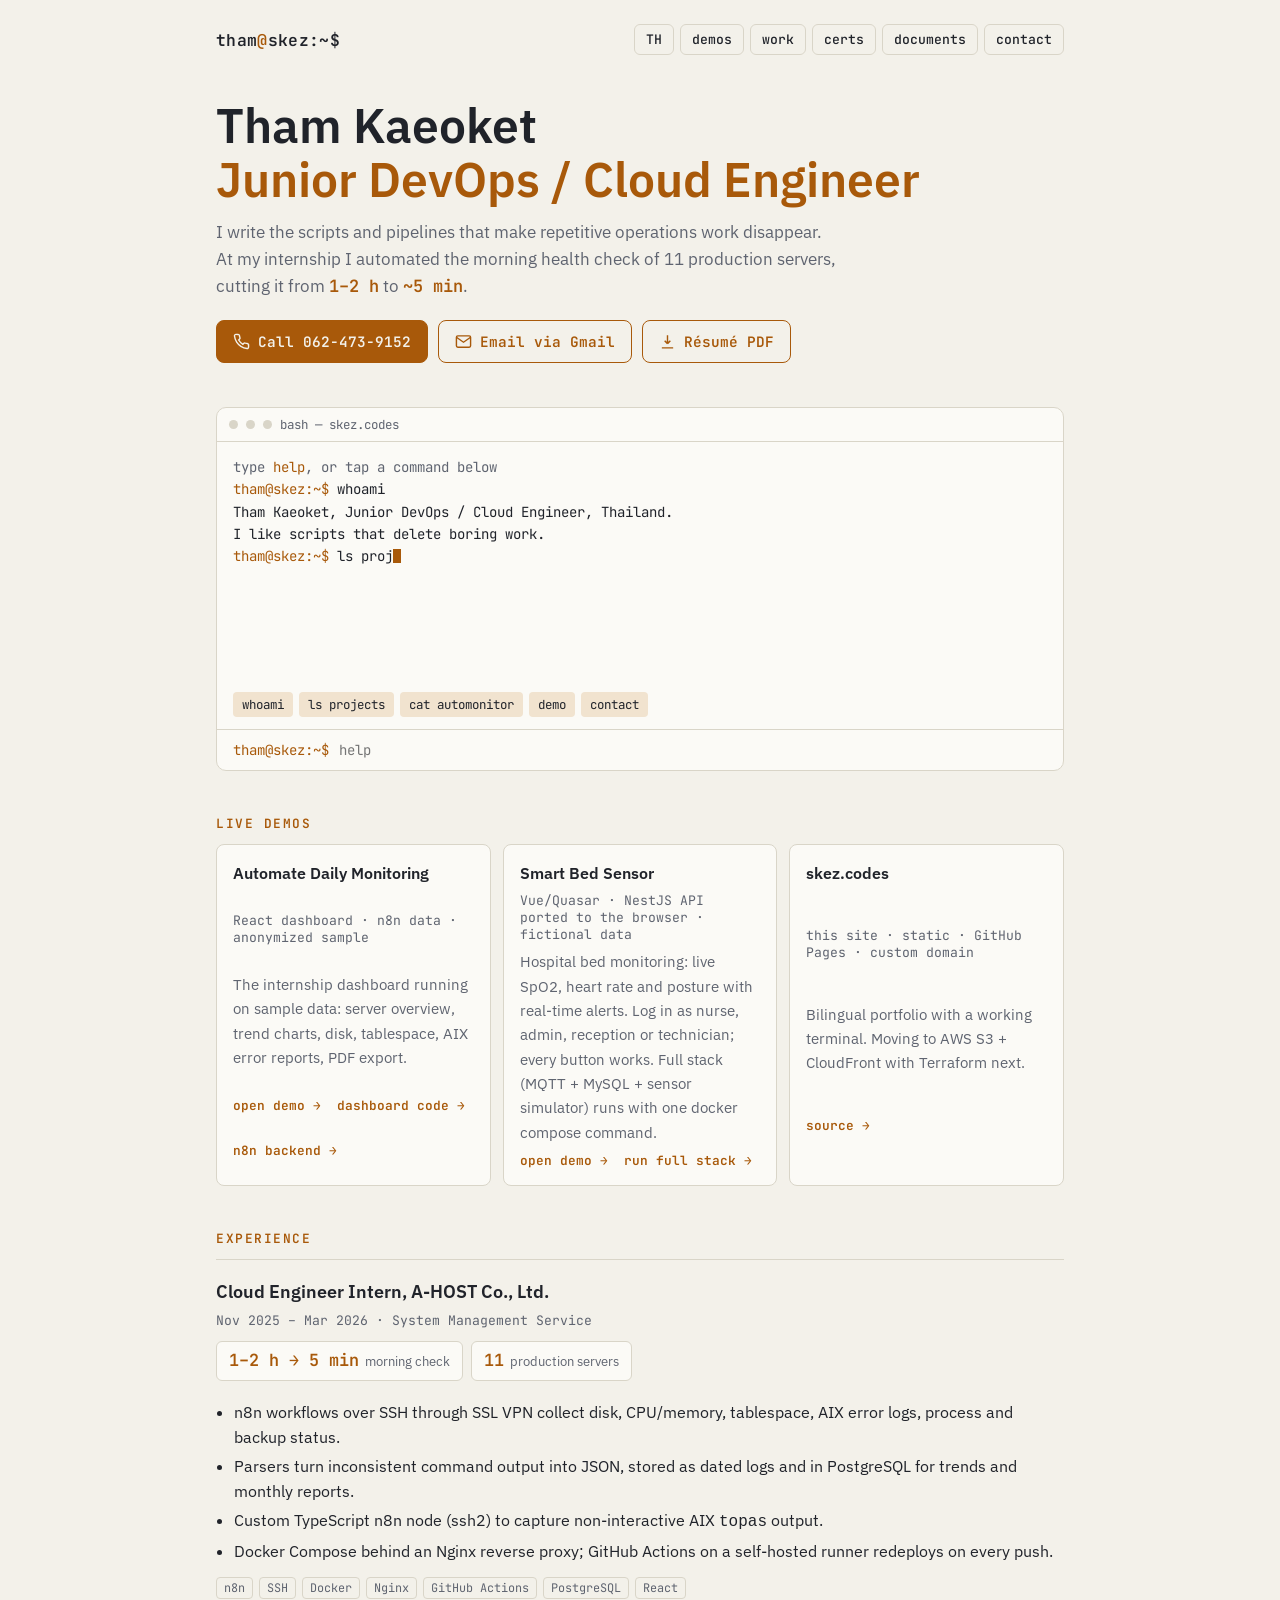
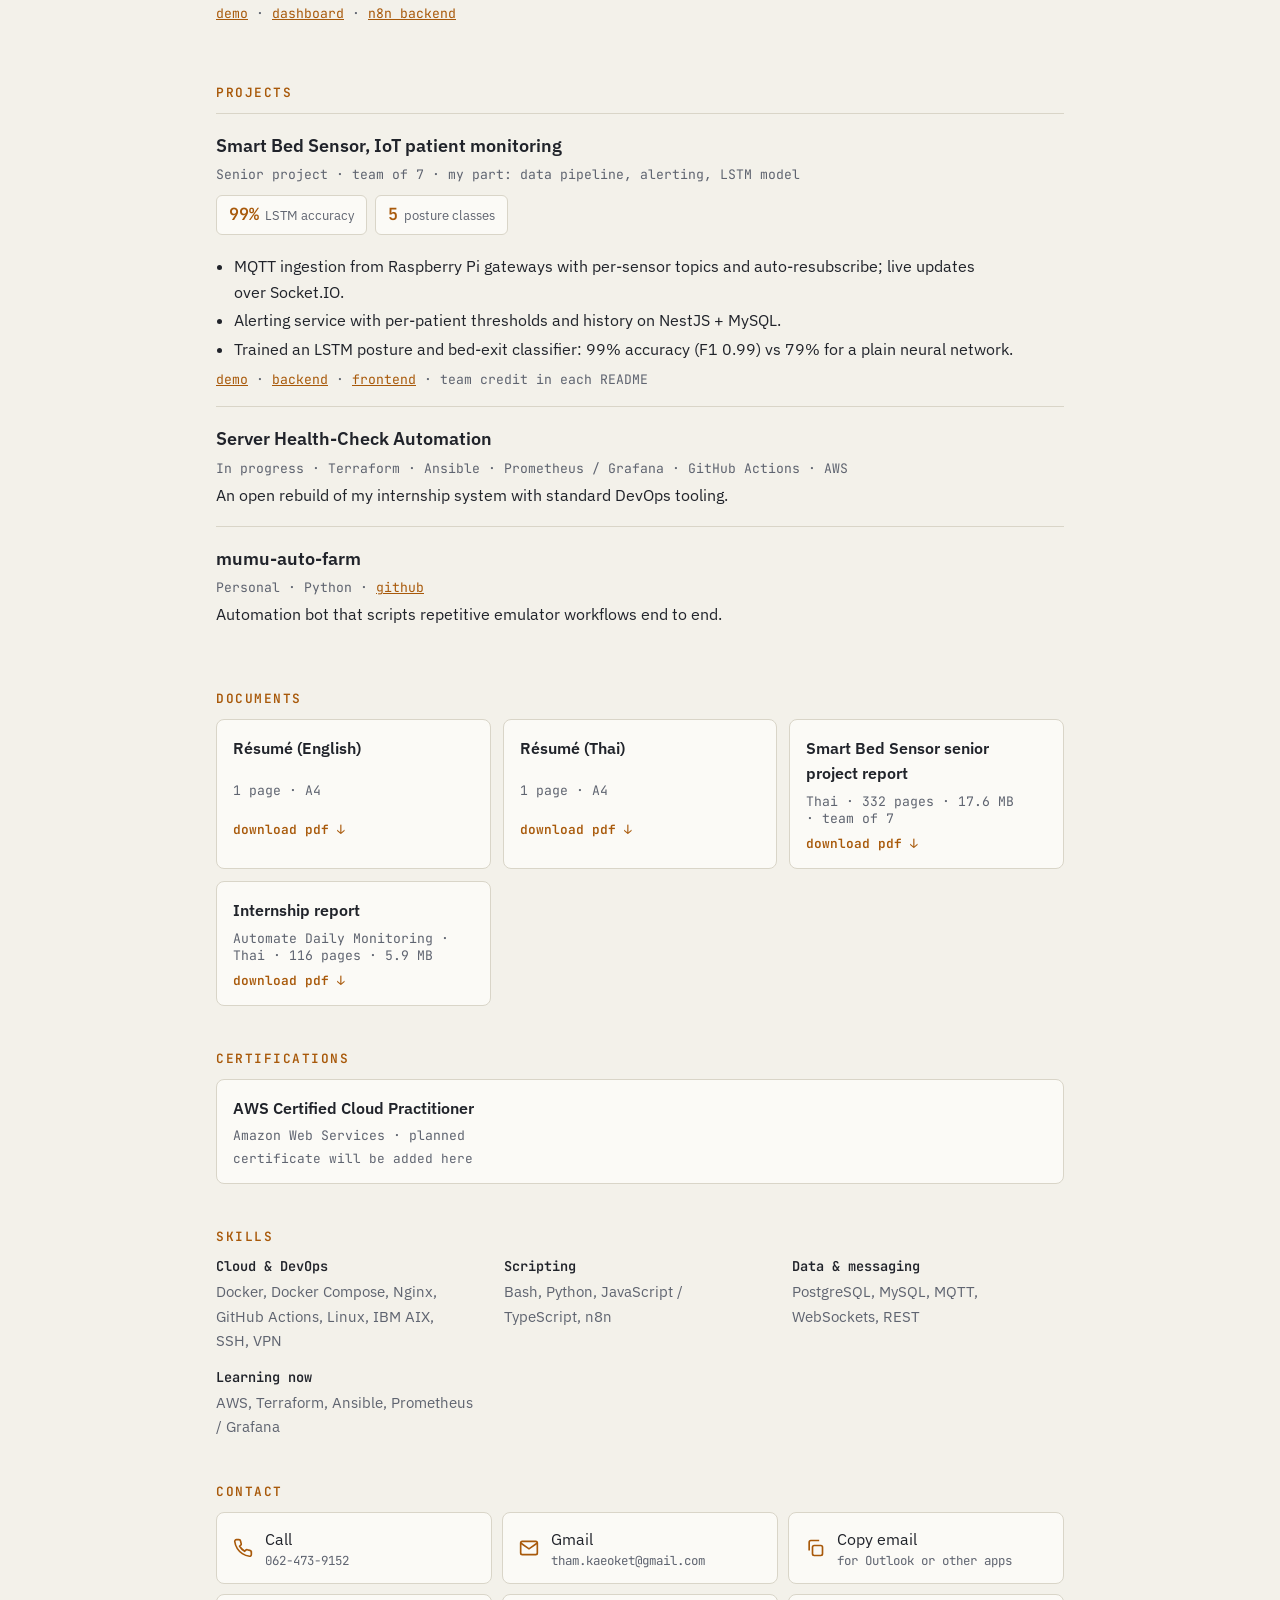
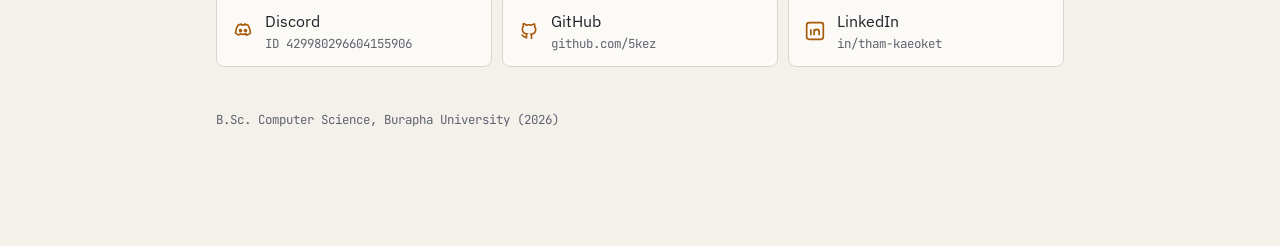
<file: index.html>
<!doctype html>
<html lang="en">
<head>
<meta charset="utf-8">
<meta name="viewport" content="width=device-width, initial-scale=1, viewport-fit=cover">
<title>Tham Kaeoket</title>
<meta name="description" content="Tham Kaeoket, Junior DevOps / Cloud Engineer in Thailand. Infrastructure automation, Linux, Docker, CI/CD.">
<meta property="og:title" content="Tham Kaeoket, Junior DevOps / Cloud Engineer">
<meta property="og:description" content="Automated a 1–2 hour morning server check down to ~5 minutes across 11 production servers.">
<meta property="og:type" content="website">
<meta property="og:url" content="https://skez.codes/">
<meta property="og:image" content="https://skez.codes/og.png">
<meta property="og:image:width" content="1200">
<meta property="og:image:height" content="630">
<meta property="og:image:alt" content="Tham Kaeoket, Junior DevOps / Cloud Engineer">
<meta name="twitter:card" content="summary_large_image">
<link rel="preconnect" href="https://fonts.googleapis.com">
<link rel="stylesheet" href="https://fonts.googleapis.com/css2?family=JetBrains+Mono:wght@400;600&family=IBM+Plex+Sans:wght@400;500;600&family=IBM+Plex+Sans+Thai:wght@400;500;600&display=swap">
<style>
/* Layout: one column; a working shell is the hero, plain sections follow; a fixed contact bar keeps call / email one tap away */
:root{
  --bg:#f3f1ea; --panel:#fbfaf6; --ink:#20232a; --muted:#5f6470; --line:#d9d5c8;
  --amber:#a8590a; --amber-soft:#f1e3cf; --ok:#2f7a4a;
  --mono:"JetBrains Mono","IBM Plex Sans Thai",ui-monospace,Consolas,monospace; --sans:"IBM Plex Sans","IBM Plex Sans Thai",system-ui,sans-serif;
  color-scheme:light;
}
@media (prefers-color-scheme:dark){:root:not([data-theme="light"]){--bg:#14161b;--panel:#1b1e25;--ink:#e8e4da;--muted:#9a9fab;--line:#2c3039;--amber:#f0a443;--amber-soft:#3a2c18;--ok:#6fcf8f;color-scheme:dark}}
:root[data-theme="dark"]{--bg:#14161b;--panel:#1b1e25;--ink:#e8e4da;--muted:#9a9fab;--line:#2c3039;--amber:#f0a443;--amber-soft:#3a2c18;--ok:#6fcf8f;color-scheme:dark}
*{box-sizing:border-box}
html{scroll-behavior:smooth;padding-top:env(safe-area-inset-top,0px)}
body{margin:0;background:var(--bg);color:var(--ink);font-family:var(--sans);font-size:16px;line-height:1.6}
html[data-lang="th"] body{line-height:1.7}
html[data-lang="th"] .en,html:not([data-lang="th"]) .th{display:none!important}
a{color:var(--amber)}
p,li,.meta,.card h3,.doc h3{text-wrap:pretty}
.nw{display:inline-block;max-width:100%}
html[data-lang="th"] p,html[data-lang="th"] li{line-break:strict;word-break:normal}
:focus-visible{outline:2px solid var(--amber);outline-offset:2px}
.wrap{max-width:880px;margin:0 auto;padding-block:24px 120px;padding-left:max(16px,env(safe-area-inset-left,0px));padding-right:max(16px,env(safe-area-inset-right,0px));display:grid;gap:44px}
header{display:flex;flex-wrap:wrap;gap:12px 20px;align-items:center;justify-content:space-between}
.name{font:600 1.02rem var(--mono);letter-spacing:.02em}.name span{color:var(--amber)}
nav{display:flex;gap:6px;flex-wrap:wrap}
.chip{font:500 .82rem var(--mono);color:var(--ink);background:transparent;border:1px solid var(--line);border-radius:6px;padding:6px 11px;cursor:pointer;text-decoration:none;transition:border-color .2s,background .2s}
.chip:hover{border-color:var(--amber);background:var(--amber-soft)}
/* hero */
.intro h1{font-size:clamp(2rem,5vw,3rem);line-height:1.12;margin:0 0 12px;text-wrap:balance;font-weight:600}
.intro h1 .role{display:block;color:var(--amber)}
.intro p{margin:0;max-width:62ch;color:var(--muted);font-size:1.06rem}
.stat{font-family:var(--mono);color:var(--amber);font-weight:600;white-space:nowrap}
.cta{display:flex;flex-wrap:wrap;gap:10px;margin-top:20px}
.btn{display:inline-flex;align-items:center;gap:8px;font:600 .9rem var(--mono);text-decoration:none;border-radius:8px;padding:11px 16px;border:1px solid var(--amber);transition:transform .15s ease,background .2s,color .2s}
.btn svg{width:17px;height:17px;flex:none}
.btn.primary{background:var(--amber);color:var(--bg)}
.btn.ghost{color:var(--amber);background:transparent}
.btn:hover{transform:translateY(-2px)}.btn:active{transform:none}
/* dock appears once the hero buttons scroll away */
try{const dk=document.getElementById("dock");new IntersectionObserver(([e])=>dk.classList.toggle("away",e.isIntersecting)).observe(document.querySelector(".cta"))}catch(e){document.getElementById("dock").classList.remove("away")}
/* terminal */
.term{background:var(--panel);border:1px solid var(--line);border-radius:10px;overflow:hidden}
.bar{display:flex;align-items:center;gap:8px;padding:8px 12px;border-bottom:1px solid var(--line);font:.78rem var(--mono);color:var(--muted)}
.bar i{width:9px;height:9px;border-radius:50%;background:var(--line);display:inline-block}
.out{font:14px/1.6 var(--mono);padding:14px 16px;height:250px;overflow-y:auto;white-space:pre-wrap;overflow-wrap:anywhere}
.out .p{color:var(--amber)}.out .ok{color:var(--ok)}.out .dim{color:var(--muted)}
.caret{display:inline-block;width:8px;height:1em;background:var(--amber);vertical-align:-2px;animation:blink 1s steps(1) infinite}
@keyframes blink{50%{opacity:0}}
.in{display:flex;gap:8px;align-items:center;border-top:1px solid var(--line);padding:10px 16px;font:14px var(--mono)}
.in label{color:var(--amber);white-space:nowrap}
.in input{flex:1;min-width:0;background:transparent;border:0;color:var(--ink);font:inherit;outline:none}
.chips{display:flex;flex-wrap:wrap;gap:6px;padding:0 16px 12px}
.chips button{font:.78rem var(--mono);background:var(--amber-soft);color:var(--ink);border:0;border-radius:4px;padding:4px 9px;cursor:pointer;transition:transform .15s}
.chips button:hover{transform:translateY(-1px)}
/* sections */
section h2{font:600 .8rem var(--mono);text-transform:uppercase;letter-spacing:.12em;color:var(--amber);margin:0 0 12px}
.card{border-top:1px solid var(--line);padding:18px 0;display:grid;gap:6px}
.card h3{margin:0;font-size:1.1rem;font-weight:600}
.meta{font:.82rem var(--mono);color:var(--muted)}
.card ul{margin:4px 0 0;padding-left:18px}.card li{margin:3px 0}
.metrics{display:flex;flex-wrap:wrap;gap:8px;margin:6px 0}
.metrics div{border:1px solid var(--line);border-radius:6px;padding:6px 12px;background:var(--panel)}
.metrics b{font:600 1.05rem var(--mono);color:var(--amber);font-variant-numeric:tabular-nums}
.metrics span{font-size:.8rem;color:var(--muted);margin-left:6px}
.tags{display:flex;flex-wrap:wrap;gap:6px;margin-top:4px}
.tags span{font:.74rem var(--mono);border:1px solid var(--line);border-radius:4px;padding:2px 7px;color:var(--muted)}
.docs{display:grid;grid-template-columns:repeat(auto-fit,minmax(240px,1fr));gap:12px}
.doc{border:1px solid var(--line);border-radius:8px;padding:16px;display:grid;gap:6px;background:var(--panel);min-width:0;transition:border-color .2s,transform .2s}
.doc:hover{border-color:var(--amber);transform:translateY(-2px)}
.doc h3{margin:0;font-size:1rem;font-weight:600}
.doc .dl{justify-self:start;font:600 .8rem var(--mono);color:var(--amber);text-decoration:none;margin-top:2px}
.doc .na{font:.8rem var(--mono);color:var(--muted)}
.skills{display:grid;grid-template-columns:repeat(auto-fit,minmax(220px,1fr));gap:16px}
.skills div{min-width:0}.skills b{display:block;font:600 .85rem var(--mono);margin-bottom:4px}.skills p{margin:0;color:var(--muted);font-size:.95rem}
.contact-grid{display:grid;grid-template-columns:repeat(auto-fit,minmax(220px,1fr));gap:10px}
.contact-grid a,.contact-grid button{display:flex;align-items:center;gap:12px;padding:14px 16px;border:1px solid var(--line);border-radius:8px;background:var(--panel);color:var(--ink);text-decoration:none;font:inherit;text-align:left;cursor:pointer;transition:border-color .2s,transform .2s;min-width:0}
.contact-grid a:hover,.contact-grid button:hover{border-color:var(--amber);transform:translateY(-2px)}
.contact-grid svg{width:20px;height:20px;color:var(--amber);flex:none}
.contact-grid small{display:block;font:.78rem var(--mono);color:var(--muted);overflow-wrap:anywhere}
footer{font:.78rem var(--mono);color:var(--muted)}
/* sticky contact bar */
.dock{position:fixed;left:50%;bottom:calc(14px + env(safe-area-inset-bottom,0px));transform:translateX(-50%);z-index:30;display:flex;gap:6px;padding:6px;background:var(--panel);border:1px solid var(--line);border-radius:12px;box-shadow:0 8px 24px rgba(0,0,0,.12)}
.dock{transition:opacity .25s,transform .25s}.dock.away{opacity:0;transform:translate(-50%,16px);pointer-events:none}
.dock a{display:flex;align-items:center;gap:7px;font:600 .82rem var(--mono);text-decoration:none;color:var(--ink);padding:9px 13px;border-radius:8px;transition:background .2s}
.dock a:hover{background:var(--amber-soft)}
.dock a.call{background:var(--amber);color:var(--bg)}
.dock svg{width:16px;height:16px;flex:none}
.toast{position:fixed;left:50%;bottom:86px;transform:translateX(-50%);background:var(--ink);color:var(--bg);font:.82rem var(--mono);padding:8px 14px;border-radius:6px;z-index:40}
/* entrance motion (runs once on load, content is visible without it) */
@keyframes up{from{opacity:0;transform:translateY(14px)}to{opacity:1;transform:none}}
.rise{animation:up .7s cubic-bezier(.2,.7,.2,1) both}
.d1{animation-delay:.08s}.d2{animation-delay:.18s}.d3{animation-delay:.3s}.d4{animation-delay:.42s}
@media (prefers-reduced-motion:reduce){*,*::before,*::after{animation:none!important;transition:none!important;scroll-behavior:auto!important}}
@media (max-width:520px){.out{height:260px;font-size:13px}.dock a span{display:none}.dock a{padding:10px 14px}}
</style>
</head>
<body>
<div class="wrap">
<header class="rise">
  <div class="name">tham<span>@</span>skez:~$</div>
  <nav aria-label="Main">
    <button class="chip" id="lang" type="button">TH</button>
    <a class="chip en" href="#demos">demos</a><a class="chip th" href="#demos">demo</a>
    <a class="chip en" href="#work">work</a><a class="chip th" href="#work">ผลงาน</a>
    <a class="chip en" href="#certs">certs</a><a class="chip th" href="#certs">ใบรับรอง</a>
    <a class="chip en" href="#docs">documents</a><a class="chip th" href="#docs">เอกสาร</a>
    <a class="chip en" href="#contact">contact</a><a class="chip th" href="#contact">ติดต่อ</a>
  </nav>
</header>

<div class="intro">
  <h1 class="rise d1"><span class="en">Tham Kaeoket</span><span class="th">ธาม แก้วเกษ</span><span class="role">Junior DevOps / Cloud Engineer</span></h1>
  <p class="rise d2 en">I write the scripts and pipelines that make repetitive operations work disappear. At my internship I automated the morning health check of 11 production servers, cutting it from <span class="stat">1–2 h</span> to <span class="stat">~5 min</span>.</p>
  <p class="rise d2 th">ผมเขียน script และ pipeline ที่ทำให้งานดูแลระบบแบบซ้ำ ๆ หายไป ตอน<span class="nw">ฝึกงาน</span>ผมทำระบบตรวจ<span class="nw">เซิร์ฟเวอร์</span> Production 11 เครื่องแบบ<span class="nw">อัตโนมัติ</span> ลดเวลาจาก <span class="stat">1–2 ชม.</span> เหลือ <span class="stat">~5 นาที</span></p>
  <div class="cta rise d3">
    <a class="btn primary" href="tel:+66624739152"><svg viewBox="0 0 24 24" fill="none" stroke="currentColor" stroke-width="2" aria-hidden="true"><path d="M22 16.9v3a2 2 0 0 1-2.2 2 19.8 19.8 0 0 1-8.6-3.1 19.5 19.5 0 0 1-6-6A19.8 19.8 0 0 1 2.1 4.2 2 2 0 0 1 4.1 2h3a2 2 0 0 1 2 1.7c.1 1 .4 1.9.7 2.8a2 2 0 0 1-.5 2.1L8 9.9a16 16 0 0 0 6 6l1.3-1.3a2 2 0 0 1 2.1-.4c.9.3 1.8.6 2.8.7a2 2 0 0 1 1.7 2z"/></svg><span class="en">Call 062-473-9152</span><span class="th">โทร 062-473-9152</span></a>
    <a class="btn ghost gmail" href="https://mail.google.com/mail/?view=cm&amp;fs=1&amp;to=tham.kaeoket@gmail.com&amp;su=Job%20opportunity" target="_blank" rel="noopener"><svg viewBox="0 0 24 24" fill="none" stroke="currentColor" stroke-width="2" aria-hidden="true"><rect x="2" y="4" width="20" height="16" rx="2"/><path d="m22 6-10 7L2 6"/></svg><span class="en">Email via Gmail</span><span class="th">ส่งอีเมล (Gmail)</span></a>
    <a class="btn ghost rlink" href="resume.pdf"><svg viewBox="0 0 24 24" fill="none" stroke="currentColor" stroke-width="2" aria-hidden="true"><path d="M12 3v12m0 0-4-4m4 4 4-4M4 21h16"/></svg><span class="en">Résumé PDF</span><span class="th">เรซูเม่ PDF</span></a>
  </div>
</div>

<div class="term rise d4" aria-label="Interactive terminal">
  <div class="bar"><i></i><i></i><i></i><span>bash — skez.codes</span></div>
  <div id="out" class="out" role="log" aria-live="polite"></div>
  <div class="chips" id="chips"></div>
  <form class="in" id="form" autocomplete="off"><label for="cmd">tham@skez:~$</label><input id="cmd" spellcheck="false" autocapitalize="off" placeholder="help"></form>
</div>

<main style="display:grid;gap:44px">
  <section id="demos">
    <h2><span class="en">Live demos</span><span class="th">ทดลองใช้งานจริง</span></h2>
    <div class="docs">
      <div class="doc">
        <h3>Automate Daily Monitoring</h3>
        <div class="meta"><span class="en">React dashboard · n8n data · anonymized sample</span><span class="th">React dashboard · ข้อมูลจาก n8n · ข้อมูลตัวอย่างที่ปิดชื่อแล้ว</span></div>
        <p style="margin:0;color:var(--muted);font-size:.95rem" class="en">The internship dashboard running on sample data: server overview, trend charts, disk, tablespace, AIX error reports, PDF export.</p>
        <p style="margin:0;color:var(--muted);font-size:.95rem" class="th">dashboard จากงานฝึกงาน รันด้วยข้อมูลตัวอย่าง: ภาพรวมเซิร์ฟเวอร์ กราฟแนวโน้ม disk tablespace error report ของ AIX และส่งออก PDF</p>
        <div style="display:flex;gap:16px;flex-wrap:wrap"><a class="dl" href="demo/monitoring/"><span class="en">open demo →</span><span class="th">เปิด demo →</span></a><a class="dl" href="https://github.com/5kez/automate-daily-monitoring"><span class="en">dashboard code →</span><span class="th">โค้ด dashboard →</span></a><a class="dl" href="https://github.com/5kez/n8n-server-monitoring"><span class="en">n8n backend →</span><span class="th">โค้ด n8n →</span></a></div>
      </div>
      <div class="doc">
        <h3>Smart Bed Sensor</h3>
        <div class="meta"><span class="en">Vue/Quasar · NestJS API ported to the browser · fictional data</span><span class="th">Vue/Quasar · API ของ NestJS ที่ย้ายมารันในเบราว์เซอร์ · ข้อมูลสมมติ</span></div>
        <p style="margin:0;color:var(--muted);font-size:.95rem" class="en">Hospital bed monitoring: live SpO2, heart rate and posture with real-time alerts. Log in as nurse, admin, reception or technician; every button works. Full stack (MQTT + MySQL + sensor simulator) runs with one docker compose command.</p>
        <p style="margin:0;color:var(--muted);font-size:.95rem" class="th">ระบบติดตามผู้ป่วยบนเตียง: ค่า SpO2 ชีพจร และท่านอนแบบเรียลไทม์ พร้อมแจ้งเตือน เข้าได้ทั้งบทบาทพยาบาล ผู้ดูแลระบบ ประชาสัมพันธ์ และช่าง ทุกปุ่มใช้งานได้จริง ส่วนระบบเต็ม (MQTT + MySQL + ตัวจำลองเซนเซอร์) รันได้ด้วย docker compose คำสั่งเดียว</p>
        <div style="display:flex;gap:16px;flex-wrap:wrap"><a class="dl" href="demo/smartbed/"><span class="en">open demo →</span><span class="th">เปิด demo →</span></a><a class="dl" href="https://github.com/5kez/backend_bedproject#-try-it"><span class="en">run full stack →</span><span class="th">รันระบบเต็ม →</span></a></div>
      </div>
      <div class="doc">
        <h3>skez.codes</h3>
        <div class="meta"><span class="en">this site · static · GitHub Pages · custom domain</span><span class="th">เว็บนี้ · static · GitHub Pages · โดเมนของตัวเอง</span></div>
        <p style="margin:0;color:var(--muted);font-size:.95rem" class="en">Bilingual portfolio with a working terminal. Moving to AWS S3 + CloudFront with Terraform next.</p>
        <p style="margin:0;color:var(--muted);font-size:.95rem" class="th">พอร์ตโฟลิโอ 2 ภาษาพร้อม terminal ที่พิมพ์คำสั่งได้ ขั้นต่อไปย้ายไป AWS S3 + CloudFront ด้วย Terraform</p>
        <a class="dl" href="https://github.com/5kez/5kez.github.io"><span class="en">source →</span><span class="th">ดูโค้ด →</span></a>
      </div>
    </div>
  </section>

  <section id="work">
    <h2><span class="en">Experience</span><span class="th">ประสบการณ์ทำงาน</span></h2>
    <div class="card">
      <h3><span class="en">Cloud Engineer Intern, A-HOST Co., Ltd.</span><span class="th">Cloud Engineer (นักศึกษาสหกิจศึกษา) บริษัท เอ-โฮสต์ จำกัด</span></h3>
      <div class="meta"><span class="en"><span class="nw">Nov 2025 – Mar 2026</span> · <span class="nw">System Management Service</span></span><span class="th"><span class="nw">พ.ย. 2568 – มี.ค. 2569</span> · <span class="nw">แผนก System Management Service</span></span></div>
      <div class="metrics"><div><b>1–2 h → 5 min</b><span class="en">morning check</span><span class="th"><span class="nw">ตรวจช่วงเช้า</span></span></div><div><b>11</b><span class="en">production servers</span><span class="th"><span class="nw">เซิร์ฟเวอร์</span></span></div></div>
      <ul class="en">
        <li>n8n workflows over SSH through SSL VPN collect disk, CPU/memory, tablespace, AIX error logs, process and backup status.</li>
        <li>Parsers turn inconsistent command output into JSON, stored as dated logs and in PostgreSQL for trends and monthly reports.</li>
        <li>Custom TypeScript n8n node (ssh2) to capture non‑interactive AIX <code>topas</code> output.</li>
        <li>Docker Compose behind an Nginx reverse proxy; GitHub Actions on a self‑hosted runner redeploys on every push.</li>
      </ul>
      <ul class="th">
        <li>workflow ด้วย n8n เชื่อมต่อผ่าน SSH และ SSL VPN เก็บข้อมูล disk, CPU/memory, tablespace, AIX error log, process และ backup</li>
        <li>parser แปลงผลลัพธ์คำสั่งที่รูปแบบไม่แน่นอนเป็น JSON เก็บเป็น log ตามวันที่และใน PostgreSQL เพื่อดูแนวโน้มและทำรายงาน<span class="nw">รายเดือน</span></li>
        <li>custom node ของ n8n ด้วย TypeScript (ssh2) สำหรับดึงผล <code>topas</code> ของ AIX</li>
        <li>Docker Compose หลัง Nginx reverse proxy และ GitHub Actions บน self‑hosted runner ที่ deploy ใหม่ทุกครั้งที่ push</li>
      </ul>
      <div class="tags"><span>n8n</span><span>SSH</span><span>Docker</span><span>Nginx</span><span>GitHub Actions</span><span>PostgreSQL</span><span>React</span></div>
      <div class="meta"><a href="demo/monitoring/">demo</a> · <a href="https://github.com/5kez/automate-daily-monitoring">dashboard</a> · <a href="https://github.com/5kez/n8n-server-monitoring">n8n backend</a></div>
    </div>
  </section>

  <section>
    <h2><span class="en">Projects</span><span class="th">โครงงาน</span></h2>
    <div class="card">
      <h3><span class="en">Smart Bed Sensor, IoT patient monitoring</span><span class="th">Smart Bed Sensor ระบบติดตามผู้ป่วยผ่านเซนเซอร์ IoT</span></h3>
      <div class="meta"><span class="en"><span class="nw">Senior project</span> · <span class="nw">team of 7</span> · <span class="nw">my part: data pipeline, alerting, LSTM model</span></span><span class="th">โครงงานจบ · ทีม 7 คน · ส่วนที่ผมทำ: data pipeline, ระบบ<span class="nw">แจ้งเตือน</span>, โมเดล LSTM</span></div>
      <div class="metrics"><div><b>99%</b><span class="en">LSTM accuracy</span><span class="th"><span class="nw">ความแม่นยำ</span> LSTM</span></div><div><b>5</b><span class="en">posture classes</span><span class="th"><span class="nw">คลาสท่านอน</span></span></div></div>
      <ul class="en">
        <li>MQTT ingestion from Raspberry Pi gateways with per‑sensor topics and auto‑resubscribe; live updates over Socket.IO.</li>
        <li>Alerting service with per‑patient thresholds and history on NestJS + MySQL.</li>
        <li>Trained an LSTM posture and bed‑exit classifier: 99% accuracy (F1&nbsp;0.99) vs 79% for a plain neural network.</li>
      </ul>
      <ul class="th">
        <li>รับข้อมูลผ่าน MQTT จาก Raspberry Pi gateway แยก topic ตามเซนเซอร์ เชื่อมต่อใหม่<span class="nw">อัตโนมัติ</span> และส่งขึ้นหน้าจอแบบ<span class="nw">เรียลไทม์</span>ด้วย Socket.IO</li>
        <li>ระบบ<span class="nw">แจ้งเตือน</span>ตามเกณฑ์รายผู้ป่วยพร้อม<span class="nw">ประวัติ</span> บน NestJS + MySQL</li>
        <li>เทรนโมเดล LSTM จำแนกท่านอนและ<span class="nw">การลุกจากเตียง</span> ได้<span class="nw">ความแม่นยำ</span> 99% (F1&nbsp;0.99) เทียบกับ neural network <span class="nw">ธรรมดา</span> 79%</li>
      </ul>
      <div class="meta"><a href="demo/smartbed/">demo</a> · <a href="https://github.com/5kez/backend_bedproject">backend</a> · <a href="https://github.com/5kez/frontend_bedproject">frontend</a> · <span class="en">team credit in each README</span><span class="th">ระบุเครดิตทีมไว้ใน README</span></div>
    </div>
    <div class="card">
      <h3>Server Health-Check Automation</h3>
      <div class="meta"><span class="en">In progress</span><span class="th">กำลังทำ</span> · Terraform · Ansible · Prometheus / Grafana · GitHub Actions · AWS</div>
      <p style="margin:0" class="en">An open rebuild of my internship system with standard DevOps tooling.</p>
      <p style="margin:0" class="th">สร้างระบบแบบที่ทำตอน<span class="nw">ฝึกงาน</span>ขึ้นใหม่ด้วย<span class="nw">เครื่องมือมาตรฐาน</span>ของสาย DevOps</p>
    </div>
    <div class="card">
      <h3>mumu-auto-farm</h3>
      <div class="meta"><span class="en">Personal</span><span class="th"><span class="nw">โปรเจกต์ส่วนตัว</span></span> · Python · <a href="https://github.com/5kez/mumu-auto-farm">github</a></div>
      <p style="margin:0" class="en">Automation bot that scripts repetitive emulator workflows end to end.</p>
      <p style="margin:0" class="th">bot <span class="nw">อัตโนมัติ</span>สำหรับงานซ้ำ ๆ บน emulator</p>
    </div>
  </section>

  <section id="docs">
    <h2><span class="en">Documents</span><span class="th">เอกสาร</span></h2>
    <div class="docs">
      <div class="doc"><h3><span class="en">Résumé (English)</span><span class="th">เรซูเม่ (<span class="nw">ภาษาอังกฤษ</span>)</span></h3><div class="meta"><span class="en"><span class="nw">1 page</span> · <span class="nw">A4</span></span><span class="th"><span class="nw">1 หน้า</span> · <span class="nw">A4</span></span></div><a class="dl" href="resume.pdf"><span class="en">download pdf ↓</span><span class="th"><span class="nw">ดาวน์โหลด</span> pdf ↓</span></a></div>
      <div class="doc"><h3><span class="en">Résumé (Thai)</span><span class="th">เรซูเม่ (<span class="nw">ภาษาไทย</span>)</span></h3><div class="meta"><span class="en"><span class="nw">1 page</span> · <span class="nw">A4</span></span><span class="th"><span class="nw">1 หน้า</span> · <span class="nw">A4</span></span></div><a class="dl" href="resume-th.pdf"><span class="en">download pdf ↓</span><span class="th"><span class="nw">ดาวน์โหลด</span> pdf ↓</span></a></div>
      <div class="doc"><h3><span class="en">Smart Bed Sensor senior project report</span><span class="th">เล่มโครงงานจบ Smart Bed Sensor</span></h3><div class="meta"><span class="en"><span class="nw">Thai</span> · <span class="nw">332 pages</span> · <span class="nw">17.6 MB</span> · <span class="nw">team of 7</span></span><span class="th"><span class="nw">ภาษาไทย</span> · 332 หน้า · 17.6 MB · ทีม 7 คน</span></div><a class="dl" href="docs/smart-bed-senior-project-report.pdf"><span class="en">download pdf ↓</span><span class="th"><span class="nw">ดาวน์โหลด</span> pdf ↓</span></a></div>
      <div class="doc"><h3><span class="en">Internship report</span><span class="th">เล่มรายงานสหกิจศึกษา</span></h3><div class="meta"><span class="en"><span class="nw">Automate Daily Monitoring</span> · <span class="nw">Thai</span> · <span class="nw">116 pages</span> · <span class="nw">5.9 MB</span></span><span class="th">Automate Daily Monitoring · <span class="nw">ภาษาไทย</span> · 116 หน้า · 5.9 MB</span></div><a class="dl" href="docs/internship-report-automate-monitoring.pdf"><span class="en">download pdf ↓</span><span class="th"><span class="nw">ดาวน์โหลด</span> pdf ↓</span></a></div>
    </div>
  </section>

  <section id="certs">
    <h2><span class="en">Certifications</span><span class="th">ใบรับรอง</span></h2>
    <!-- To add a certificate: put the PDF or image in /certs/ and copy one .doc card below.
         Set the status line to the issue date and point the link at the file or the issuer's verify page. -->
    <div class="docs" id="cert-list">
      <div class="doc">
        <h3>AWS Certified Cloud Practitioner</h3>
        <div class="meta"><span class="nw">Amazon Web Services</span> · <span class="en nw">planned</span><span class="th nw">วางแผนจะสอบ</span></div>
        <span class="na"><span class="en">certificate will be added here</span><span class="th">จะเพิ่มใบรับรองไว้ที่นี่</span></span>
      </div>
    </div>
  </section>

  <section>
    <h2><span class="en">Skills</span><span class="th">ทักษะ</span></h2>
    <div class="skills">
      <div><b>Cloud &amp; DevOps</b><p>Docker, Docker Compose, Nginx, GitHub Actions, Linux, IBM AIX, SSH, VPN</p></div>
      <div><b>Scripting</b><p>Bash, Python, JavaScript / TypeScript, n8n</p></div>
      <div><b>Data &amp; messaging</b><p>PostgreSQL, MySQL, MQTT, WebSockets, REST</p></div>
      <div><b><span class="en">Learning now</span><span class="th">กำลังเรียน</span></b><p>AWS, Terraform, Ansible, Prometheus / Grafana</p></div>
    </div>
  </section>

  <section id="contact">
    <h2><span class="en">Contact</span><span class="th">ติดต่อ</span></h2>
    <div class="contact-grid">
      <a href="tel:+66624739152"><svg viewBox="0 0 24 24" fill="none" stroke="currentColor" stroke-width="2" aria-hidden="true"><path d="M22 16.9v3a2 2 0 0 1-2.2 2 19.8 19.8 0 0 1-8.6-3.1 19.5 19.5 0 0 1-6-6A19.8 19.8 0 0 1 2.1 4.2 2 2 0 0 1 4.1 2h3a2 2 0 0 1 2 1.7c.1 1 .4 1.9.7 2.8a2 2 0 0 1-.5 2.1L8 9.9a16 16 0 0 0 6 6l1.3-1.3a2 2 0 0 1 2.1-.4c.9.3 1.8.6 2.8.7a2 2 0 0 1 1.7 2z"/></svg><div><span class="en">Call</span><span class="th">โทร</span><small>062-473-9152</small></div></a>
      <a class="gmail" href="https://mail.google.com/mail/?view=cm&amp;fs=1&amp;to=tham.kaeoket@gmail.com&amp;su=Job%20opportunity" target="_blank" rel="noopener"><svg viewBox="0 0 24 24" fill="none" stroke="currentColor" stroke-width="2" aria-hidden="true"><rect x="2" y="4" width="20" height="16" rx="2"/><path d="m22 6-10 7L2 6"/></svg><div>Gmail<small>tham.kaeoket@gmail.com</small></div></a>
      <button type="button" id="copymail"><svg viewBox="0 0 24 24" fill="none" stroke="currentColor" stroke-width="2" aria-hidden="true"><rect x="9" y="9" width="12" height="12" rx="2"/><path d="M5 15V5a2 2 0 0 1 2-2h10"/></svg><div><span class="en">Copy email</span><span class="th">คัดลอกอีเมล</span><small><span class="en">for Outlook or other apps</span><span class="th">สำหรับ Outlook หรือแอปอื่น</span></small></div></button>
      <a href="https://discord.com/users/429980296604155906" target="_blank" rel="noopener"><svg viewBox="0 0 24 24" fill="none" stroke="currentColor" stroke-width="2" aria-hidden="true"><path d="M8 17c-2.5-.4-4-1.3-5-2.5.2-3.6 1.2-7 3-9.5a14 14 0 0 1 4-1.3l.5 1.1a13 13 0 0 1 3 0l.5-1.1a14 14 0 0 1 4 1.3c1.8 2.5 2.8 5.9 3 9.5-1 1.2-2.5 2.1-5 2.5l-1-1.6"/><circle cx="9" cy="11.5" r="1.2"/><circle cx="15" cy="11.5" r="1.2"/><path d="M7.5 15c2.8 1.3 6.2 1.3 9 0"/></svg><div>Discord<small>ID 429980296604155906</small></div></a>
      <a href="https://github.com/5kez" target="_blank" rel="noopener"><svg viewBox="0 0 24 24" fill="none" stroke="currentColor" stroke-width="2" aria-hidden="true"><path d="M9 19c-4 1.5-4-2-6-2.5m12 5v-3.5c0-1 .1-1.4-.5-2 2.8-.3 5.5-1.4 5.5-6a4.6 4.6 0 0 0-1.3-3.2 4.2 4.2 0 0 0-.1-3.2s-1.1-.3-3.5 1.3a12 12 0 0 0-6.2 0C6.5 2.8 5.4 3.1 5.4 3.1a4.2 4.2 0 0 0-.1 3.2A4.6 4.6 0 0 0 4 9.5c0 4.6 2.7 5.7 5.5 6-.6.6-.6 1.2-.5 2V21"/></svg><div>GitHub<small>github.com/5kez</small></div></a>
      <a href="https://www.linkedin.com/in/tham-kaeoket/" target="_blank" rel="noopener"><svg viewBox="0 0 24 24" fill="none" stroke="currentColor" stroke-width="2" aria-hidden="true"><rect x="2" y="2" width="20" height="20" rx="3"/><path d="M7 10v7M7 7v.01M11 17v-7M11 13a3 3 0 0 1 6 0v4"/></svg><div>LinkedIn<small>in/tham-kaeoket</small></div></a>
    </div>
  </section>
</main>
<footer><span class="en"><span class="nw">B.Sc. Computer Science, Burapha University (2026)</span></span><span class="th"><span class="nw">วท.บ. วิทยาการคอมพิวเตอร์ มหาวิทยาลัยบูรพา (2569)</span></span></footer>
</div>

<nav class="dock away" id="dock" aria-label="Quick contact">
  <a class="call" href="tel:+66624739152"><svg viewBox="0 0 24 24" fill="none" stroke="currentColor" stroke-width="2" aria-hidden="true"><path d="M22 16.9v3a2 2 0 0 1-2.2 2 19.8 19.8 0 0 1-8.6-3.1 19.5 19.5 0 0 1-6-6A19.8 19.8 0 0 1 2.1 4.2 2 2 0 0 1 4.1 2h3a2 2 0 0 1 2 1.7c.1 1 .4 1.9.7 2.8a2 2 0 0 1-.5 2.1L8 9.9a16 16 0 0 0 6 6l1.3-1.3a2 2 0 0 1 2.1-.4c.9.3 1.8.6 2.8.7a2 2 0 0 1 1.7 2z"/></svg><span class="en">Call</span><span class="th">โทร</span></a>
  <a class="gmail" href="https://mail.google.com/mail/?view=cm&amp;fs=1&amp;to=tham.kaeoket@gmail.com&amp;su=Job%20opportunity" target="_blank" rel="noopener"><svg viewBox="0 0 24 24" fill="none" stroke="currentColor" stroke-width="2" aria-hidden="true"><rect x="2" y="4" width="20" height="16" rx="2"/><path d="m22 6-10 7L2 6"/></svg><span>Gmail</span></a>
  <a class="rlink" href="resume.pdf"><svg viewBox="0 0 24 24" fill="none" stroke="currentColor" stroke-width="2" aria-hidden="true"><path d="M12 3v12m0 0-4-4m4 4 4-4M4 21h16"/></svg><span class="en">Résumé</span><span class="th">เรซูเม่</span></a>
</nav>

<script>
/* language */
/* English first; Thai only when the visitor picks it (saved under a new key, so the old auto-detected choice is ignored) */
let LANG="en";try{LANG=localStorage.getItem("lang-choice")==="th"?"th":"en"}catch(e){}
function setLang(l){LANG=l;const h=document.documentElement;h.dataset.lang=l;h.lang=l;document.getElementById("lang").textContent=l==="th"?"EN":"TH";
  document.querySelectorAll(".rlink").forEach(a=>a.href=l==="th"?"resume-th.pdf":"resume.pdf");
  const subj=encodeURIComponent(l==="th"?"ติดต่อเรื่องงาน":"Job opportunity");
  document.querySelectorAll("a.gmail").forEach(a=>a.href="https://mail.google.com/mail/?view=cm&fs=1&to=tham.kaeoket@gmail.com&su="+subj);
}
document.getElementById("lang").onclick=()=>{setLang(LANG==="th"?"en":"th");try{localStorage.setItem("lang-choice",LANG)}catch(e){}};setLang(LANG);
/* copy email */
function toast(t){const d=document.createElement("div");d.className="toast";d.textContent=t;document.body.append(d);setTimeout(()=>d.remove(),1800)}
document.getElementById("copymail").onclick=()=>{const m="tham.kaeoket@gmail.com";(navigator.clipboard?navigator.clipboard.writeText(m):Promise.reject()).then(()=>toast(LANG==="th"?"คัดลอกอีเมลแล้ว":"Email copied")).catch(()=>toast(m))};
/* terminal */
const P={automonitor:["Automate Daily Monitoring (internship)","problem   1–2 h of manual SSH checks every morning, copied into Excel","solution  n8n over SSH + VPN → parse → JSON → PostgreSQL → React dashboard","scale     11 production servers, Linux and IBM AIX","result    ~5 minutes per morning, no manual data entry"],
 smartbed:["Smart Bed Sensor (senior project, team of 7)","my part   MQTT pipeline, Socket.IO gateways, alerting, LSTM model","model     LSTM 99% · NN 79% · SVM 25%","stack     NestJS · MySQL · MQTT · Raspberry Pi · Keras","demo      demo smartbed  (in-browser, fictional data)"],
 healthcheck:["Server Health-Check Automation (in progress)","plan      Terraform → EC2 · Ansible → collectors · Prometheus/Grafana → alerts"],
 "mumu-auto-farm":["mumu-auto-farm (personal)","python    automation bot for repetitive emulator workflows"]};
const out=document.getElementById("out"),cmd=document.getElementById("cmd");
const esc=s=>s.replace(/[&<>]/g,c=>({"&":"&amp;","<":"&lt;",">":"&gt;"}[c]));
function pr(h,c){const d=document.createElement("div");if(c)d.className=c;d.innerHTML=h;out.append(d);out.scrollTop=out.scrollHeight}
const C={help:()=>pr("whoami · ls projects · cat &lt;project&gt; · demo &lt;monitoring|smartbed&gt; · skills · contact · resume · clear"),
 whoami:()=>pr("Tham Kaeoket, Junior DevOps / Cloud Engineer, Thailand.\nI like scripts that delete boring work."),
 ls:()=>pr(Object.keys(P).map(k=>`<span class="ok">${k}/</span>`).join("  ")),
 cat:a=>{const p=P[(a[0]||"").replace(/\/$/,"")];p?pr(`<span class="p"># ${p[0]}</span>\n`+p.slice(1).map(esc).join("\n")):pr(`cat: ${esc(a[0]||"")}: try ls projects`,"dim")},
 skills:()=>pr("cloud/devops  docker compose nginx github-actions linux aix ssh\nscripting     bash python typescript n8n\nlearning      aws terraform ansible prometheus grafana"),
 contact:()=>pr('call   <a href="tel:+66624739152">062-473-9152</a>\nemail  <a href="https://mail.google.com/mail/?view=cm&fs=1&to=tham.kaeoket@gmail.com" target="_blank" rel="noopener">tham.kaeoket@gmail.com</a>\ndiscord <a href="https://discord.com/users/429980296604155906" target="_blank" rel="noopener">429980296604155906</a>\nlinkedin <a href="https://www.linkedin.com/in/tham-kaeoket/" target="_blank" rel="noopener">tham-kaeoket</a>'),
 resume:()=>pr(`<a href="${LANG==="th"?"resume-th.pdf":"resume.pdf"}">${LANG==="th"?"resume-th.pdf":"resume.pdf"}</a>`),
 demo:a=>{const d={monitoring:"demo/monitoring/",smartbed:"demo/smartbed/"};const k=d[a[0]]?a[0]:null;if(!k){pr('demo monitoring · demo smartbed','dim');return}pr(`opening ${d[k]} ...`,'dim');setTimeout(()=>location.href=d[k],400)},
 clear:()=>{out.innerHTML=""},sudo:()=>pr("nice try. this incident will be reported.","dim")};
function run(line){const r=line.trim();pr(`<span class="p">tham@skez:~$</span> ${esc(r)}`);if(!r)return;const[c,...a]=r.split(/\s+/);(C[c.toLowerCase()]||(()=>pr(`${esc(c)}: command not found. type <span class="p">help</span>`,"dim")))(a)}
document.getElementById("form").addEventListener("submit",e=>{e.preventDefault();run(cmd.value);cmd.value=""});
const chips=document.getElementById("chips");["whoami","ls projects","cat automonitor","demo","contact"].forEach(c=>{const b=document.createElement("button");b.type="button";b.textContent=c;b.onclick=()=>run(c);chips.append(b)});
/* boot: type the first commands so the shell feels alive */
const reduce=matchMedia("(prefers-reduced-motion: reduce)").matches;
async function typeRun(c){if(reduce){run(c);return}const line=document.createElement("div");line.innerHTML='<span class="p">tham@skez:~$</span> <span class="t"></span><span class="caret"></span>';out.append(line);const t=line.querySelector(".t");
  for(const ch of c){t.textContent+=ch;await new Promise(r=>setTimeout(r,55))}await new Promise(r=>setTimeout(r,180));line.remove();run(c)}
(async()=>{pr('type <span class="p">help</span>, or tap a command below',"dim");await new Promise(r=>setTimeout(r,reduce?0:650));await typeRun("whoami");await typeRun("ls projects")})();
</script>
</body>
</html>
</file>
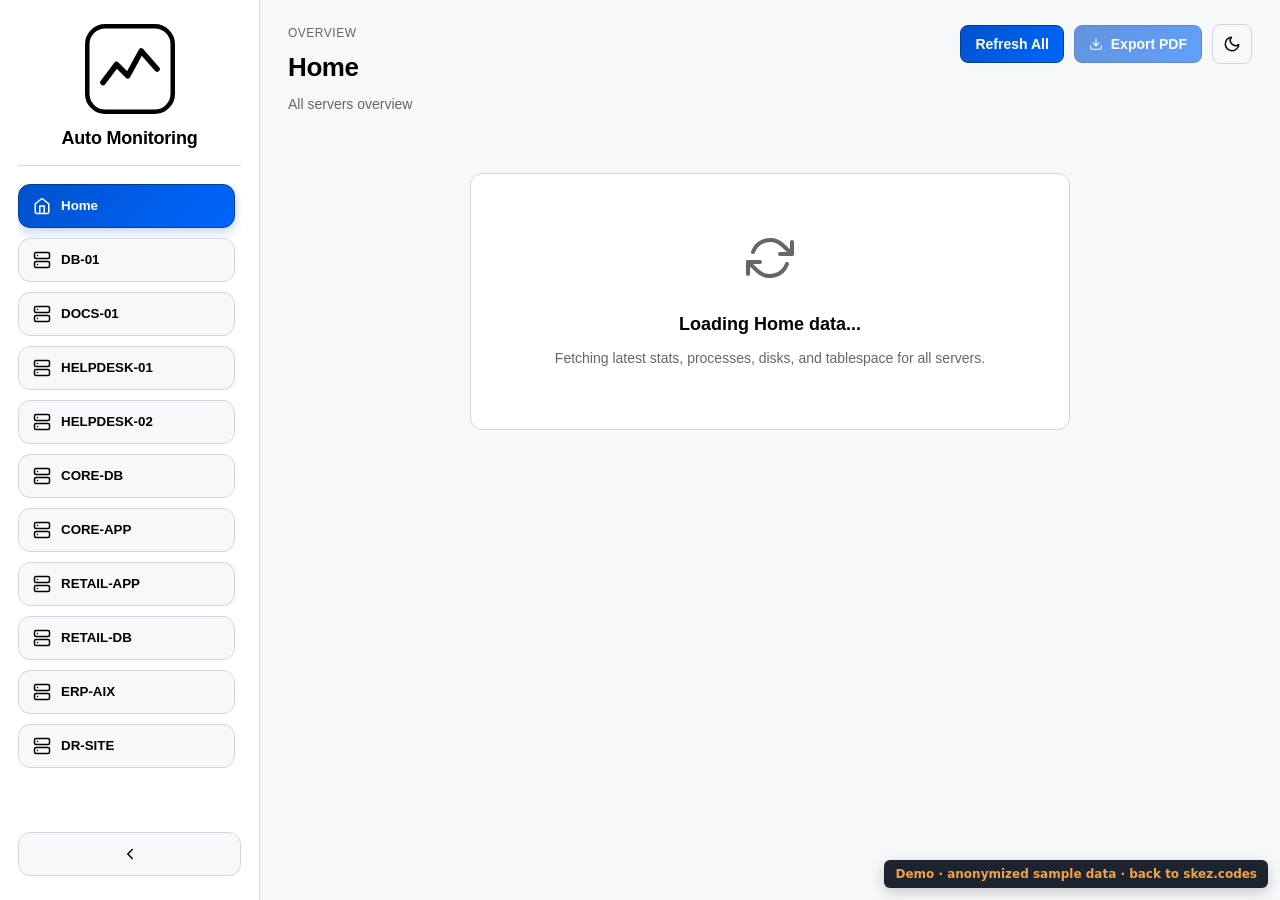
<file: demo/monitoring/index.html>
<!DOCTYPE html>
<html lang="en">
  <head>
    <meta charset="UTF-8" />
    <title>Server Monitor</title>
    <meta name="viewport" content="width=device-width, initial-scale=1.0" />
    <style>
      * {
        margin: 0;
        padding: 0;
        box-sizing: border-box;
      }
      body {
        background: #0d1117;
        color: #c9d1d9;
        font-family: -apple-system, BlinkMacSystemFont, 'Segoe UI', 'Roboto', 'Oxygen', 'Ubuntu', 'Cantarell', sans-serif;
        line-height: 1.6;
      }
      table {
        width: 100%;
        border-collapse: collapse;
        margin-top: 10px;
      }
      th, td {
        padding: 12px;
        text-align: left;
        border-bottom: 1px solid #30363d;
      }
      th {
        background: #161b22;
        font-weight: 600;
      }
      tr:hover {
        background: #0d1117;
      }
      button {
        background: #0052CC;
        color: white;
        border: none;
        cursor: pointer;
        border-radius: 6px;
        transition: background 0.2s;
      }
      button:hover {
        background: #0066FF;
      }
    </style>
    <script type="module" crossorigin src="/demo/monitoring/assets/index-91aacc61.js"></script>
    <link rel="modulepreload" crossorigin href="/demo/monitoring/assets/recharts-vendor-d0839281.js">
    <link rel="modulepreload" crossorigin href="/demo/monitoring/assets/icons-vendor-62785ff8.js">
    <link rel="stylesheet" href="/demo/monitoring/assets/index-9ab19084.css">
  </head>
  <body>
    <div id="root"></div>
    
  </body>
</html>
</file>
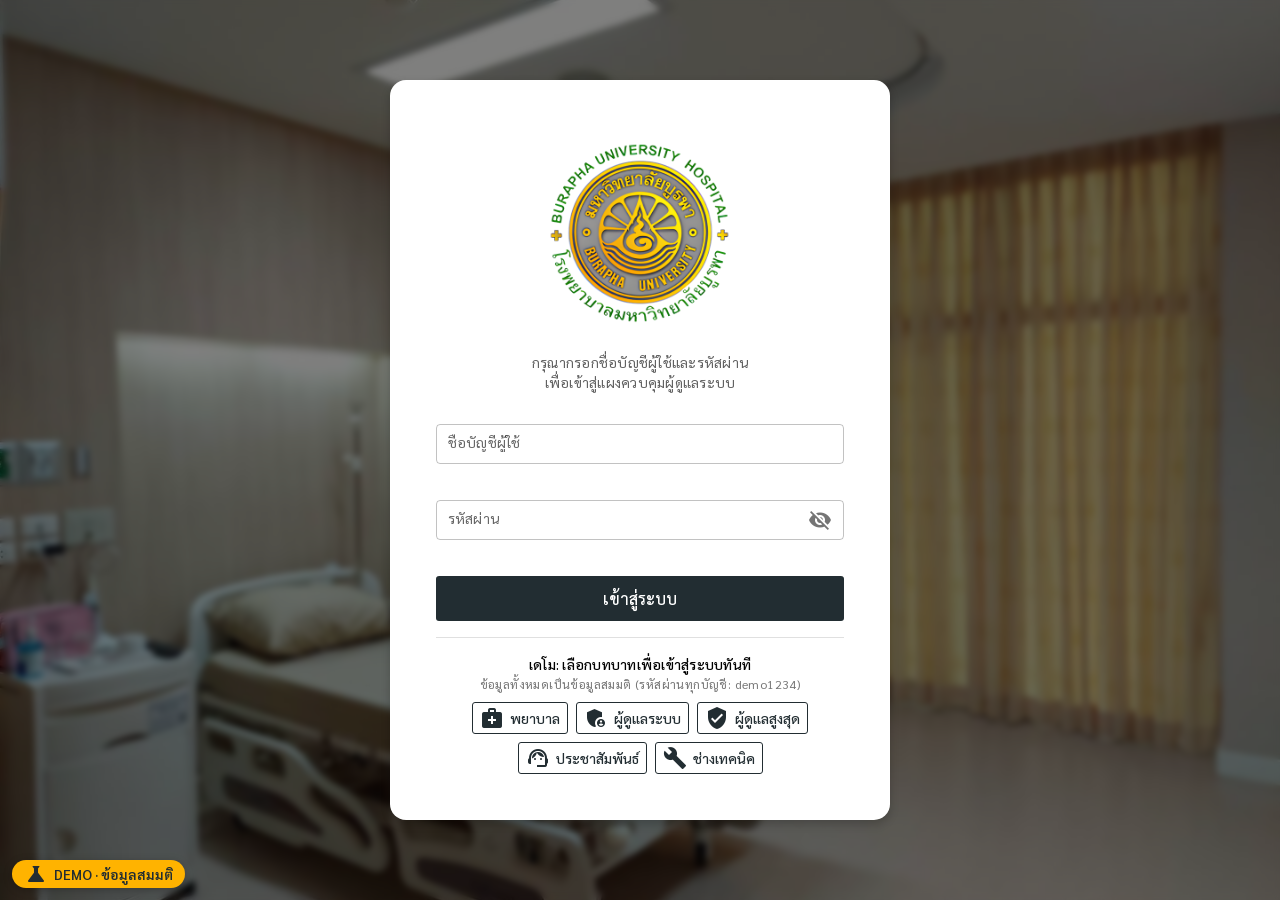
<file: demo/smartbed/index.html>
<!doctype html><html><head><title>8BitSensor</title><meta charset=utf-8><meta name=description content="A Quasar Project"><meta name=format-detection content="telephone=no"><meta name=msapplication-tap-highlight content=no><meta name=viewport content="user-scalable=no,initial-scale=1,maximum-scale=1,minimum-scale=1,width=device-width"><link rel=icon type=image/png sizes=128x128 href=/demo/smartbed/favicon-128x128-transparent.png><link rel=icon type=image/png sizes=96x96 href=/favicon-64x64-transparent.png><link rel=icon type=image/png sizes=32x32 href=/demo/smartbed/favicon-32x32-transparent.png><link rel=icon type=image/png sizes=16x16 href=/demo/smartbed/favicon-16x16-transparent.png><link rel=icon type=image/png href=/demo/smartbed/favicon-128x128-transparent.png><link href="https://fonts.googleapis.com/css2?family=Sarabun:wght@300;400;600&display=swap" rel=stylesheet>  <script type="module" crossorigin src="/demo/smartbed/assets/index-BfNZASJk.js"></script>
  <link rel="stylesheet" crossorigin href="/demo/smartbed/assets/index-CdJu-YSr.css">
</head><body><div id=q-app></div></body></html>
</file>
<file: demo/monitoring/assets/index-9ab19084.css>
.confirm-dialog-overlay{position:fixed;top:0;left:0;right:0;bottom:0;background-color:#0009;display:flex;align-items:center;justify-content:center;z-index:1000;animation:fadeIn .2s ease-out}@keyframes fadeIn{0%{opacity:0}to{opacity:1}}.confirm-dialog{background-color:var(--bg);border:1px solid var(--border);border-radius:12px;box-shadow:0 20px 60px #0000004d;max-width:500px;width:90%;animation:slideUp .3s ease-out;display:flex;flex-direction:column}@keyframes slideUp{0%{transform:translateY(20px);opacity:0}to{transform:translateY(0);opacity:1}}.confirm-dialog-header{padding:24px 24px 16px;border-bottom:1px solid var(--border)}.confirm-dialog-title{margin:0;font-size:18px;font-weight:600;color:var(--text);line-height:1.4}.confirm-dialog-content{padding:24px;flex:1}.confirm-dialog-message{color:var(--text-secondary);font-size:14px;line-height:1.6;white-space:pre-wrap;word-wrap:break-word}.confirm-dialog-message strong{color:var(--text);font-weight:600}.confirm-dialog-footer{padding:16px 24px;border-top:1px solid var(--border);display:flex;gap:12px;justify-content:flex-end}.confirm-dialog-btn{padding:10px 24px;border:none;border-radius:8px;font-size:14px;font-weight:500;cursor:pointer;transition:all .2s ease;outline:none}.confirm-dialog-btn:hover{transform:translateY(-1px)}.confirm-dialog-btn:active{transform:translateY(0)}.confirm-dialog-cancel-btn{background-color:var(--bg-secondary);color:var(--text);border:1px solid var(--border)}.confirm-dialog-cancel-btn:hover{background-color:var(--bg-hover);border-color:var(--border-hover)}.confirm-dialog-confirm-btn{background:linear-gradient(135deg,#238636 0%,#2ea043 100%);color:#fff;border:none;min-width:100px}.confirm-dialog-confirm-btn:hover{background:linear-gradient(135deg,#2ea043 0%,#3fb950 100%);box-shadow:0 4px 12px #2386364d}.confirm-dialog-confirm-btn:active{background:linear-gradient(135deg,#238636 0%,#2ea043 100%)}.confirm-dialog-confirm-btn.dangerous{background:linear-gradient(135deg,#da3633 0%,#f85149 100%)}.confirm-dialog-confirm-btn.dangerous:hover{background:linear-gradient(135deg,#f85149 0%,#ff7b72 100%);box-shadow:0 4px 12px #da36334d}@media (max-width: 640px){.confirm-dialog{width:95%;max-width:90vw}.confirm-dialog-header{padding:20px 16px 12px}.confirm-dialog-title{font-size:16px}.confirm-dialog-content{padding:16px}.confirm-dialog-footer{padding:12px 16px;gap:8px}.confirm-dialog-btn{padding:8px 16px;font-size:13px}}.app-shell{display:grid;grid-template-columns:260px 1fr;min-height:100vh;background:var(--bg-secondary);transition:grid-template-columns .2s ease}.app-shell.collapsed{grid-template-columns:80px 1fr}.sidebar{background:var(--bg);border-right:1px solid var(--border);padding:24px 18px;display:flex;flex-direction:column;gap:18px;position:sticky;top:0;height:100vh;overflow:hidden}.sidebar.collapsed{padding:18px 12px;align-items:center}.sidebar-logo{display:flex;flex-direction:column;align-items:center;gap:10px;padding-bottom:12px;border-bottom:1px solid var(--border)}.sidebar-title{font-size:18px;font-weight:800;color:var(--text);letter-spacing:-.2px}.sidebar-nav{display:flex;flex-direction:column;gap:10px;flex:1;overflow-y:auto;padding-right:6px;scrollbar-width:none;-ms-overflow-style:none}.sidebar-nav::-webkit-scrollbar{display:none}.nav-item{width:100%;text-align:left;background:var(--bg-secondary);color:var(--text);border:1px solid var(--border);border-radius:12px;padding:12px 14px;font-weight:700;cursor:pointer;transition:all .2s ease;display:flex;align-items:center;gap:10px}.nav-item:hover{border-color:var(--primary);box-shadow:0 4px 12px #0052cc26}.nav-item.active{background:linear-gradient(135deg,var(--primary) 0%,var(--primary-light) 100%);color:#fff;border-color:var(--primary-dark);box-shadow:0 4px 12px #0052cc40}.nav-icon{display:inline-flex;align-items:center;justify-content:center;font-size:18px}.nav-label{flex:1}.sidebar-footer{margin-top:auto;display:flex;flex-direction:column;gap:10px}.collapse-btn{background:var(--bg-secondary);border:1px solid var(--border);border-radius:12px;padding:12px 14px;font-weight:700;cursor:pointer;transition:all .2s ease;color:var(--text);font-size:18px;width:100%;display:flex;align-items:center;justify-content:center}.collapse-btn:hover{border-color:var(--primary);box-shadow:0 4px 12px #0052cc26;color:var(--primary);background:var(--bg)}.sidebar.collapsed .nav-label{display:none}.sidebar.collapsed .sidebar-btn{width:100%}.content-area{padding:24px 28px;background:var(--bg-secondary)}.content-header{display:flex;align-items:flex-start;justify-content:space-between;margin-bottom:18px}.content-kicker{margin:0;color:var(--text-secondary);font-size:12px;letter-spacing:.5px;text-transform:uppercase}.content-title{margin:4px 0 0;font-size:26px;font-weight:800;color:var(--text);letter-spacing:-.4px}.content-sub{margin:4px 0 0;color:var(--text-secondary);font-size:14px}.header-actions{display:flex;align-items:center;gap:10px}.theme-toggle-btn{background:var(--bg-secondary);border:1px solid var(--border);border-radius:8px;padding:10px;font-weight:600;cursor:pointer;transition:all .2s ease;display:inline-flex;align-items:center;justify-content:center;color:var(--text);font-size:18px;width:auto;min-width:40px}.refresh-btn{background:linear-gradient(135deg,var(--primary) 0%,var(--primary-light) 100%);border:1px solid var(--primary-dark);border-radius:8px;padding:10px 14px;font-weight:700;cursor:pointer;transition:all .2s ease;color:#fff;font-size:14px}.refresh-btn:hover{background:linear-gradient(135deg,var(--primary-light) 0%,var(--primary) 100%);border-color:var(--primary-light);color:#fff;box-shadow:0 4px 12px #0052cc40}.refresh-btn:disabled{opacity:.6;cursor:not-allowed;box-shadow:none}.app-main{flex:1;overflow:hidden;display:flex;flex-direction:column}.content-scroll{flex:1;overflow-y:auto}.content-block{padding:0;max-width:1200px;margin:0 auto}.spinning{animation:spin 1s linear infinite}@keyframes spin{0%{transform:rotate(0)}to{transform:rotate(360deg)}}@media (max-width: 900px){.app-shell{grid-template-columns:90px 1fr}.sidebar{align-items:center}}:root{--primary: #0052CC;--primary-light: #0066FF;--primary-dark: #003D99;--gray: #808080;--gray-light: #E8E8E8;--gray-dark: #404040;--bg: #FFFFFF;--bg-secondary: #F6F8FA;--text: #000000;--text-secondary: #FFFFFF;--text-tertiary: #FFFFFF;--border: #D0D7DE;--divider: #E1E4E8;--success: #0052CC;--warning: #D29922;--error: #DA3633;--info: #0052CC;--font-family-system: -apple-system, BlinkMacSystemFont, "Segoe UI", "Roboto", "Oxygen", "Ubuntu", "Cantarell", "Fira Sans", "Droid Sans", "Helvetica Neue", sans-serif;--font-family-mono: "Monaco", "Menlo", "Ubuntu Mono", "Consolas", "source-code-pro", monospace}body.dark-mode{--primary: #0066FF;--primary-light: #4D94FF;--primary-dark: #0052CC;--gray: #A0A0A0;--gray-light: #404040;--gray-dark: #E0E0E0;--bg: #0d1117;--bg-secondary: #161b22;--text: #C9D1D9;--text-secondary: #FFFFFF;--text-tertiary: #FFFFFF;--border: #30363D;--divider: #21262D;--success: #0066FF;--warning: #D29922;--error: #F85149;--info: #58A6FF}*{margin:0;padding:0;box-sizing:border-box}body{font-family:-apple-system,BlinkMacSystemFont,Segoe UI,Roboto,Oxygen,Ubuntu,Cantarell,Fira Sans,Droid Sans,Helvetica Neue,sans-serif;-webkit-font-smoothing:antialiased;-moz-osx-font-smoothing:grayscale;background:var(--bg);color:var(--text);transition:background .3s ease,color .3s ease}html,body,#root{width:100%;height:100%}::-webkit-scrollbar{width:8px;height:8px}::-webkit-scrollbar-track{background:var(--bg-secondary)}::-webkit-scrollbar-thumb{background:var(--border);border-radius:4px}::-webkit-scrollbar-thumb:hover{background:var(--gray)}button{font-family:inherit;transition:all .2s ease}button:disabled{opacity:.6;cursor:not-allowed}input,textarea,select{background:var(--bg);color:var(--text);border:1px solid var(--border);transition:all .2s ease}input:focus,textarea:focus,select:focus{border-color:var(--primary);outline:none;box-shadow:0 0 0 3px #0052cc1a}table{border-collapse:collapse;width:100%}th,td{border:1px solid var(--border);padding:12px;text-align:left}th{background:var(--bg-secondary);color:var(--text);font-weight:600}tr:hover{background:var(--bg-secondary)}.card,.box{background:var(--bg);border:1px solid var(--border);border-radius:8px;padding:16px;transition:all .2s ease}.card:hover,.box:hover{box-shadow:0 4px 12px #0000001a}body.dark-mode .card:hover,body.dark-mode .box:hover{box-shadow:0 4px 12px #0000004d}.alert-success{background:rgba(35,134,54,.1);color:var(--success);border:1px solid var(--success)}.alert-warning{background:rgba(210,153,34,.1);color:var(--warning);border:1px solid var(--warning)}.alert-error{background:rgba(218,54,51,.1);color:var(--error);border:1px solid var(--error)}.alert-info{background:rgba(0,82,204,.1);color:var(--info);border:1px solid var(--info)}
</file>
<file: demo/smartbed/assets/index-CdJu-YSr.css>
@charset "UTF-8";@font-face{font-family:Roboto;font-style:normal;font-weight:100;font-stretch:normal;src:url(/demo/smartbed/assets/KFOMCnqEu92Fr1ME7kSn66aGLdTylUAMQXC89YmC2DPNWubEbFmUiAw-yBxCyPWP.woff) format("woff")}@font-face{font-family:Roboto;font-style:normal;font-weight:300;font-stretch:normal;src:url(/demo/smartbed/assets/KFOMCnqEu92Fr1ME7kSn66aGLdTylUAMQXC89YmC2DPNWuaabVmUiAw-CNa4tw4G.woff) format("woff")}@font-face{font-family:Roboto;font-style:normal;font-weight:400;font-stretch:normal;src:url(/demo/smartbed/assets/KFOMCnqEu92Fr1ME7kSn66aGLdTylUAMQXC89YmC2DPNWubEbVmUiAw-3fZ6d7DD.woff) format("woff")}@font-face{font-family:Roboto;font-style:normal;font-weight:500;font-stretch:normal;src:url(/demo/smartbed/assets/KFOMCnqEu92Fr1ME7kSn66aGLdTylUAMQXC89YmC2DPNWub2bVmUiAw-CHKg1YId.woff) format("woff")}@font-face{font-family:Roboto;font-style:normal;font-weight:700;font-stretch:normal;src:url(/demo/smartbed/assets/KFOMCnqEu92Fr1ME7kSn66aGLdTylUAMQXC89YmC2DPNWuYjalmUiAw-BepdiOnY.woff) format("woff")}@font-face{font-family:Roboto;font-style:normal;font-weight:900;font-stretch:normal;src:url(/demo/smartbed/assets/KFOMCnqEu92Fr1ME7kSn66aGLdTylUAMQXC89YmC2DPNWuZtalmUiAw-4ZhHFPot.woff) format("woff")}@font-face{font-family:Material Icons;font-style:normal;font-weight:400;font-display:block;src:url(/demo/smartbed/assets/flUhRq6tzZclQEJ-Vdg-IuiaDsNcIhQ8tQ-D-x-0Q06.woff2) format("woff2"),url(/demo/smartbed/assets/flUhRq6tzZclQEJ-Vdg-IuiaDsNa-Dr0goTwe.woff) format("woff")}.material-icons{font-family:Material Icons;font-weight:400;font-style:normal;display:inline-block;line-height:1;text-transform:none;letter-spacing:normal;word-wrap:normal;white-space:nowrap;direction:ltr;-webkit-font-smoothing:antialiased;text-rendering:optimizeLegibility;-moz-osx-font-smoothing:grayscale;font-feature-settings:"liga"}/*!
 * * Quasar Framework v2.17.7
 * * (c) 2015-present Razvan Stoenescu
 * * Released under the MIT License.
 * */*,*:before,*:after{box-sizing:inherit;-webkit-tap-highlight-color:transparent;-moz-tap-highlight-color:transparent}html,body,#q-app{width:100%;direction:ltr}body.platform-ios.within-iframe,body.platform-ios.within-iframe #q-app{width:100px;min-width:100%}html,body{margin:0;box-sizing:border-box}article,aside,details,figcaption,figure,footer,header,main,menu,nav,section,summary{display:block}abbr[title]{border-bottom:none;text-decoration:underline;-webkit-text-decoration:underline dotted;text-decoration:underline dotted}img{border-style:none}code,kbd,pre,samp{font-family:monospace,monospace;font-size:1em}hr{box-sizing:content-box;height:0;overflow:visible}button,input,optgroup,select,textarea{font:inherit;font-family:inherit;margin:0}optgroup{font-weight:700}button,input,select{overflow:visible;text-transform:none}button::-moz-focus-inner,input::-moz-focus-inner{border:0;padding:0}button:-moz-focusring,input:-moz-focusring{outline:1px dotted ButtonText}fieldset{padding:.35em .75em .625em}legend{box-sizing:border-box;color:inherit;display:table;max-width:100%;padding:0;white-space:normal}progress{vertical-align:baseline}textarea{overflow:auto}input[type=search]::-webkit-search-cancel-button,input[type=search]::-webkit-search-decoration{-webkit-appearance:none}.q-icon{line-height:1;width:1em;height:1em;flex-shrink:0;letter-spacing:normal;text-transform:none;white-space:nowrap;word-wrap:normal;direction:ltr;text-align:center;position:relative;box-sizing:content-box;fill:currentColor}.q-icon:before,.q-icon:after{width:100%;height:100%;display:flex!important;align-items:center;justify-content:center}.q-icon>svg,.q-icon>img{width:100%;height:100%}.q-icon>div{box-sizing:border-box}.q-icon,.material-icons,.material-icons-outlined,.material-icons-round,.material-icons-sharp,.material-symbols-outlined,.material-symbols-rounded,.material-symbols-sharp{-webkit-user-select:none;user-select:none;cursor:inherit;font-size:inherit;display:inline-flex;align-items:center;justify-content:center;vertical-align:middle}.q-panel{height:100%;width:100%}.q-panel>div{height:100%;width:100%}.q-panel-parent{overflow:hidden;position:relative}.q-loading-bar{position:fixed;z-index:9998;transition:transform .5s cubic-bezier(0,0,.2,1),opacity .5s;background:#f44336}.q-loading-bar--top{left:0;right:0;top:0;width:100%}.q-loading-bar--bottom{left:0;right:0;bottom:0;width:100%}.q-loading-bar--right{top:0;bottom:0;right:0;height:100%}.q-loading-bar--left{top:0;bottom:0;left:0;height:100%}.q-avatar{position:relative;vertical-align:middle;display:inline-block;border-radius:50%;font-size:48px;height:1em;width:1em}.q-avatar__content{font-size:.5em;line-height:.5em}.q-avatar__content,.q-avatar img:not(.q-icon):not(.q-img__image){border-radius:inherit;height:inherit;width:inherit}.q-avatar--square{border-radius:0}.q-badge{background-color:var(--q-primary);color:#fff;padding:2px 6px;border-radius:4px;font-size:12px;line-height:1;min-height:12px;font-weight:400;vertical-align:baseline}.q-badge--single-line{white-space:nowrap}.q-badge--multi-line{word-break:break-all;word-wrap:break-word}.q-badge--floating{position:absolute;top:-4px;right:-3px;cursor:inherit}.q-badge--transparent{opacity:.8}.q-badge--outline{background-color:transparent;border:1px solid currentColor}.q-badge--rounded{border-radius:1em}.q-banner{min-height:54px;padding:8px 16px;background:#fff}.q-banner--top-padding{padding-top:14px}.q-banner__avatar{min-width:1px!important}.q-banner__avatar>.q-avatar{font-size:46px}.q-banner__avatar>.q-icon{font-size:40px}.q-banner__avatar:not(:empty)+.q-banner__content{padding-left:16px}.q-banner__actions.col-auto{padding-left:16px}.q-banner__actions.col-all .q-btn-item{margin:4px 0 0 4px}.q-banner--dense{min-height:32px;padding:8px}.q-banner--dense.q-banner--top-padding{padding-top:12px}.q-banner--dense .q-banner__avatar>.q-avatar,.q-banner--dense .q-banner__avatar>.q-icon{font-size:28px}.q-banner--dense .q-banner__avatar:not(:empty)+.q-banner__content{padding-left:8px}.q-banner--dense .q-banner__actions.col-auto{padding-left:8px}.q-bar{background:#0003}.q-bar>.q-icon{margin-left:2px}.q-bar>div,.q-bar>div+.q-icon{margin-left:8px}.q-bar>.q-btn{margin-left:2px}.q-bar>.q-icon:first-child,.q-bar>.q-btn:first-child,.q-bar>div:first-child{margin-left:0}.q-bar--standard{padding:0 12px;height:32px;font-size:18px}.q-bar--standard>div{font-size:16px}.q-bar--standard .q-btn{font-size:11px}.q-bar--dense{padding:0 8px;height:24px;font-size:14px}.q-bar--dense .q-btn{font-size:8px}.q-bar--dark{background:#ffffff26}.q-breadcrumbs__el{color:inherit}.q-breadcrumbs__el-icon{font-size:125%}.q-breadcrumbs__el-icon--with-label{margin-right:8px}[dir=rtl] .q-breadcrumbs__separator .q-icon{transform:scaleX(-1)}.q-btn{display:inline-flex;flex-direction:column;align-items:stretch;position:relative;outline:0;border:0;vertical-align:middle;font-size:14px;line-height:1.715em;text-decoration:none;color:inherit;background:transparent;font-weight:500;text-transform:uppercase;text-align:center;width:auto;height:auto;cursor:default;padding:4px 16px;min-height:2.572em}.q-btn .q-icon,.q-btn .q-spinner{font-size:1.715em}.q-btn.disabled{opacity:.7!important}.q-btn:before{content:"";display:block;position:absolute;left:0;right:0;top:0;bottom:0;border-radius:inherit;box-shadow:0 1px 5px #0003,0 2px 2px #00000024,0 3px 1px -2px #0000001f}.q-btn--actionable{cursor:pointer}.q-btn--actionable.q-btn--standard:before{transition:box-shadow .3s cubic-bezier(.25,.8,.5,1)}.q-btn--actionable.q-btn--standard:active:before,.q-btn--actionable.q-btn--standard.q-btn--active:before{box-shadow:0 3px 5px -1px #0003,0 5px 8px #00000024,0 1px 14px #0000001f}.q-btn--no-uppercase{text-transform:none}.q-btn--rectangle{border-radius:3px}.q-btn--outline{background:transparent!important}.q-btn--outline:before{border:1px solid currentColor}.q-btn--push{border-radius:7px}.q-btn--push:before{border-bottom:3px solid rgba(0,0,0,.15)}.q-btn--push.q-btn--actionable{transition:transform .3s cubic-bezier(.25,.8,.5,1)}.q-btn--push.q-btn--actionable:before{transition:border-width .3s cubic-bezier(.25,.8,.5,1)}.q-btn--push.q-btn--actionable:active,.q-btn--push.q-btn--actionable.q-btn--active{transform:translateY(2px)}.q-btn--push.q-btn--actionable:active:before,.q-btn--push.q-btn--actionable.q-btn--active:before{border-bottom-width:0}.q-btn--rounded{border-radius:28px}.q-btn--round{border-radius:50%;padding:0;min-width:3em;min-height:3em}.q-btn--square{border-radius:0}.q-btn--flat:before,.q-btn--outline:before,.q-btn--unelevated:before{box-shadow:none}.q-btn--dense{padding:.285em;min-height:2em}.q-btn--dense.q-btn--round{padding:0;min-height:2.4em;min-width:2.4em}.q-btn--dense .on-left{margin-right:6px}.q-btn--dense .on-right{margin-left:6px}.q-btn--fab .q-icon,.q-btn--fab-mini .q-icon{font-size:24px}.q-btn--fab{padding:16px;min-height:56px;min-width:56px}.q-btn--fab .q-icon{margin:auto}.q-btn--fab-mini{padding:8px;min-height:40px;min-width:40px}.q-btn__content{transition:opacity .3s;z-index:0}.q-btn__content--hidden{opacity:0;pointer-events:none}.q-btn__progress{border-radius:inherit;z-index:0}.q-btn__progress-indicator{z-index:-1;transform:translate(-100%);background:#ffffff40}.q-btn__progress--dark .q-btn__progress-indicator{background:#0003}.q-btn--flat .q-btn__progress-indicator,.q-btn--outline .q-btn__progress-indicator{opacity:.2;background:currentColor}.q-btn-dropdown--split .q-btn-dropdown__arrow-container{padding:0 4px}.q-btn-dropdown--split .q-btn-dropdown__arrow-container.q-btn--outline{border-left:1px solid currentColor}.q-btn-dropdown--split .q-btn-dropdown__arrow-container:not(.q-btn--outline){border-left:1px solid rgba(255,255,255,.3)}.q-btn-dropdown--simple *+.q-btn-dropdown__arrow{margin-left:8px}.q-btn-dropdown__arrow{transition:transform .28s}.q-btn-dropdown--current{flex-grow:1}.q-btn-group{border-radius:3px;box-shadow:0 1px 5px #0003,0 2px 2px #00000024,0 3px 1px -2px #0000001f;vertical-align:middle}.q-btn-group>.q-btn-item{border-radius:inherit;align-self:stretch}.q-btn-group>.q-btn-item:before{box-shadow:none}.q-btn-group>.q-btn-item .q-badge--floating{right:0}.q-btn-group>.q-btn-group{box-shadow:none}.q-btn-group>.q-btn-group:first-child>.q-btn:first-child{border-top-left-radius:inherit;border-bottom-left-radius:inherit}.q-btn-group>.q-btn-group:last-child>.q-btn:last-child{border-top-right-radius:inherit;border-bottom-right-radius:inherit}.q-btn-group>.q-btn-group:not(:first-child)>.q-btn:first-child:before{border-left:0}.q-btn-group>.q-btn-group:not(:last-child)>.q-btn:last-child:before{border-right:0}.q-btn-group>.q-btn-item:not(:last-child){border-top-right-radius:0;border-bottom-right-radius:0}.q-btn-group>.q-btn-item:not(:first-child){border-top-left-radius:0;border-bottom-left-radius:0}.q-btn-group>.q-btn-item.q-btn--standard:before{z-index:-1}.q-btn-group--push{border-radius:7px}.q-btn-group--push>.q-btn--push.q-btn--actionable{transform:none}.q-btn-group--push>.q-btn--push.q-btn--actionable .q-btn__content{transition:margin-top .3s cubic-bezier(.25,.8,.5,1),margin-bottom .3s cubic-bezier(.25,.8,.5,1)}.q-btn-group--push>.q-btn--push.q-btn--actionable:active .q-btn__content,.q-btn-group--push>.q-btn--push.q-btn--actionable.q-btn--active .q-btn__content{margin-top:2px;margin-bottom:-2px}.q-btn-group--rounded{border-radius:28px}.q-btn-group--square{border-radius:0}.q-btn-group--flat,.q-btn-group--outline,.q-btn-group--unelevated{box-shadow:none}.q-btn-group--outline>.q-separator{display:none}.q-btn-group--outline>.q-btn-item+.q-btn-item:before{border-left:0}.q-btn-group--outline>.q-btn-item:not(:last-child):before{border-right:0}.q-btn-group--stretch{align-self:stretch;border-radius:0}.q-btn-group--glossy>.q-btn-item{background-image:linear-gradient(to bottom,#ffffff4d,#fff0 50%,#0000001f 51%,#0000000a)!important}.q-btn-group--spread>.q-btn-group{display:flex!important}.q-btn-group--spread>.q-btn-item,.q-btn-group--spread>.q-btn-group>.q-btn-item:not(.q-btn-dropdown__arrow-container){width:auto;min-width:0;max-width:100%;flex:10000 1 0%}.q-btn-toggle{position:relative}.q-card{box-shadow:0 1px 5px #0003,0 2px 2px #00000024,0 3px 1px -2px #0000001f;border-radius:4px;vertical-align:top;background:#fff;position:relative}.q-card>div:not(.q--avoid-card-border),.q-card>img:not(.q--avoid-card-border){border-radius:0}.q-card>div:nth-child(1 of:not(.q--avoid-card-border)),.q-card>img:nth-child(1 of:not(.q--avoid-card-border)){border-top:0;border-top-left-radius:inherit;border-top-right-radius:inherit}.q-card>div:nth-last-child(1 of:not(.q--avoid-card-border)),.q-card>img:nth-last-child(1 of:not(.q--avoid-card-border)){border-bottom:0;border-bottom-left-radius:inherit;border-bottom-right-radius:inherit}.q-card>div:not(.q--avoid-card-border){border-left:0;border-right:0;box-shadow:none}.q-card--bordered{border:1px solid rgba(0,0,0,.12)}.q-card--dark{border-color:#ffffff47;box-shadow:0 1px 5px #fff3,0 2px 2px #ffffff24,0 3px 1px -2px #ffffff1f}.q-card__section{position:relative}.q-card__section--vert{padding:16px}.q-card__section--horiz>div:not(.q--avoid-card-border),.q-card__section--horiz>img:not(.q--avoid-card-border){border-radius:0}.q-card__section--horiz>div:nth-child(1 of:not(.q--avoid-card-border)),.q-card__section--horiz>img:nth-child(1 of:not(.q--avoid-card-border)){border-top-left-radius:inherit;border-bottom-left-radius:inherit}.q-card__section--horiz>div:nth-last-child(1 of:not(.q--avoid-card-border)),.q-card__section--horiz>img:nth-last-child(1 of:not(.q--avoid-card-border)){border-top-right-radius:inherit;border-bottom-right-radius:inherit}.q-card__section--horiz>div:not(.q--avoid-card-border){border-top:0;border-bottom:0;box-shadow:none}.q-card__actions{padding:8px;align-items:center}.q-card__actions .q-btn--rectangle{padding:0 8px}.q-card__actions--horiz>.q-btn-item+.q-btn-item,.q-card__actions--horiz>.q-btn-group+.q-btn-item,.q-card__actions--horiz>.q-btn-item+.q-btn-group{margin-left:8px}.q-card__actions--vert>.q-btn-item.q-btn--round{align-self:center}.q-card__actions--vert>.q-btn-item+.q-btn-item,.q-card__actions--vert>.q-btn-group+.q-btn-item,.q-card__actions--vert>.q-btn-item+.q-btn-group{margin-top:4px}.q-card__actions--vert>.q-btn-group>.q-btn-item{flex-grow:1}.q-card>img{display:block;width:100%;max-width:100%;border:0}.q-carousel{background-color:#fff;height:400px}.q-carousel__slide{min-height:100%;background-size:cover;background-position:50%}.q-carousel__slide,.q-carousel .q-carousel--padding{padding:16px}.q-carousel__slides-container{height:100%}.q-carousel__control{color:#fff}.q-carousel__arrow{pointer-events:none}.q-carousel__arrow .q-icon{font-size:28px}.q-carousel__arrow .q-btn{pointer-events:all}.q-carousel__prev-arrow--horizontal,.q-carousel__next-arrow--horizontal{top:16px;bottom:16px}.q-carousel__prev-arrow--horizontal{left:16px}.q-carousel__next-arrow--horizontal{right:16px}.q-carousel__prev-arrow--vertical,.q-carousel__next-arrow--vertical{left:16px;right:16px}.q-carousel__prev-arrow--vertical{top:16px}.q-carousel__next-arrow--vertical{bottom:16px}.q-carousel__navigation--top,.q-carousel__navigation--bottom{left:16px;right:16px;overflow-x:auto;overflow-y:hidden}.q-carousel__navigation--top{top:16px}.q-carousel__navigation--bottom{bottom:16px}.q-carousel__navigation--left,.q-carousel__navigation--right{top:16px;bottom:16px;overflow-x:hidden;overflow-y:auto}.q-carousel__navigation--left>.q-carousel__navigation-inner,.q-carousel__navigation--right>.q-carousel__navigation-inner{flex-direction:column}.q-carousel__navigation--left{left:16px}.q-carousel__navigation--right{right:16px}.q-carousel__navigation-inner{flex:1 1 auto}.q-carousel__navigation .q-btn{margin:6px 4px;padding:5px}.q-carousel__navigation-icon--inactive{opacity:.7}.q-carousel .q-carousel__thumbnail{margin:2px;height:50px;width:auto;display:inline-block;cursor:pointer;border:1px solid transparent;border-radius:4px;vertical-align:middle;opacity:.7;transition:opacity .3s}.q-carousel .q-carousel__thumbnail:hover,.q-carousel .q-carousel__thumbnail--active{opacity:1}.q-carousel .q-carousel__thumbnail--active{border-color:currentColor;cursor:default}.q-carousel--navigation-top.q-carousel--with-padding .q-carousel__slide,.q-carousel--navigation-top .q-carousel--padding,.q-carousel--arrows-vertical.q-carousel--with-padding .q-carousel__slide,.q-carousel--arrows-vertical .q-carousel--padding{padding-top:60px}.q-carousel--navigation-bottom.q-carousel--with-padding .q-carousel__slide,.q-carousel--navigation-bottom .q-carousel--padding,.q-carousel--arrows-vertical.q-carousel--with-padding .q-carousel__slide,.q-carousel--arrows-vertical .q-carousel--padding{padding-bottom:60px}.q-carousel--navigation-left.q-carousel--with-padding .q-carousel__slide,.q-carousel--navigation-left .q-carousel--padding,.q-carousel--arrows-horizontal.q-carousel--with-padding .q-carousel__slide,.q-carousel--arrows-horizontal .q-carousel--padding{padding-left:60px}.q-carousel--navigation-right.q-carousel--with-padding .q-carousel__slide,.q-carousel--navigation-right .q-carousel--padding,.q-carousel--arrows-horizontal.q-carousel--with-padding .q-carousel__slide,.q-carousel--arrows-horizontal .q-carousel--padding{padding-right:60px}.q-carousel.fullscreen{height:100%}.q-message-name{font-size:small}.q-message-label{margin:24px 0;text-align:center;font-size:small}.q-message-stamp{color:inherit;margin-top:4px;opacity:.6;display:none;font-size:small}.q-message-avatar{border-radius:50%;width:48px;height:48px;min-width:48px}.q-message{margin-bottom:8px}.q-message:first-child .q-message-label{margin-top:0}.q-message-avatar--received{margin-right:8px}.q-message-text--received{color:#81c784;border-radius:4px 4px 4px 0}.q-message-text--received:last-child:before{right:100%;border-right:0 solid transparent;border-left:8px solid transparent;border-bottom:8px solid currentColor}.q-message-text-content--received{color:#000}.q-message-name--sent{text-align:right}.q-message-avatar--sent{margin-left:8px}.q-message-container--sent{flex-direction:row-reverse}.q-message-text--sent{color:#e0e0e0;border-radius:4px 4px 0}.q-message-text--sent:last-child:before{left:100%;border-left:0 solid transparent;border-right:8px solid transparent;border-bottom:8px solid currentColor}.q-message-text-content--sent{color:#000}.q-message-text{background:currentColor;padding:8px;line-height:1.2;word-break:break-word;position:relative}.q-message-text+.q-message-text{margin-top:3px}.q-message-text:last-child{min-height:48px}.q-message-text:last-child .q-message-stamp{display:block}.q-message-text:last-child:before{content:"";position:absolute;bottom:0;width:0;height:0}.q-checkbox{vertical-align:middle}.q-checkbox__native{width:1px;height:1px}.q-checkbox__bg,.q-checkbox__icon-container{-webkit-user-select:none;user-select:none}.q-checkbox__bg{top:25%;left:25%;width:50%;height:50%;border:2px solid currentColor;border-radius:2px;transition:background .22s cubic-bezier(0,0,.2,1) 0ms;-webkit-print-color-adjust:exact}.q-checkbox__icon{color:currentColor;font-size:.5em}.q-checkbox__svg{color:#fff}.q-checkbox__truthy{stroke:currentColor;stroke-width:3.12px;stroke-dashoffset:29.78334;stroke-dasharray:29.78334}.q-checkbox__indet{fill:currentColor;transform-origin:50% 50%;transform:rotate(-280deg) scale(0)}.q-checkbox__inner{font-size:40px;width:1em;min-width:1em;height:1em;outline:0;border-radius:50%;color:#0000008a}.q-checkbox__inner--truthy,.q-checkbox__inner--indet{color:var(--q-primary)}.q-checkbox__inner--truthy .q-checkbox__bg,.q-checkbox__inner--indet .q-checkbox__bg{background:currentColor}.q-checkbox__inner--truthy path{stroke-dashoffset:0;transition:stroke-dashoffset .18s cubic-bezier(.4,0,.6,1) 0ms}.q-checkbox__inner--indet .q-checkbox__indet{transform:rotate(0) scale(1);transition:transform .22s cubic-bezier(0,0,.2,1) 0ms}.q-checkbox.disabled{opacity:.75!important}.q-checkbox--dark .q-checkbox__inner{color:#ffffffb3}.q-checkbox--dark .q-checkbox__inner:before{opacity:.32!important}.q-checkbox--dark .q-checkbox__inner--truthy,.q-checkbox--dark .q-checkbox__inner--indet{color:var(--q-primary)}.q-checkbox--dense .q-checkbox__inner{width:.5em;min-width:.5em;height:.5em}.q-checkbox--dense .q-checkbox__bg{left:5%;top:5%;width:90%;height:90%}.q-checkbox--dense .q-checkbox__label{padding-left:.5em}.q-checkbox--dense.reverse .q-checkbox__label{padding-left:0;padding-right:.5em}body.desktop .q-checkbox:not(.disabled) .q-checkbox__inner:before{content:"";position:absolute;top:0;right:0;bottom:0;left:0;border-radius:50%;background:currentColor;opacity:.12;transform:scale3d(0,0,1);transition:transform .22s cubic-bezier(0,0,.2,1)}body.desktop .q-checkbox:not(.disabled):focus .q-checkbox__inner:before,body.desktop .q-checkbox:not(.disabled):hover .q-checkbox__inner:before{transform:scaleZ(1)}body.desktop .q-checkbox--dense:not(.disabled):focus .q-checkbox__inner:before,body.desktop .q-checkbox--dense:not(.disabled):hover .q-checkbox__inner:before{transform:scale3d(1.4,1.4,1)}.q-chip{vertical-align:middle;border-radius:16px;outline:0;position:relative;height:2em;max-width:100%;margin:4px;background:#e0e0e0;color:#000000de;font-size:14px;padding:.5em .9em}.q-chip--colored .q-chip__icon,.q-chip--dark .q-chip__icon{color:inherit}.q-chip--outline{background:transparent!important;border:1px solid currentColor}.q-chip .q-avatar{font-size:2em;margin-left:-.45em;margin-right:.2em;border-radius:16px}.q-chip--selected .q-avatar{display:none}.q-chip__icon{color:#0000008a;font-size:1.5em;margin:-.2em}.q-chip__icon--left{margin-right:.2em}.q-chip__icon--right{margin-left:.2em}.q-chip__icon--remove{margin-left:.1em;margin-right:-.5em;opacity:.6;outline:0}.q-chip__icon--remove:hover,.q-chip__icon--remove:focus{opacity:1}.q-chip__content{white-space:nowrap}.q-chip--dense{border-radius:12px;padding:0 .4em;height:1.5em}.q-chip--dense .q-avatar{font-size:1.5em;margin-left:-.27em;margin-right:.1em;border-radius:12px}.q-chip--dense .q-chip__icon{font-size:1.25em}.q-chip--dense .q-chip__icon--left{margin-right:.195em}.q-chip--dense .q-chip__icon--remove{margin-right:-.25em}.q-chip--square{border-radius:4px}.q-chip--square .q-avatar{border-radius:3px 0 0 3px}body.desktop .q-chip--clickable:focus{box-shadow:0 1px 3px #0003,0 1px 1px #00000024,0 2px 1px -1px #0000001f}body.desktop.body--dark .q-chip--clickable:focus{box-shadow:0 1px 3px #fff3,0 1px 1px #ffffff24,0 2px 1px -1px #ffffff1f}.q-circular-progress{display:inline-block;position:relative;vertical-align:middle;width:1em;height:1em;line-height:1}.q-circular-progress.q-focusable{border-radius:50%}.q-circular-progress__svg{width:100%;height:100%}.q-circular-progress__text{font-size:.25em}.q-circular-progress--indeterminate .q-circular-progress__svg{transform-origin:50% 50%;animation:q-spin 2s linear infinite}.q-circular-progress--indeterminate .q-circular-progress__circle{stroke-dasharray:1 400;stroke-dashoffset:0;animation:q-circular-progress-circle 1.5s ease-in-out infinite}@keyframes q-circular-progress-circle{0%{stroke-dasharray:1,400;stroke-dashoffset:0}50%{stroke-dasharray:400,400;stroke-dashoffset:-100}to{stroke-dasharray:400,400;stroke-dashoffset:-300}}.q-color-picker{overflow:hidden;background:#fff;max-width:350px;vertical-align:top;min-width:180px;border-radius:4px;box-shadow:0 1px 5px #0003,0 2px 2px #00000024,0 3px 1px -2px #0000001f}.q-color-picker .q-tab{padding:0!important}.q-color-picker--bordered{border:1px solid rgba(0,0,0,.12)}.q-color-picker__header-tabs{height:32px}.q-color-picker__header input{line-height:24px;border:0}.q-color-picker__header .q-tab{min-height:32px!important;height:32px!important}.q-color-picker__header .q-tab--inactive{background:linear-gradient(to top,#0000004d,#00000026 25%,#0000001a)}.q-color-picker__error-icon{bottom:2px;right:2px;font-size:24px;opacity:0;transition:opacity .3s ease-in}.q-color-picker__header-content{position:relative;background:#fff}.q-color-picker__header-content--light{color:#000}.q-color-picker__header-content--dark{color:#fff}.q-color-picker__header-content--dark .q-tab--inactive:before{content:"";position:absolute;top:0;right:0;bottom:0;left:0;background:#fff3}.q-color-picker__header-banner{height:36px}.q-color-picker__header-bg{background:#fff;background-image:url([data-uri])!important}.q-color-picker__footer{height:36px}.q-color-picker__footer .q-tab{min-height:36px!important;height:36px!important}.q-color-picker__footer .q-tab--inactive{background:linear-gradient(to bottom,#0000004d,#00000026 25%,#0000001a)}.q-color-picker__spectrum{width:100%;height:100%}.q-color-picker__spectrum-tab{padding:0!important}.q-color-picker__spectrum-white{background:linear-gradient(to right,#fff,#fff0)}.q-color-picker__spectrum-black{background:linear-gradient(to top,#000,#0000)}.q-color-picker__spectrum-circle{width:10px;height:10px;box-shadow:0 0 0 1.5px #fff,inset 0 0 1px 1px #0000004d,0 0 1px 2px #0006;border-radius:50%;transform:translate(-5px,-5px)}.q-color-picker__hue .q-slider__track{background:linear-gradient(to right,red,#ff0 17%,#0f0 33%,#0ff,#00f 67%,#f0f 83%,red)!important;opacity:1}.q-color-picker__alpha .q-slider__track-container{padding-top:0}.q-color-picker__alpha .q-slider__track:before{content:"";position:absolute;top:0;right:0;bottom:0;left:0;border-radius:inherit;background:linear-gradient(90deg,#fff0,#757575)}.q-color-picker__sliders{padding:0 16px}.q-color-picker__sliders .q-slider__thumb{color:#424242}.q-color-picker__sliders .q-slider__thumb path{stroke-width:2px;fill:transparent}.q-color-picker__sliders .q-slider--active path{stroke-width:3px}.q-color-picker__tune-tab .q-slider{margin-left:18px;margin-right:18px}.q-color-picker__tune-tab input{font-size:11px;border:1px solid #e0e0e0;border-radius:4px;width:3.5em}.q-color-picker__palette-tab{padding:0!important}.q-color-picker__palette-rows--editable .q-color-picker__cube{cursor:pointer}.q-color-picker__cube{padding-bottom:10%;width:10%!important}.q-color-picker input{color:inherit;background:transparent;outline:0;text-align:center}.q-color-picker .q-tabs{overflow:hidden}.q-color-picker .q-tab--active{box-shadow:0 0 14px 3px #0003}.q-color-picker .q-tab--active .q-focus-helper,.q-color-picker .q-tab__indicator{display:none}.q-color-picker .q-tab-panels{background:inherit}.q-color-picker--dark{box-shadow:0 1px 5px #fff3,0 2px 2px #ffffff24,0 3px 1px -2px #ffffff1f}.q-color-picker--dark .q-color-picker__tune-tab input{border:1px solid rgba(255,255,255,.3)}.q-color-picker--dark .q-slider__thumb{color:#fafafa}.q-date{display:inline-flex;box-shadow:0 1px 5px #0003,0 2px 2px #00000024,0 3px 1px -2px #0000001f;border-radius:4px;background:#fff;width:290px;min-width:290px;max-width:100%}.q-date--bordered{border:1px solid rgba(0,0,0,.12)}.q-date__header{border-top-left-radius:inherit;color:#fff;background-color:var(--q-primary);padding:16px}.q-date__actions{padding:0 16px 16px}.q-date__content,.q-date__main{outline:0}.q-date__content .q-btn{font-weight:400}.q-date__header-link{opacity:.64;outline:0;transition:opacity .3s ease-out}.q-date__header-link--active,.q-date__header-link:hover,.q-date__header-link:focus{opacity:1}.q-date__header-subtitle{font-size:14px;line-height:1.75;letter-spacing:.00938em}.q-date__header-title-label{font-size:24px;line-height:1.2;letter-spacing:.00735em}.q-date__view{height:100%;width:100%;min-height:290px;padding:16px}.q-date__navigation{height:12.5%}.q-date__navigation>div:first-child{width:8%;min-width:24px;justify-content:flex-end}.q-date__navigation>div:last-child{width:8%;min-width:24px;justify-content:flex-start}.q-date__calendar-weekdays{height:12.5%}.q-date__calendar-weekdays>div{opacity:.38;font-size:12px}.q-date__calendar-item{display:inline-flex;align-items:center;justify-content:center;vertical-align:middle;width:14.285%!important;height:12.5%!important;position:relative;padding:1px}.q-date__calendar-item:after{content:"";position:absolute;pointer-events:none;top:1px;right:0;bottom:1px;left:0;border-style:dashed;border-color:transparent;border-width:1px}.q-date__calendar-item>div,.q-date__calendar-item button{width:30px;height:30px;border-radius:50%}.q-date__calendar-item>div{line-height:30px;text-align:center}.q-date__calendar-item>button{line-height:22px}.q-date__calendar-item--out{opacity:.18}.q-date__calendar-item--fill{visibility:hidden}.q-date__range:before,.q-date__range-from:before,.q-date__range-to:before{content:"";background-color:currentColor;position:absolute;top:1px;bottom:1px;left:0;right:0;opacity:.3}.q-date__range:nth-child(7n-6):before,.q-date__range-from:nth-child(7n-6):before,.q-date__range-to:nth-child(7n-6):before{border-top-left-radius:0;border-bottom-left-radius:0}.q-date__range:nth-child(7n):before,.q-date__range-from:nth-child(7n):before,.q-date__range-to:nth-child(7n):before{border-top-right-radius:0;border-bottom-right-radius:0}.q-date__range-from:before{left:50%}.q-date__range-to:before{right:50%}.q-date__edit-range:after{border-color:currentColor transparent}.q-date__edit-range:nth-child(7n-6):after{border-top-left-radius:0;border-bottom-left-radius:0}.q-date__edit-range:nth-child(7n):after{border-top-right-radius:0;border-bottom-right-radius:0}.q-date__edit-range-from:after,.q-date__edit-range-from-to:after{left:4px;border-left-color:currentColor;border-top-color:currentColor;border-bottom-color:currentColor;border-top-left-radius:28px;border-bottom-left-radius:28px}.q-date__edit-range-to:after,.q-date__edit-range-from-to:after{right:4px;border-right-color:currentColor;border-top-color:currentColor;border-bottom-color:currentColor;border-top-right-radius:28px;border-bottom-right-radius:28px}.q-date__calendar-days-container{height:75%;min-height:192px}.q-date__calendar-days>div{height:16.66%!important}.q-date__event{position:absolute;bottom:2px;left:50%;height:5px;width:8px;border-radius:5px;background-color:var(--q-secondary);transform:translate3d(-50%,0,0)}.q-date__today{box-shadow:0 0 1px 0 currentColor}.q-date__years-content{padding:0 8px}.q-date__years-item,.q-date__months-item{flex:0 0 33.3333%}.q-date.disabled .q-date__header,.q-date.disabled .q-date__content,.q-date--readonly .q-date__header,.q-date--readonly .q-date__content{pointer-events:none}.q-date--readonly .q-date__navigation{display:none}.q-date--portrait{flex-direction:column}.q-date--portrait-standard .q-date__content{height:calc(100% - 86px)}.q-date--portrait-standard .q-date__header{border-top-right-radius:inherit;height:86px}.q-date--portrait-standard .q-date__header-title{align-items:center;height:30px}.q-date--portrait-minimal .q-date__content{height:100%}.q-date--landscape{flex-direction:row;align-items:stretch;min-width:420px}.q-date--landscape>div{display:flex;flex-direction:column}.q-date--landscape .q-date__content{height:100%}.q-date--landscape-standard{min-width:420px}.q-date--landscape-standard .q-date__header{border-bottom-left-radius:inherit;min-width:110px;width:110px}.q-date--landscape-standard .q-date__header-title{flex-direction:column}.q-date--landscape-standard .q-date__header-today{margin-top:12px;margin-left:-8px}.q-date--landscape-minimal{width:310px}.q-date--dark{box-shadow:0 1px 5px #fff3,0 2px 2px #ffffff24,0 3px 1px -2px #ffffff1f;border-color:#ffffff47}.q-dialog__title{font-size:1.25rem;font-weight:500;line-height:1.6;letter-spacing:.0125em}.q-dialog__progress{font-size:4rem}.q-dialog__inner{outline:0}.q-dialog__inner>div{pointer-events:all;overflow:auto;-webkit-overflow-scrolling:touch;will-change:scroll-position;border-radius:4px}.q-dialog__inner--square>div{border-radius:0!important}.q-dialog__inner>.q-card>.q-card__actions .q-btn--rectangle{min-width:64px}.q-dialog__inner--minimized{padding:24px}.q-dialog__inner--minimized>div{max-height:calc(100vh - 48px)}.q-dialog__inner--maximized>div{height:100%;width:100%;max-height:100vh;max-width:100vw;border-radius:0!important;top:0!important;left:0!important}.q-dialog__inner--top,.q-dialog__inner--bottom{padding-top:0!important;padding-bottom:0!important}.q-dialog__inner--right,.q-dialog__inner--left{padding-right:0!important;padding-left:0!important}.q-dialog__inner--left:not(.q-dialog__inner--animating)>div,.q-dialog__inner--top:not(.q-dialog__inner--animating)>div{border-top-left-radius:0}.q-dialog__inner--right:not(.q-dialog__inner--animating)>div,.q-dialog__inner--top:not(.q-dialog__inner--animating)>div{border-top-right-radius:0}.q-dialog__inner--left:not(.q-dialog__inner--animating)>div,.q-dialog__inner--bottom:not(.q-dialog__inner--animating)>div{border-bottom-left-radius:0}.q-dialog__inner--right:not(.q-dialog__inner--animating)>div,.q-dialog__inner--bottom:not(.q-dialog__inner--animating)>div{border-bottom-right-radius:0}.q-dialog__inner--fullwidth>div{width:100%!important;max-width:100%!important}.q-dialog__inner--fullheight>div{height:100%!important;max-height:100%!important}.q-dialog__backdrop{z-index:-1;pointer-events:all;outline:0;background:#0006}body.platform-ios .q-dialog__inner--minimized>div,body.platform-android:not(.native-mobile) .q-dialog__inner--minimized>div{max-height:calc(100vh - 108px)}body.q-ios-padding .q-dialog__inner{padding-top:20px!important;padding-top:env(safe-area-inset-top)!important;padding-bottom:env(safe-area-inset-bottom)!important}body.q-ios-padding .q-dialog__inner>div{max-height:calc(100vh - env(safe-area-inset-top) - env(safe-area-inset-bottom))!important}@media (max-width: 599.98px){.q-dialog__inner--top,.q-dialog__inner--bottom{padding-left:0;padding-right:0}.q-dialog__inner--top>div,.q-dialog__inner--bottom>div{width:100%!important}}@media (min-width: 600px){.q-dialog__inner--minimized>div{max-width:560px}}.q-body--dialog{overflow:hidden}.q-editor{border:1px solid rgba(0,0,0,.12);border-radius:4px;background-color:#fff}.q-editor.disabled{border-style:dashed}.q-editor>div:first-child,.q-editor__toolbars-container,.q-editor__toolbars-container>div:first-child{border-top-left-radius:inherit;border-top-right-radius:inherit}.q-editor__content{outline:0;padding:10px;min-height:10em;border-bottom-left-radius:inherit;border-bottom-right-radius:inherit;overflow:auto;max-width:100%}.q-editor__content pre{white-space:pre-wrap}.q-editor__content hr{border:0;outline:0;margin:1px;height:1px;background:#0000001f}.q-editor__content:empty:not(:focus):before{content:attr(placeholder);opacity:.7}.q-editor__toolbar{border-bottom:1px solid rgba(0,0,0,.12);min-height:32px}.q-editor__toolbars-container{max-width:100%}.q-editor .q-btn{margin:4px}.q-editor__toolbar-group{position:relative;margin:0 4px}.q-editor__toolbar-group+.q-editor__toolbar-group:before{content:"";position:absolute;left:-4px;top:4px;bottom:4px;width:1px;background:#0000001f}.q-editor__link-input{color:inherit;text-decoration:none;text-transform:none;border:none;border-radius:0;background:none;outline:0}.q-editor--flat,.q-editor--flat .q-editor__toolbar{border:0}.q-editor--dense .q-editor__toolbar-group{display:flex;align-items:center;flex-wrap:nowrap}.q-editor--dark{border-color:#ffffff47}.q-editor--dark .q-editor__content hr{background:#ffffff47}.q-editor--dark .q-editor__toolbar{border-color:#ffffff47}.q-editor--dark .q-editor__toolbar-group+.q-editor__toolbar-group:before{background:#ffffff47}.q-expansion-item__border{opacity:0}.q-expansion-item__toggle-icon{position:relative;transition:transform .3s}.q-expansion-item__toggle-icon--rotated{transform:rotate(180deg)}.q-expansion-item__toggle-focus{width:1em!important;height:1em!important;position:relative!important}.q-expansion-item__toggle-focus+.q-expansion-item__toggle-icon{margin-top:-1em}.q-expansion-item--standard.q-expansion-item--expanded>div>.q-expansion-item__border{opacity:1}.q-expansion-item--popup{transition:padding .5s}.q-expansion-item--popup>.q-expansion-item__container{border:1px solid rgba(0,0,0,.12)}.q-expansion-item--popup>.q-expansion-item__container>.q-separator{display:none}.q-expansion-item--popup.q-expansion-item--collapsed{padding:0 15px}.q-expansion-item--popup.q-expansion-item--expanded{padding:15px 0}.q-expansion-item--popup.q-expansion-item--expanded+.q-expansion-item--popup.q-expansion-item--expanded{padding-top:0}.q-expansion-item--popup.q-expansion-item--collapsed:not(:first-child)>.q-expansion-item__container{border-top-width:0}.q-expansion-item--popup.q-expansion-item--expanded+.q-expansion-item--popup.q-expansion-item--collapsed>.q-expansion-item__container{border-top-width:1px}.q-expansion-item__content>.q-card{box-shadow:none;border-radius:0}.q-expansion-item:first-child>div>.q-expansion-item__border--top{opacity:0}.q-expansion-item:last-child>div>.q-expansion-item__border--bottom{opacity:0}.q-expansion-item--expanded+.q-expansion-item--expanded>div>.q-expansion-item__border--top{opacity:0}.q-expansion-item--expanded .q-textarea--autogrow textarea{animation:q-expansion-done 0s}@keyframes q-expansion-done{0%{--q-exp-done: 1}}.z-fab{z-index:990}.q-fab{position:relative;vertical-align:middle}.q-fab>.q-btn{width:100%}.q-fab--form-rounded{border-radius:28px}.q-fab--form-square{border-radius:4px}.q-fab__icon,.q-fab__active-icon{transition:opacity .4s,transform .4s}.q-fab__icon{opacity:1;transform:rotate(0)}.q-fab__active-icon{opacity:0;transform:rotate(-180deg)}.q-fab__label--external{position:absolute;padding:0 8px;transition:opacity .18s cubic-bezier(.65,.815,.735,.395)}.q-fab__label--external-hidden{opacity:0;pointer-events:none}.q-fab__label--external-left{top:50%;left:-12px;transform:translate(-100%,-50%)}.q-fab__label--external-right{top:50%;right:-12px;transform:translate(100%,-50%)}.q-fab__label--external-bottom{bottom:-12px;left:50%;transform:translate(-50%,100%)}.q-fab__label--external-top{top:-12px;left:50%;transform:translate(-50%,-100%)}.q-fab__label--internal{padding:0;transition:font-size .12s cubic-bezier(.65,.815,.735,.395),max-height .12s cubic-bezier(.65,.815,.735,.395),opacity .07s cubic-bezier(.65,.815,.735,.395);max-height:30px}.q-fab__label--internal-hidden{font-size:0;opacity:0}.q-fab__label--internal-top{padding-bottom:.12em}.q-fab__label--internal-bottom{padding-top:.12em}.q-fab__label--internal-top.q-fab__label--internal-hidden,.q-fab__label--internal-bottom.q-fab__label--internal-hidden{max-height:0}.q-fab__label--internal-left{padding-left:.285em;padding-right:.571em}.q-fab__label--internal-right{padding-right:.285em;padding-left:.571em}.q-fab__icon-holder{min-width:24px;min-height:24px;position:relative}.q-fab__icon-holder--opened .q-fab__icon{transform:rotate(180deg);opacity:0}.q-fab__icon-holder--opened .q-fab__active-icon{transform:rotate(0);opacity:1}.q-fab__actions{position:absolute;opacity:0;transition:transform .18s ease-in,opacity .18s ease-in;pointer-events:none;align-items:center;justify-content:center;align-self:center;padding:3px}.q-fab__actions .q-btn{margin:5px}.q-fab__actions--right{transform-origin:0 50%;transform:scale(.4) translate(-62px);height:56px;left:100%;margin-left:9px}.q-fab__actions--left{transform-origin:100% 50%;transform:scale(.4) translate(62px);height:56px;right:100%;margin-right:9px;flex-direction:row-reverse}.q-fab__actions--up{transform-origin:50% 100%;transform:scale(.4) translateY(62px);width:56px;bottom:100%;margin-bottom:9px;flex-direction:column-reverse}.q-fab__actions--down{transform-origin:50% 0;transform:scale(.4) translateY(-62px);width:56px;top:100%;margin-top:9px;flex-direction:column}.q-fab__actions--up,.q-fab__actions--down{left:50%;margin-left:-28px}.q-fab__actions--opened{opacity:1;transform:scale(1) translate(.1px);pointer-events:all}.q-fab--align-left>.q-fab__actions--up,.q-fab--align-left>.q-fab__actions--down{align-items:flex-start;left:28px}.q-fab--align-right>.q-fab__actions--up,.q-fab--align-right>.q-fab__actions--down{align-items:flex-end;left:auto;right:0}.q-field{font-size:14px}.q-field ::-ms-clear,.q-field ::-ms-reveal{display:none}.q-field--with-bottom{padding-bottom:20px}.q-field__marginal{height:56px;color:#0000008a;font-size:24px}.q-field__marginal>*+*{margin-left:2px}.q-field__marginal .q-avatar{font-size:32px}.q-field__before,.q-field__prepend{padding-right:12px}.q-field__after,.q-field__append{padding-left:12px}.q-field__after:empty,.q-field__append:empty{display:none}.q-field__append+.q-field__append{padding-left:2px}.q-field__inner{text-align:left}.q-field__bottom{font-size:12px;min-height:20px;line-height:1;color:#0000008a;padding:8px 12px 0;backface-visibility:hidden}.q-field__bottom--animated{transform:translateY(100%);position:absolute;left:0;right:0;bottom:0}.q-field__messages{line-height:1}.q-field__messages>div{word-break:break-word;word-wrap:break-word;overflow-wrap:break-word}.q-field__messages>div+div{margin-top:4px}.q-field__counter{padding-left:8px;line-height:1}.q-field--item-aligned{padding:8px 16px}.q-field--item-aligned .q-field__before{min-width:56px}.q-field__control-container{height:inherit}.q-field__control{color:var(--q-primary);height:56px;max-width:100%;outline:none}.q-field__control:before,.q-field__control:after{content:"";position:absolute;top:0;right:0;bottom:0;left:0;pointer-events:none}.q-field__control:before{border-radius:inherit}.q-field__shadow{top:8px;opacity:0;overflow:hidden;white-space:pre-wrap;transition:opacity .36s cubic-bezier(.4,0,.2,1)}.q-field__shadow+.q-field__native::placeholder{transition:opacity .36s cubic-bezier(.4,0,.2,1)}.q-field__shadow+.q-field__native:focus::placeholder{opacity:0}.q-field__native,.q-field__prefix,.q-field__suffix,.q-field__input{font-weight:400;line-height:28px;letter-spacing:.00937em;text-decoration:inherit;text-transform:inherit;border:none;border-radius:0;background:none;color:#000000de;outline:0;padding:6px 0}.q-field__native,.q-field__input{width:100%;min-width:0;outline:0!important;-webkit-user-select:auto;user-select:auto}.q-field__native:-webkit-autofill,.q-field__input:-webkit-autofill{-webkit-animation-name:q-autofill;-webkit-animation-fill-mode:both}.q-field__native:-webkit-autofill+.q-field__label,.q-field__input:-webkit-autofill+.q-field__label{transform:translateY(-40%) scale(.75)}.q-field__native[type=color]+.q-field__label,.q-field__native[type=date]+.q-field__label,.q-field__native[type=datetime-local]+.q-field__label,.q-field__native[type=month]+.q-field__label,.q-field__native[type=time]+.q-field__label,.q-field__native[type=week]+.q-field__label,.q-field__input[type=color]+.q-field__label,.q-field__input[type=date]+.q-field__label,.q-field__input[type=datetime-local]+.q-field__label,.q-field__input[type=month]+.q-field__label,.q-field__input[type=time]+.q-field__label,.q-field__input[type=week]+.q-field__label{transform:translateY(-40%) scale(.75)}.q-field__native:invalid,.q-field__input:invalid{box-shadow:none}.q-field__native[type=file]{line-height:1em}.q-field__input{padding:0;height:0;min-height:24px;line-height:24px}.q-field__prefix,.q-field__suffix{transition:opacity .36s cubic-bezier(.4,0,.2,1);white-space:nowrap}.q-field__prefix{padding-right:4px}.q-field__suffix{padding-left:4px}.q-field--readonly .q-placeholder,.q-field--disabled .q-placeholder{opacity:1!important}.q-field--readonly.q-field--labeled .q-field__native,.q-field--readonly.q-field--labeled .q-field__input{cursor:default}.q-field--readonly.q-field--float .q-field__native,.q-field--readonly.q-field--float .q-field__input{cursor:text}.q-field--disabled .q-field__inner{cursor:not-allowed}.q-field--disabled .q-field__control{pointer-events:none}.q-field--disabled .q-field__control>div{opacity:.6!important}.q-field--disabled .q-field__control>div,.q-field--disabled .q-field__control>div *{outline:0!important}.q-field__label{left:0;top:18px;max-width:100%;color:#0009;font-size:16px;line-height:1.25;font-weight:400;letter-spacing:.00937em;text-decoration:inherit;text-transform:inherit;transform-origin:left top;transition:transform .36s cubic-bezier(.4,0,.2,1),max-width .324s cubic-bezier(.4,0,.2,1);backface-visibility:hidden}.q-field--float .q-field__label{max-width:133%;transform:translateY(-40%) scale(.75);transition:transform .36s cubic-bezier(.4,0,.2,1),max-width .396s cubic-bezier(.4,0,.2,1)}.q-field--highlighted .q-field__label{color:currentColor}.q-field--highlighted .q-field__shadow{opacity:.5}.q-field--filled .q-field__control{padding:0 12px;background:#0000000d;border-radius:4px 4px 0 0}.q-field--filled .q-field__control:before{background:#0000000d;border-bottom:1px solid rgba(0,0,0,.42);opacity:0;transition:opacity .36s cubic-bezier(.4,0,.2,1),background .36s cubic-bezier(.4,0,.2,1)}.q-field--filled .q-field__control:hover:before{opacity:1}.q-field--filled .q-field__control:after{height:2px;top:auto;transform-origin:center bottom;transform:scale3d(0,1,1);background:currentColor;transition:transform .36s cubic-bezier(.4,0,.2,1)}.q-field--filled.q-field--rounded .q-field__control{border-radius:28px 28px 0 0}.q-field--filled.q-field--highlighted .q-field__control:before{opacity:1;background:#0000001f}.q-field--filled.q-field--highlighted .q-field__control:after{transform:scaleZ(1)}.q-field--filled.q-field--dark .q-field__control,.q-field--filled.q-field--dark .q-field__control:before{background:#ffffff12}.q-field--filled.q-field--dark.q-field--highlighted .q-field__control:before{background:#ffffff1a}.q-field--filled.q-field--readonly .q-field__control:before{opacity:1;background:transparent;border-bottom-style:dashed}.q-field--outlined .q-field__control{border-radius:4px;padding:0 12px}.q-field--outlined .q-field__control:before{border:1px solid rgba(0,0,0,.24);transition:border-color .36s cubic-bezier(.4,0,.2,1)}.q-field--outlined .q-field__control:hover:before{border-color:#000}.q-field--outlined .q-field__control:after{height:inherit;border-radius:inherit;border:2px solid transparent;transition:border-color .36s cubic-bezier(.4,0,.2,1)}.q-field--outlined .q-field__native:-webkit-autofill,.q-field--outlined .q-field__input:-webkit-autofill{margin-top:1px;margin-bottom:1px}.q-field--outlined.q-field--rounded .q-field__control{border-radius:28px}.q-field--outlined.q-field--highlighted .q-field__control:hover:before{border-color:transparent}.q-field--outlined.q-field--highlighted .q-field__control:after{border-color:currentColor;border-width:2px;transform:scaleZ(1)}.q-field--outlined.q-field--readonly .q-field__control:before{border-style:dashed}.q-field--standard .q-field__control:before{border-bottom:1px solid rgba(0,0,0,.24);transition:border-color .36s cubic-bezier(.4,0,.2,1)}.q-field--standard .q-field__control:hover:before{border-color:#000}.q-field--standard .q-field__control:after{height:2px;top:auto;border-bottom-left-radius:inherit;border-bottom-right-radius:inherit;transform-origin:center bottom;transform:scale3d(0,1,1);background:currentColor;transition:transform .36s cubic-bezier(.4,0,.2,1)}.q-field--standard.q-field--highlighted .q-field__control:after{transform:scaleZ(1)}.q-field--standard.q-field--readonly .q-field__control:before{border-bottom-style:dashed}.q-field--dark .q-field__control:before{border-color:#fff9}.q-field--dark .q-field__control:hover:before{border-color:#fff}.q-field--dark .q-field__native,.q-field--dark .q-field__prefix,.q-field--dark .q-field__suffix,.q-field--dark .q-field__input{color:#fff}.q-field--dark:not(.q-field--highlighted) .q-field__label,.q-field--dark .q-field__marginal,.q-field--dark .q-field__bottom{color:#ffffffb3}.q-field--standout .q-field__control{padding:0 12px;background:#0000000d;border-radius:4px;transition:box-shadow .36s cubic-bezier(.4,0,.2,1),background-color .36s cubic-bezier(.4,0,.2,1)}.q-field--standout .q-field__control:before{background:#00000012;opacity:0;transition:opacity .36s cubic-bezier(.4,0,.2,1),background .36s cubic-bezier(.4,0,.2,1)}.q-field--standout .q-field__control:hover:before{opacity:1}.q-field--standout.q-field--rounded .q-field__control{border-radius:28px}.q-field--standout.q-field--highlighted .q-field__control{box-shadow:0 1px 5px #0003,0 2px 2px #00000024,0 3px 1px -2px #0000001f;background:#000}.q-field--standout.q-field--highlighted .q-field__native,.q-field--standout.q-field--highlighted .q-field__prefix,.q-field--standout.q-field--highlighted .q-field__suffix,.q-field--standout.q-field--highlighted .q-field__prepend,.q-field--standout.q-field--highlighted .q-field__append,.q-field--standout.q-field--highlighted .q-field__input{color:#fff}.q-field--standout.q-field--readonly .q-field__control:before{opacity:1;background:transparent;border:1px dashed rgba(0,0,0,.24)}.q-field--standout.q-field--dark .q-field__control{background:#ffffff12}.q-field--standout.q-field--dark .q-field__control:before{background:#ffffff12}.q-field--standout.q-field--dark.q-field--highlighted .q-field__control{background:#fff}.q-field--standout.q-field--dark.q-field--highlighted .q-field__native,.q-field--standout.q-field--dark.q-field--highlighted .q-field__prefix,.q-field--standout.q-field--dark.q-field--highlighted .q-field__suffix,.q-field--standout.q-field--dark.q-field--highlighted .q-field__prepend,.q-field--standout.q-field--dark.q-field--highlighted .q-field__append,.q-field--standout.q-field--dark.q-field--highlighted .q-field__input{color:#000}.q-field--standout.q-field--dark.q-field--readonly .q-field__control:before{border-color:#ffffff3d}.q-field--labeled .q-field__native,.q-field--labeled .q-field__prefix,.q-field--labeled .q-field__suffix{line-height:24px;padding-top:24px;padding-bottom:8px}.q-field--labeled .q-field__shadow{top:0}.q-field--labeled:not(.q-field--float) .q-field__prefix,.q-field--labeled:not(.q-field--float) .q-field__suffix{opacity:0}.q-field--labeled:not(.q-field--float) .q-field__native::placeholder,.q-field--labeled:not(.q-field--float) .q-field__input::placeholder{color:transparent}.q-field--labeled.q-field--dense .q-field__native,.q-field--labeled.q-field--dense .q-field__prefix,.q-field--labeled.q-field--dense .q-field__suffix{padding-top:14px;padding-bottom:2px}.q-field--dense .q-field--with-bottom{padding-bottom:19px}.q-field--dense .q-field__shadow{top:0}.q-field--dense .q-field__control,.q-field--dense .q-field__marginal{height:40px}.q-field--dense .q-field__bottom{font-size:11px}.q-field--dense .q-field__label{font-size:14px;top:10px}.q-field--dense .q-field__before,.q-field--dense .q-field__prepend{padding-right:6px}.q-field--dense .q-field__after,.q-field--dense .q-field__append{padding-left:6px}.q-field--dense .q-field__append+.q-field__append{padding-left:2px}.q-field--dense .q-field__marginal .q-avatar{font-size:24px}.q-field--dense.q-field--float .q-field__label{transform:translateY(-30%) scale(.75)}.q-field--dense .q-field__native:-webkit-autofill+.q-field__label,.q-field--dense .q-field__input:-webkit-autofill+.q-field__label{transform:translateY(-30%) scale(.75)}.q-field--dense .q-field__native[type=color]+.q-field__label,.q-field--dense .q-field__native[type=date]+.q-field__label,.q-field--dense .q-field__native[type=datetime-local]+.q-field__label,.q-field--dense .q-field__native[type=month]+.q-field__label,.q-field--dense .q-field__native[type=time]+.q-field__label,.q-field--dense .q-field__native[type=week]+.q-field__label,.q-field--dense .q-field__input[type=color]+.q-field__label,.q-field--dense .q-field__input[type=date]+.q-field__label,.q-field--dense .q-field__input[type=datetime-local]+.q-field__label,.q-field--dense .q-field__input[type=month]+.q-field__label,.q-field--dense .q-field__input[type=time]+.q-field__label,.q-field--dense .q-field__input[type=week]+.q-field__label{transform:translateY(-30%) scale(.75)}.q-field--borderless .q-field__bottom,.q-field--borderless.q-field--dense .q-field__control,.q-field--standard .q-field__bottom,.q-field--standard.q-field--dense .q-field__control{padding-left:0;padding-right:0}.q-field--error .q-field__label{animation:q-field-label .36s}.q-field--error .q-field__bottom{color:var(--q-negative)}.q-field__focusable-action{opacity:.6;cursor:pointer;outline:0!important;border:0;color:inherit;background:transparent;padding:0}.q-field__focusable-action:hover,.q-field__focusable-action:focus{opacity:1}.q-field--auto-height .q-field__control{height:auto}.q-field--auto-height .q-field__control,.q-field--auto-height .q-field__native{min-height:56px}.q-field--auto-height .q-field__native{align-items:center}.q-field--auto-height .q-field__control-container{padding-top:0}.q-field--auto-height .q-field__native,.q-field--auto-height .q-field__prefix,.q-field--auto-height .q-field__suffix{line-height:18px}.q-field--auto-height.q-field--labeled .q-field__control-container{padding-top:24px}.q-field--auto-height.q-field--labeled .q-field__shadow{top:24px}.q-field--auto-height.q-field--labeled .q-field__native,.q-field--auto-height.q-field--labeled .q-field__prefix,.q-field--auto-height.q-field--labeled .q-field__suffix{padding-top:0}.q-field--auto-height.q-field--labeled .q-field__native{min-height:24px}.q-field--auto-height.q-field--dense .q-field__control,.q-field--auto-height.q-field--dense .q-field__native{min-height:40px}.q-field--auto-height.q-field--dense.q-field--labeled .q-field__control-container{padding-top:14px}.q-field--auto-height.q-field--dense.q-field--labeled .q-field__shadow{top:14px}.q-field--auto-height.q-field--dense.q-field--labeled .q-field__native{min-height:24px}.q-field--square .q-field__control{border-radius:0!important}.q-transition--field-message-enter-active,.q-transition--field-message-leave-active{transition:transform .6s cubic-bezier(.86,0,.07,1),opacity .6s cubic-bezier(.86,0,.07,1)}.q-transition--field-message-enter-from,.q-transition--field-message-leave-to{opacity:0;transform:translateY(-10px)}.q-transition--field-message-leave-from,.q-transition--field-message-leave-active{position:absolute}@keyframes q-field-label{40%{margin-left:2px}60%,80%{margin-left:-2px}70%,90%{margin-left:2px}}@keyframes q-autofill{to{background:transparent;color:inherit}}.q-file .q-field__native{word-break:break-all;overflow:hidden}.q-file .q-field__input{opacity:0!important}.q-file .q-field__input::-webkit-file-upload-button{cursor:pointer}.q-file__filler{visibility:hidden;width:100%;border:none;padding:0}.q-file__dnd{outline:1px dashed currentColor;outline-offset:-4px}.q-form{position:relative}.q-img{position:relative;width:100%;display:inline-block;vertical-align:middle;overflow:hidden}.q-img__loading .q-spinner{font-size:50px}.q-img__container{border-radius:inherit;font-size:0}.q-img__image{border-radius:inherit;width:100%;height:100%;opacity:0}.q-img__image--with-transition{transition:opacity .28s ease-in}.q-img__image--loaded{opacity:1}.q-img__content{border-radius:inherit;pointer-events:none}.q-img__content>div{pointer-events:all;position:absolute;padding:16px;color:#fff;background:#00000078}.q-img--no-menu .q-img__image,.q-img--no-menu .q-img__placeholder{pointer-events:none}.q-inner-loading{background:#fff9;border-radius:inherit}.q-inner-loading--dark{background:#0006}.q-inner-loading__label{margin-top:8px}.q-textarea .q-field__control{min-height:56px;height:auto}.q-textarea .q-field__control-container{padding-top:2px;padding-bottom:2px}.q-textarea .q-field__shadow{top:2px;bottom:2px}.q-textarea .q-field__native,.q-textarea .q-field__prefix,.q-textarea .q-field__suffix{line-height:18px}.q-textarea .q-field__native{resize:vertical;padding-top:17px;min-height:52px}.q-textarea.q-field--labeled .q-field__control-container{padding-top:26px}.q-textarea.q-field--labeled .q-field__shadow{top:26px}.q-textarea.q-field--labeled .q-field__native,.q-textarea.q-field--labeled .q-field__prefix,.q-textarea.q-field--labeled .q-field__suffix{padding-top:0}.q-textarea.q-field--labeled .q-field__native{min-height:26px;padding-top:1px}.q-textarea--autogrow .q-field__native{resize:none}.q-textarea.q-field--dense .q-field__control,.q-textarea.q-field--dense .q-field__native{min-height:36px}.q-textarea.q-field--dense .q-field__native{padding-top:9px}.q-textarea.q-field--dense.q-field--labeled .q-field__control-container{padding-top:14px}.q-textarea.q-field--dense.q-field--labeled .q-field__shadow{top:14px}.q-textarea.q-field--dense.q-field--labeled .q-field__native{min-height:24px;padding-top:3px}.q-textarea.q-field--dense.q-field--labeled .q-field__prefix,.q-textarea.q-field--dense.q-field--labeled .q-field__suffix{padding-top:2px}body.mobile .q-textarea .q-field__native,.q-textarea.disabled .q-field__native{resize:none}.q-intersection{position:relative}.q-item{min-height:48px;padding:8px 16px;color:inherit;transition:color .3s,background-color .3s}.q-item__section--side{color:#757575;align-items:flex-start;padding-right:16px;width:auto;min-width:0;max-width:100%}.q-item__section--side>.q-icon{font-size:24px}.q-item__section--side>.q-avatar{font-size:40px}.q-item__section--avatar{color:inherit;min-width:56px}.q-item__section--thumbnail img{width:100px;height:56px}.q-item__section--nowrap{white-space:nowrap}.q-item>.q-item__section--thumbnail:first-child,.q-item>.q-focus-helper+.q-item__section--thumbnail{margin-left:-16px}.q-item>.q-item__section--thumbnail:last-of-type{margin-right:-16px}.q-item__label{line-height:1.2em!important;max-width:100%}.q-item__label--overline{color:#000000b3}.q-item__label--caption{color:#0000008a}.q-item__label--header{color:#757575;padding:16px;font-size:.875rem;line-height:1.25rem;letter-spacing:.01786em}.q-separator--spaced+.q-item__label--header,.q-list--padding .q-item__label--header{padding-top:8px}.q-item__label+.q-item__label{margin-top:4px}.q-item__section--main{width:auto;min-width:0;max-width:100%;flex:10000 1 0%}.q-item__section--main+.q-item__section--main{margin-left:8px}.q-item__section--main~.q-item__section--side{align-items:flex-end;padding-right:0;padding-left:16px}.q-item__section--main.q-item__section--thumbnail{margin-left:0;margin-right:-16px}.q-list--bordered{border:1px solid rgba(0,0,0,.12)}.q-list--separator>.q-item-type+.q-item-type,.q-list--separator>.q-virtual-scroll__content>.q-item-type+.q-item-type{border-top:1px solid rgba(0,0,0,.12)}.q-list--padding{padding:8px 0}.q-list--dense>.q-item,.q-item--dense{min-height:32px;padding:2px 16px}.q-list--dark.q-list--separator>.q-item-type+.q-item-type,.q-list--dark.q-list--separator>.q-virtual-scroll__content>.q-item-type+.q-item-type{border-top-color:#ffffff47}.q-list--dark,.q-item--dark{color:#fff;border-color:#ffffff47}.q-list--dark .q-item__section--side:not(.q-item__section--avatar),.q-item--dark .q-item__section--side:not(.q-item__section--avatar){color:#ffffffb3}.q-list--dark .q-item__label--header,.q-item--dark .q-item__label--header{color:#ffffffa3}.q-list--dark .q-item__label--overline,.q-list--dark .q-item__label--caption,.q-item--dark .q-item__label--overline,.q-item--dark .q-item__label--caption{color:#fffc}.q-item{position:relative}.q-item.q-router-link--active,.q-item--active{color:var(--q-primary)}.q-knob{font-size:48px}.q-knob--editable{cursor:pointer;outline:0}.q-knob--editable:before{content:"";position:absolute;top:0;right:0;bottom:0;left:0;border-radius:50%;box-shadow:none;transition:box-shadow .24s ease-in-out}.q-knob--editable:focus:before{box-shadow:0 1px 5px #0003,0 2px 2px #00000024,0 3px 1px -2px #0000001f}body.body--dark .q-knob--editable:focus:before{box-shadow:0 1px 5px #fff3,0 2px 2px #ffffff24,0 3px 1px -2px #ffffff1f}.q-layout{width:100%;outline:0}.q-layout-container{position:relative;width:100%;height:100%}.q-layout-container .q-layout{min-height:100%}.q-layout-container>div{transform:translateZ(0)}.q-layout-container>div>div{min-height:0;max-height:100%}.q-layout__shadow{width:100%}.q-layout__shadow:after{content:"";position:absolute;top:0;right:0;bottom:0;left:0;box-shadow:0 0 10px 2px #0003,0 0 10px #0000003d}.q-layout__section--marginal{background-color:var(--q-primary);color:#fff}.q-header--hidden{transform:translateY(-110%)}.q-header--bordered{border-bottom:1px solid rgba(0,0,0,.12)}.q-header .q-layout__shadow{bottom:-10px}.q-header .q-layout__shadow:after{bottom:10px}.q-footer--hidden{transform:translateY(110%)}.q-footer--bordered{border-top:1px solid rgba(0,0,0,.12)}.q-footer .q-layout__shadow{top:-10px}.q-footer .q-layout__shadow:after{top:10px}.q-header,.q-footer{z-index:2000}.q-drawer{position:absolute;top:0;bottom:0;background:#fff;z-index:1000}.q-drawer--on-top{z-index:3000}.q-drawer--left{left:0;transform:translate(-100%)}.q-drawer--left.q-drawer--bordered{border-right:1px solid rgba(0,0,0,.12)}.q-drawer--left .q-layout__shadow{left:10px;right:-10px}.q-drawer--left .q-layout__shadow:after{right:10px}.q-drawer--right{right:0;transform:translate(100%)}.q-drawer--right.q-drawer--bordered{border-left:1px solid rgba(0,0,0,.12)}.q-drawer--right .q-layout__shadow{left:-10px}.q-drawer--right .q-layout__shadow:after{left:10px}.q-drawer-container:not(.q-drawer--mini-animate) .q-drawer--mini{padding:0!important}.q-drawer-container:not(.q-drawer--mini-animate) .q-drawer--mini .q-item,.q-drawer-container:not(.q-drawer--mini-animate) .q-drawer--mini .q-item__section{text-align:center;justify-content:center;padding-left:0;padding-right:0;min-width:0}.q-drawer-container:not(.q-drawer--mini-animate) .q-drawer--mini .q-item__label,.q-drawer-container:not(.q-drawer--mini-animate) .q-drawer--mini .q-item__section--main,.q-drawer-container:not(.q-drawer--mini-animate) .q-drawer--mini .q-item__section--side~.q-item__section--side{display:none}.q-drawer--mini .q-mini-drawer-hide,.q-drawer--mini .q-expansion-item__content{display:none}.q-drawer--mini-animate .q-drawer__content{overflow-x:hidden!important;white-space:nowrap}.q-drawer--standard .q-mini-drawer-only,.q-drawer--mobile .q-mini-drawer-only,.q-drawer--mobile .q-mini-drawer-hide{display:none}.q-drawer__backdrop{z-index:2999!important;will-change:background-color}.q-drawer__opener{z-index:2001;height:100%;width:15px;-webkit-user-select:none;user-select:none}.q-layout,.q-header,.q-footer,.q-page{position:relative}.q-page-sticky--shrink{pointer-events:none}.q-page-sticky--shrink>div{display:inline-block;pointer-events:auto}body.q-ios-padding .q-layout--standard .q-header>.q-toolbar:nth-child(1),body.q-ios-padding .q-layout--standard .q-header>.q-tabs:nth-child(1) .q-tabs__content,body.q-ios-padding .q-layout--standard .q-drawer--top-padding .q-drawer__content{padding-top:20px;min-height:70px;padding-top:env(safe-area-inset-top);min-height:calc(env(safe-area-inset-top) + 50px)}body.q-ios-padding .q-layout--standard .q-footer>.q-toolbar:last-child,body.q-ios-padding .q-layout--standard .q-footer>.q-tabs:nth-last-child(1 of:not(.q-layout__shadow)) .q-tabs__content,body.q-ios-padding .q-layout--standard .q-drawer--top-padding .q-drawer__content{padding-bottom:env(safe-area-inset-bottom);min-height:calc(env(safe-area-inset-bottom) + 50px)}.q-body--layout-animate .q-drawer__backdrop{transition:background-color .12s!important}.q-body--layout-animate .q-drawer{transition:transform .12s,width .12s,top .12s,bottom .12s!important}.q-body--layout-animate .q-layout__section--marginal{transition:transform .12s,left .12s,right .12s!important}.q-body--layout-animate .q-page-container{transition:padding-top .12s,padding-right .12s,padding-bottom .12s,padding-left .12s!important}.q-body--layout-animate .q-page-sticky{transition:transform .12s,left .12s,right .12s,top .12s,bottom .12s!important}body:not(.q-body--layout-animate) .q-layout--prevent-focus{visibility:hidden}.q-body--drawer-toggle{overflow-x:hidden!important}@media (max-width: 599.98px){.q-layout-padding{padding:8px}}@media (min-width: 600px) and (max-width: 1439.98px){.q-layout-padding{padding:16px}}@media (min-width: 1440px){.q-layout-padding{padding:24px}}body.body--dark .q-header,body.body--dark .q-footer,body.body--dark .q-drawer{border-color:#ffffff47}body.body--dark .q-layout__shadow:after{box-shadow:0 0 10px 2px #fff3,0 0 10px #ffffff3d}body.platform-ios .q-layout--containerized{position:unset!important}.q-linear-progress{--q-linear-progress-speed: .3s;position:relative;width:100%;overflow:hidden;font-size:4px;height:1em;color:var(--q-primary);transform:scaleZ(1)}.q-linear-progress__model,.q-linear-progress__track{transform-origin:0 0}.q-linear-progress__model--with-transition,.q-linear-progress__track--with-transition{transition:transform var(--q-linear-progress-speed)}.q-linear-progress--reverse .q-linear-progress__model,.q-linear-progress--reverse .q-linear-progress__track{transform-origin:0 100%}.q-linear-progress__model--determinate{background:currentColor}.q-linear-progress__model--indeterminate,.q-linear-progress__model--query{transition:none}.q-linear-progress__model--indeterminate:before,.q-linear-progress__model--indeterminate:after,.q-linear-progress__model--query:before,.q-linear-progress__model--query:after{background:currentColor;content:"";position:absolute;top:0;right:0;bottom:0;left:0;transform-origin:0 0}.q-linear-progress__model--indeterminate:before,.q-linear-progress__model--query:before{animation:q-linear-progress--indeterminate 2.1s cubic-bezier(.65,.815,.735,.395) infinite}.q-linear-progress__model--indeterminate:after,.q-linear-progress__model--query:after{transform:translate3d(-101%,0,0) scaleZ(1);animation:q-linear-progress--indeterminate-short 2.1s cubic-bezier(.165,.84,.44,1) infinite;animation-delay:1.15s}.q-linear-progress__track{opacity:.4}.q-linear-progress__track--light{background:#00000042}.q-linear-progress__track--dark{background:#fff9}.q-linear-progress__stripe{background-image:linear-gradient(45deg,#ffffff26 25%,#fff0 25% 50%,#ffffff26 50% 75%,#fff0 75%,#fff0)!important;background-size:40px 40px!important}.q-linear-progress__stripe--with-transition{transition:width var(--q-linear-progress-speed)}@keyframes q-linear-progress--indeterminate{0%{transform:translate3d(-35%,0,0) scale3d(.35,1,1)}60%{transform:translate3d(100%,0,0) scale3d(.9,1,1)}to{transform:translate3d(100%,0,0) scale3d(.9,1,1)}}@keyframes q-linear-progress--indeterminate-short{0%{transform:translate3d(-101%,0,0) scaleZ(1)}60%{transform:translate3d(107%,0,0) scale3d(.01,1,1)}to{transform:translate3d(107%,0,0) scale3d(.01,1,1)}}.q-menu{position:fixed!important;display:inline-block;max-width:95vw;max-height:65vh;box-shadow:0 1px 5px #0003,0 2px 2px #00000024,0 3px 1px -2px #0000001f;background:#fff;border-radius:4px;overflow-y:auto;overflow-x:hidden;outline:0;z-index:6000}.q-menu--square{border-radius:0}.q-menu--dark{box-shadow:0 1px 5px #fff3,0 2px 2px #ffffff24,0 3px 1px -2px #ffffff1f}.q-option-group--inline>div{display:inline-block}.q-pagination input{text-align:center;-moz-appearance:textfield}.q-pagination input::-webkit-outer-spin-button,.q-pagination input::-webkit-inner-spin-button{-webkit-appearance:none;margin:0}.q-pagination__content{--q-pagination-gutter-parent: -2px;--q-pagination-gutter-child: 2px;margin-top:var(--q-pagination-gutter-parent);margin-left:var(--q-pagination-gutter-parent)}.q-pagination__content>.q-btn,.q-pagination__content>.q-input,.q-pagination__middle>.q-btn{margin-top:var(--q-pagination-gutter-child);margin-left:var(--q-pagination-gutter-child)}.q-parallax{position:relative;width:100%;overflow:hidden;border-radius:inherit}.q-parallax__media>img,.q-parallax__media>video{position:absolute;left:50%;bottom:0;min-width:100%;min-height:100%;will-change:transform;display:none}.q-popup-edit{padding:8px 16px}.q-popup-edit__buttons{margin-top:8px}.q-popup-edit__buttons .q-btn+.q-btn{margin-left:8px}.q-pull-to-refresh{position:relative}.q-pull-to-refresh__puller{border-radius:50%;width:40px;height:40px;color:var(--q-primary);background:#fff;box-shadow:0 0 4px #0000004d}.q-pull-to-refresh__puller--animating{transition:transform .3s,opacity .3s}.q-radio{vertical-align:middle}.q-radio__native{width:1px;height:1px}.q-radio__bg,.q-radio__icon-container{-webkit-user-select:none;user-select:none}.q-radio__bg{top:25%;left:25%;width:50%;height:50%;-webkit-print-color-adjust:exact}.q-radio__bg path{fill:currentColor}.q-radio__icon{color:currentColor;font-size:.5em}.q-radio__check{transform-origin:50% 50%;transform:scale3d(0,0,1);transition:transform .22s cubic-bezier(0,0,.2,1) 0ms}.q-radio__inner{font-size:40px;width:1em;min-width:1em;height:1em;outline:0;border-radius:50%;color:#0000008a}.q-radio__inner--truthy{color:var(--q-primary)}.q-radio__inner--truthy .q-radio__check{transform:scaleZ(1)}.q-radio.disabled{opacity:.75!important}.q-radio--dark .q-radio__inner{color:#ffffffb3}.q-radio--dark .q-radio__inner:before{opacity:.32!important}.q-radio--dark .q-radio__inner--truthy{color:var(--q-primary)}.q-radio--dense .q-radio__inner{width:.5em;min-width:.5em;height:.5em}.q-radio--dense .q-radio__bg{left:0;top:0;width:100%;height:100%}.q-radio--dense .q-radio__label{padding-left:.5em}.q-radio--dense.reverse .q-radio__label{padding-left:0;padding-right:.5em}body.desktop .q-radio:not(.disabled) .q-radio__inner:before{content:"";position:absolute;top:0;right:0;bottom:0;left:0;border-radius:50%;background:currentColor;opacity:.12;transform:scale3d(0,0,1);transition:transform .22s cubic-bezier(0,0,.2,1) 0ms}body.desktop .q-radio:not(.disabled):focus .q-radio__inner:before,body.desktop .q-radio:not(.disabled):hover .q-radio__inner:before{transform:scaleZ(1)}body.desktop .q-radio--dense:not(.disabled):focus .q-radio__inner:before,body.desktop .q-radio--dense:not(.disabled):hover .q-radio__inner:before{transform:scale3d(1.5,1.5,1)}.q-rating{color:#ffeb3b;vertical-align:middle}.q-rating__icon-container{height:1em;outline:0}.q-rating__icon-container+.q-rating__icon-container{margin-left:2px}.q-rating__icon{color:currentColor;text-shadow:0 1px 3px rgba(0,0,0,.12),0 1px 2px rgba(0,0,0,.24);position:relative;opacity:.4;transition:transform .2s ease-in,opacity .2s ease-in}.q-rating__icon--hovered{transform:scale(1.3)}.q-rating__icon--active{opacity:1}.q-rating__icon--exselected{opacity:.7}.q-rating--no-dimming .q-rating__icon{opacity:1}.q-rating--editable .q-rating__icon-container{cursor:pointer}.q-responsive{position:relative;max-width:100%;max-height:100%}.q-responsive__filler{width:inherit;max-width:inherit;height:inherit;max-height:inherit}.q-responsive__content{border-radius:inherit}.q-responsive__content>*{width:100%!important;height:100%!important;max-height:100%!important;max-width:100%!important}.q-scrollarea{position:relative;contain:strict}.q-scrollarea__bar,.q-scrollarea__thumb{opacity:.2;transition:opacity .3s;will-change:opacity;cursor:grab}.q-scrollarea__bar--v,.q-scrollarea__thumb--v{right:0;width:10px}.q-scrollarea__bar--h,.q-scrollarea__thumb--h{bottom:0;height:10px}.q-scrollarea__bar--invisible,.q-scrollarea__thumb--invisible{opacity:0!important;pointer-events:none}.q-scrollarea__thumb{background:#000;border-radius:3px}.q-scrollarea__thumb:hover{opacity:.3}.q-scrollarea__thumb:active{opacity:.5}.q-scrollarea__content{min-height:100%;min-width:100%}.q-scrollarea--dark .q-scrollarea__thumb{background:#fff}.q-select--without-input .q-field__control{cursor:pointer}.q-select--with-input .q-field__control{cursor:text}.q-select .q-field__input{min-width:50px!important;cursor:text}.q-select .q-field__input--padding{padding-left:4px}.q-select__focus-target,.q-select__autocomplete-input{position:absolute;outline:0!important;width:1px;height:1px;padding:0;border:0;opacity:0}.q-select__dropdown-icon{cursor:pointer;transition:transform .28s}.q-select.q-field--readonly .q-field__control,.q-select.q-field--readonly .q-select__dropdown-icon{cursor:default}.q-select__dialog{width:90vw!important;max-width:90vw!important;max-height:calc(100vh - 70px)!important;background:#fff;display:flex;flex-direction:column}.q-select__dialog>.scroll{position:relative;background:inherit}body.mobile:not(.native-mobile) .q-select__dialog{max-height:calc(100vh - 108px)!important}body.platform-android.native-mobile .q-dialog__inner--top .q-select__dialog{max-height:calc(100vh - 24px)!important}body.platform-android:not(.native-mobile) .q-dialog__inner--top .q-select__dialog{max-height:calc(100vh - 80px)!important}body.platform-ios.native-mobile .q-dialog__inner--top>div{border-radius:4px}body.platform-ios.native-mobile .q-dialog__inner--top .q-select__dialog--focused{max-height:47vh!important}body.platform-ios:not(.native-mobile) .q-dialog__inner--top .q-select__dialog--focused{max-height:50vh!important}.q-separator{border:0;background:#0000001f;margin:0;transition:background .3s,opacity .3s;flex-shrink:0}.q-separator--dark{background:#ffffff47}.q-separator--horizontal{display:block;height:1px}.q-separator--horizontal-inset{margin-left:16px;margin-right:16px}.q-separator--horizontal-item-inset{margin-left:72px;margin-right:0}.q-separator--horizontal-item-thumbnail-inset{margin-left:116px;margin-right:0}.q-separator--vertical{width:1px;height:auto;align-self:stretch}.q-separator--vertical-inset{margin-top:8px;margin-bottom:8px}.q-skeleton{--q-skeleton-speed: 1.5s;background:#0000001f;border-radius:4px;box-sizing:border-box}.q-skeleton--anim{cursor:wait}.q-skeleton:before{content:" "}.q-skeleton--type-text{transform:scaleY(.5)}.q-skeleton--type-circle,.q-skeleton--type-QAvatar{height:48px;width:48px;border-radius:50%}.q-skeleton--type-QBtn{width:90px;height:36px}.q-skeleton--type-QBadge{width:70px;height:16px}.q-skeleton--type-QChip{width:90px;height:28px;border-radius:16px}.q-skeleton--type-QToolbar{height:50px}.q-skeleton--type-QCheckbox,.q-skeleton--type-QRadio{width:40px;height:40px;border-radius:50%}.q-skeleton--type-QToggle{width:56px;height:40px;border-radius:7px}.q-skeleton--type-QSlider,.q-skeleton--type-QRange{height:40px}.q-skeleton--type-QInput{height:56px}.q-skeleton--bordered{border:1px solid rgba(0,0,0,.05)}.q-skeleton--square{border-radius:0}.q-skeleton--anim-fade{animation:q-skeleton--fade var(--q-skeleton-speed) linear .5s infinite}.q-skeleton--anim-pulse{animation:q-skeleton--pulse var(--q-skeleton-speed) ease-in-out .5s infinite}.q-skeleton--anim-pulse-x{animation:q-skeleton--pulse-x var(--q-skeleton-speed) ease-in-out .5s infinite}.q-skeleton--anim-pulse-y{animation:q-skeleton--pulse-y var(--q-skeleton-speed) ease-in-out .5s infinite}.q-skeleton--anim-wave,.q-skeleton--anim-blink,.q-skeleton--anim-pop{position:relative;overflow:hidden;z-index:1}.q-skeleton--anim-wave:after,.q-skeleton--anim-blink:after,.q-skeleton--anim-pop:after{content:"";position:absolute;top:0;right:0;bottom:0;left:0;z-index:0}.q-skeleton--anim-blink:after{background:#ffffffb3;animation:q-skeleton--fade var(--q-skeleton-speed) linear .5s infinite}.q-skeleton--anim-wave:after{background:linear-gradient(90deg,#fff0,#ffffff80,#fff0);animation:q-skeleton--wave var(--q-skeleton-speed) linear .5s infinite}.q-skeleton--dark{background:#ffffff0d}.q-skeleton--dark.q-skeleton--bordered{border:1px solid rgba(255,255,255,.25)}.q-skeleton--dark.q-skeleton--anim-wave:after{background:linear-gradient(90deg,#fff0,#ffffff1a,#fff0)}.q-skeleton--dark.q-skeleton--anim-blink:after{background:#fff3}@keyframes q-skeleton--fade{0%{opacity:1}50%{opacity:.4}to{opacity:1}}@keyframes q-skeleton--pulse{0%{transform:scale(1)}50%{transform:scale(.85)}to{transform:scale(1)}}@keyframes q-skeleton--pulse-x{0%{transform:scaleX(1)}50%{transform:scaleX(.75)}to{transform:scaleX(1)}}@keyframes q-skeleton--pulse-y{0%{transform:scaleY(1)}50%{transform:scaleY(.75)}to{transform:scaleY(1)}}@keyframes q-skeleton--wave{0%{transform:translate(-100%)}to{transform:translate(100%)}}.q-slide-item{position:relative;background:#fff}.q-slide-item__left,.q-slide-item__right,.q-slide-item__top,.q-slide-item__bottom{visibility:hidden;font-size:14px;color:#fff}.q-slide-item__left .q-icon,.q-slide-item__right .q-icon,.q-slide-item__top .q-icon,.q-slide-item__bottom .q-icon{font-size:1.714em}.q-slide-item__left{background:#4caf50;padding:8px 16px}.q-slide-item__left>div{transform-origin:left center}.q-slide-item__right{background:#ff9800;padding:8px 16px}.q-slide-item__right>div{transform-origin:right center}.q-slide-item__top{background:#2196f3;padding:16px 8px}.q-slide-item__top>div{transform-origin:top center}.q-slide-item__bottom{background:#9c27b0;padding:16px 8px}.q-slide-item__bottom>div{transform-origin:bottom center}.q-slide-item__content{background:inherit;transition:transform .2s ease-in;-webkit-user-select:none;user-select:none;cursor:pointer}.q-slider{position:relative}.q-slider--h{width:100%}.q-slider--v{height:200px}.q-slider--editable .q-slider__track-container{cursor:grab}.q-slider__track-container{outline:0}.q-slider__track-container--h{width:100%;padding:12px 0}.q-slider__track-container--h .q-slider__selection{will-change:width,left}.q-slider__track-container--v{height:100%;padding:0 12px}.q-slider__track-container--v .q-slider__selection{will-change:height,top}.q-slider__track{color:var(--q-primary);background:#0000001a;border-radius:4px;width:inherit;height:inherit}.q-slider__inner{background:#0000001a;border-radius:inherit;width:100%;height:100%}.q-slider__selection{background:currentColor;border-radius:inherit;width:100%;height:100%}.q-slider__markers{color:#0000004d;border-radius:inherit;width:100%;height:100%}.q-slider__markers:after{content:"";position:absolute;background:currentColor}.q-slider__markers--h{background-image:repeating-linear-gradient(to right,currentColor,currentColor 2px,rgba(255,255,255,0) 0,rgba(255,255,255,0))}.q-slider__markers--h:after{height:100%;width:2px;top:0;right:0}.q-slider__markers--v{background-image:repeating-linear-gradient(to bottom,currentColor,currentColor 2px,rgba(255,255,255,0) 0,rgba(255,255,255,0))}.q-slider__markers--v:after{width:100%;height:2px;left:0;bottom:0}.q-slider__marker-labels-container{position:relative;width:100%;height:100%;min-height:24px;min-width:24px}.q-slider__marker-labels{position:absolute}.q-slider__marker-labels--h-standard{top:0}.q-slider__marker-labels--h-switched{bottom:0}.q-slider__marker-labels--h-ltr{transform:translate(-50%)}.q-slider__marker-labels--h-rtl{transform:translate(50%)}.q-slider__marker-labels--v-standard{left:4px}.q-slider__marker-labels--v-switched{right:4px}.q-slider__marker-labels--v-ltr{transform:translateY(-50%)}.q-slider__marker-labels--v-rtl{transform:translateY(50%)}.q-slider__thumb{z-index:1;outline:0;color:var(--q-primary);transition:transform .18s ease-out,fill .18s ease-out,stroke .18s ease-out}.q-slider__thumb.q-slider--focus{opacity:1!important}.q-slider__thumb--h{top:50%;will-change:left}.q-slider__thumb--h-ltr{transform:scale(1) translate(-50%,-50%)}.q-slider__thumb--h-rtl{transform:scale(1) translate(50%,-50%)}.q-slider__thumb--v{left:50%;will-change:top}.q-slider__thumb--v-ltr{transform:scale(1) translate(-50%,-50%)}.q-slider__thumb--v-rtl{transform:scale(1) translate(-50%,50%)}.q-slider__thumb-shape{top:0;left:0;stroke-width:3.5;stroke:currentColor;transition:transform .28s}.q-slider__thumb-shape path{stroke:currentColor;fill:currentColor}.q-slider__focus-ring{border-radius:50%;opacity:0;transition:transform .26667s ease-out,opacity .26667s ease-out,background-color .26667s ease-out;transition-delay:.14s}.q-slider__pin{opacity:0;white-space:nowrap;transition:opacity .28s ease-out;transition-delay:.14s}.q-slider__pin:before{content:"";width:0;height:0;position:absolute}.q-slider__pin--h:before{border-left:6px solid transparent;border-right:6px solid transparent;left:50%;transform:translate(-50%)}.q-slider__pin--h-standard{bottom:100%}.q-slider__pin--h-standard:before{bottom:2px;border-top:6px solid currentColor}.q-slider__pin--h-switched{top:100%}.q-slider__pin--h-switched:before{top:2px;border-bottom:6px solid currentColor}.q-slider__pin--v{top:0}.q-slider__pin--v:before{top:50%;transform:translateY(-50%);border-top:6px solid transparent;border-bottom:6px solid transparent}.q-slider__pin--v-standard{left:100%}.q-slider__pin--v-standard:before{left:2px;border-right:6px solid currentColor}.q-slider__pin--v-switched{right:100%}.q-slider__pin--v-switched:before{right:2px;border-left:6px solid currentColor}.q-slider__label{z-index:1;white-space:nowrap;position:absolute}.q-slider__label--h{left:50%;transform:translate(-50%)}.q-slider__label--h-standard{bottom:7px}.q-slider__label--h-switched{top:7px}.q-slider__label--v{top:50%;transform:translateY(-50%)}.q-slider__label--v-standard{left:7px}.q-slider__label--v-switched{right:7px}.q-slider__text-container{min-height:25px;padding:2px 8px;border-radius:4px;background:currentColor;position:relative;text-align:center}.q-slider__text{color:#fff;font-size:12px}.q-slider--no-value .q-slider__thumb,.q-slider--no-value .q-slider__inner,.q-slider--no-value .q-slider__selection{opacity:0}.q-slider--focus .q-slider__focus-ring,body.desktop .q-slider.q-slider--editable .q-slider__track-container:hover .q-slider__focus-ring{background:currentColor;transform:scale3d(1.55,1.55,1);opacity:.25}.q-slider--focus .q-slider__thumb,.q-slider--focus .q-slider__inner,.q-slider--focus .q-slider__selection,body.desktop .q-slider.q-slider--editable .q-slider__track-container:hover .q-slider__thumb,body.desktop .q-slider.q-slider--editable .q-slider__track-container:hover .q-slider__inner,body.desktop .q-slider.q-slider--editable .q-slider__track-container:hover .q-slider__selection{opacity:1}.q-slider--inactive .q-slider__thumb--h{transition:left .28s,right .28s}.q-slider--inactive .q-slider__thumb--v{transition:top .28s,bottom .28s}.q-slider--inactive .q-slider__selection{transition:width .28s,left .28s,right .28s,height .28s,top .28s,bottom .28s}.q-slider--inactive .q-slider__text-container{transition:transform .28s}.q-slider--active{cursor:grabbing}.q-slider--active .q-slider__thumb-shape{transform:scale(1.5)}.q-slider--active .q-slider__focus-ring,.q-slider--active.q-slider--label .q-slider__thumb-shape{transform:scale(0)!important}body.desktop .q-slider.q-slider--enabled .q-slider__track-container:hover .q-slider__pin,.q-slider--label.q-slider--active .q-slider__pin,.q-slider--label .q-slider--focus .q-slider__pin,.q-slider--label.q-slider--label-always .q-slider__pin{opacity:1}.q-slider--dark .q-slider__track,.q-slider--dark .q-slider__inner{background:#ffffff1a}.q-slider--dark .q-slider__markers{color:#ffffff4d}.q-slider--dense .q-slider__track-container--h{padding:6px 0}.q-slider--dense .q-slider__track-container--v{padding:0 6px}.q-space{flex-grow:1!important}.q-spinner{vertical-align:middle}.q-spinner-mat{animation:q-spin 2s linear infinite;transform-origin:center center}.q-spinner-mat .path{stroke-dasharray:1,200;stroke-dashoffset:0;animation:q-mat-dash 1.5s ease-in-out infinite}@keyframes q-spin{0%{transform:rotate3d(0,0,1,0)}25%{transform:rotate3d(0,0,1,90deg)}50%{transform:rotate3d(0,0,1,180deg)}75%{transform:rotate3d(0,0,1,270deg)}to{transform:rotate3d(0,0,1,359deg)}}@keyframes q-mat-dash{0%{stroke-dasharray:1,200;stroke-dashoffset:0}50%{stroke-dasharray:89,200;stroke-dashoffset:-35px}to{stroke-dasharray:89,200;stroke-dashoffset:-124px}}.q-splitter__panel{position:relative;z-index:0}.q-splitter__panel>.q-splitter{width:100%;height:100%}.q-splitter__separator{background-color:#0000001f;-webkit-user-select:none;user-select:none;position:relative;z-index:1}.q-splitter__separator-area>*{position:absolute;top:50%;left:50%;transform:translate(-50%,-50%)}.q-splitter--dark .q-splitter__separator{background-color:#ffffff47}.q-splitter--vertical>.q-splitter__panel{height:100%}.q-splitter--vertical.q-splitter--active{cursor:col-resize}.q-splitter--vertical>.q-splitter__separator{width:1px}.q-splitter--vertical>.q-splitter__separator>div{left:-6px;right:-6px}.q-splitter--vertical.q-splitter--workable>.q-splitter__separator{cursor:col-resize}.q-splitter--horizontal>.q-splitter__panel{width:100%}.q-splitter--horizontal.q-splitter--active{cursor:row-resize}.q-splitter--horizontal>.q-splitter__separator{height:1px}.q-splitter--horizontal>.q-splitter__separator>div{top:-6px;bottom:-6px}.q-splitter--horizontal.q-splitter--workable>.q-splitter__separator{cursor:row-resize}.q-splitter__before,.q-splitter__after{overflow:auto}.q-stepper{box-shadow:0 1px 5px #0003,0 2px 2px #00000024,0 3px 1px -2px #0000001f;border-radius:4px;background:#fff}.q-stepper__title{font-size:14px;line-height:1.285714;letter-spacing:.1px}.q-stepper__caption{font-size:12px;line-height:1.16667}.q-stepper__dot{contain:layout;margin-right:8px;font-size:14px;width:24px;min-width:24px;height:24px;border-radius:50%;background:currentColor}.q-stepper__dot span{color:#fff}.q-stepper__tab{padding:8px 24px;font-size:14px;color:#9e9e9e;flex-direction:row}.q-stepper--dark{box-shadow:0 1px 5px #fff3,0 2px 2px #ffffff24,0 3px 1px -2px #ffffff1f}.q-stepper--dark .q-stepper__dot span{color:#000}.q-stepper__tab--navigation{-webkit-user-select:none;user-select:none;cursor:pointer}.q-stepper__tab--active,.q-stepper__tab--done{color:var(--q-primary)}.q-stepper__tab--active .q-stepper__dot,.q-stepper__tab--active .q-stepper__label,.q-stepper__tab--done .q-stepper__dot,.q-stepper__tab--done .q-stepper__label{text-shadow:0 0 0 currentColor}.q-stepper__tab--disabled .q-stepper__dot{background:#00000038}.q-stepper__tab--disabled .q-stepper__label{color:#00000052}.q-stepper__tab--error{color:var(--q-negative)}.q-stepper__tab--error-with-icon .q-stepper__dot{background:transparent!important}.q-stepper__tab--error-with-icon .q-stepper__dot span{color:currentColor;font-size:24px}.q-stepper__header{border-top-left-radius:inherit;border-top-right-radius:inherit}.q-stepper__header--border{border-bottom:1px solid rgba(0,0,0,.12)}.q-stepper__header--standard-labels .q-stepper__tab{min-height:72px;justify-content:center}.q-stepper__header--standard-labels .q-stepper__tab:first-child{justify-content:flex-start}.q-stepper__header--standard-labels .q-stepper__tab:last-child{justify-content:flex-end}.q-stepper__header--standard-labels .q-stepper__tab:only-child{justify-content:center}.q-stepper__header--standard-labels .q-stepper__dot:after{display:none}.q-stepper__header--alternative-labels .q-stepper__tab{min-height:104px;padding:24px 32px;flex-direction:column;justify-content:flex-start}.q-stepper__header--alternative-labels .q-stepper__dot{margin-right:0}.q-stepper__header--alternative-labels .q-stepper__label{margin-top:8px;text-align:center}.q-stepper__header--alternative-labels .q-stepper__label:before,.q-stepper__header--alternative-labels .q-stepper__label:after{display:none}.q-stepper__header--contracted,.q-stepper__header--contracted.q-stepper__header--alternative-labels .q-stepper__tab{min-height:72px}.q-stepper__header--contracted.q-stepper__header--alternative-labels .q-stepper__tab:first-child{align-items:flex-start}.q-stepper__header--contracted.q-stepper__header--alternative-labels .q-stepper__tab:last-child{align-items:flex-end}.q-stepper__header--contracted .q-stepper__tab{padding:24px 0}.q-stepper__header--contracted .q-stepper__tab:first-child .q-stepper__dot{transform:translate(24px)}.q-stepper__header--contracted .q-stepper__tab:last-child .q-stepper__dot{transform:translate(-24px)}.q-stepper__header--contracted .q-stepper__tab:not(:last-child) .q-stepper__dot:after{display:block!important}.q-stepper__header--contracted .q-stepper__dot{margin:0}.q-stepper__header--contracted .q-stepper__label{display:none}.q-stepper__nav{padding-top:24px}.q-stepper--flat{box-shadow:none}.q-stepper--bordered{border:1px solid rgba(0,0,0,.12)}.q-stepper--horizontal .q-stepper__step-inner{padding:24px}.q-stepper--horizontal .q-stepper__tab:first-child{border-top-left-radius:inherit}.q-stepper--horizontal .q-stepper__tab:last-child{border-top-right-radius:inherit}.q-stepper--horizontal .q-stepper__tab:first-child .q-stepper__dot:before,.q-stepper--horizontal .q-stepper__tab:last-child .q-stepper__label:after,.q-stepper--horizontal .q-stepper__tab:last-child .q-stepper__dot:after{display:none}.q-stepper--horizontal .q-stepper__tab{overflow:hidden}.q-stepper--horizontal .q-stepper__line{contain:layout}.q-stepper--horizontal .q-stepper__line:before,.q-stepper--horizontal .q-stepper__line:after{position:absolute;top:50%;height:1px;width:100vw;background:#0000001f}.q-stepper--horizontal .q-stepper__label:after,.q-stepper--horizontal .q-stepper__dot:after{content:"";left:100%;margin-left:8px}.q-stepper--horizontal .q-stepper__dot:before{content:"";right:100%;margin-right:8px}.q-stepper--horizontal>.q-stepper__nav{padding:0 24px 24px}.q-stepper--vertical{padding:16px 0}.q-stepper--vertical .q-stepper__tab{padding:12px 24px}.q-stepper--vertical .q-stepper__title{line-height:18px}.q-stepper--vertical .q-stepper__step-inner{padding:0 24px 32px 60px}.q-stepper--vertical>.q-stepper__nav{padding:24px 24px 0}.q-stepper--vertical .q-stepper__step{overflow:hidden}.q-stepper--vertical .q-stepper__dot{margin-right:12px}.q-stepper--vertical .q-stepper__dot:before,.q-stepper--vertical .q-stepper__dot:after{content:"";position:absolute;left:50%;width:1px;height:99999px;background:#0000001f}.q-stepper--vertical .q-stepper__dot:before{bottom:100%;margin-bottom:8px}.q-stepper--vertical .q-stepper__dot:after{top:100%;margin-top:8px}.q-stepper--vertical .q-stepper__step:first-child .q-stepper__dot:before,.q-stepper--vertical .q-stepper__step:last-child .q-stepper__dot:after{display:none}.q-stepper--vertical .q-stepper__step:last-child .q-stepper__step-inner{padding-bottom:8px}.q-stepper--dark.q-stepper--bordered,.q-stepper--dark .q-stepper__header--border{border-color:#ffffff47}.q-stepper--dark.q-stepper--horizontal .q-stepper__line:before,.q-stepper--dark.q-stepper--horizontal .q-stepper__line:after{background:#ffffff47}.q-stepper--dark.q-stepper--vertical .q-stepper__dot:before,.q-stepper--dark.q-stepper--vertical .q-stepper__dot:after{background:#ffffff47}.q-stepper--dark .q-stepper__tab--disabled{color:#ffffff47}.q-stepper--dark .q-stepper__tab--disabled .q-stepper__dot{background:#ffffff47}.q-stepper--dark .q-stepper__tab--disabled .q-stepper__label{color:#ffffff8a}.q-tab-panels{background:#fff}.q-tab-panel{padding:16px}.q-markup-table{overflow:auto;background:#fff}.q-table{width:100%;max-width:100%;border-collapse:separate;border-spacing:0}.q-table thead tr,.q-table tbody td{height:48px}.q-table th{font-weight:500;font-size:12px;-webkit-user-select:none;user-select:none}.q-table th.sortable{cursor:pointer}.q-table th.sortable:hover .q-table__sort-icon{opacity:.64}.q-table th.sorted .q-table__sort-icon{opacity:.86!important}.q-table th.sort-desc .q-table__sort-icon{transform:rotate(180deg)}.q-table th,.q-table td{padding:7px 16px;background-color:inherit}.q-table thead,.q-table td,.q-table th{border-style:solid;border-width:0}.q-table tbody td{font-size:13px}.q-table__card{color:#000;background-color:#fff;border-radius:4px;box-shadow:0 1px 5px #0003,0 2px 2px #00000024,0 3px 1px -2px #0000001f}.q-table__card .q-table__middle{flex:1 1 auto}.q-table__card .q-table__top,.q-table__card .q-table__bottom{flex:0 0 auto}.q-table__container{position:relative}.q-table__container>div:first-child{border-top-left-radius:inherit;border-top-right-radius:inherit}.q-table__container>div:last-child{border-bottom-left-radius:inherit;border-bottom-right-radius:inherit}.q-table__container>.q-inner-loading{border-radius:inherit!important}.q-table__top{padding:12px 16px}.q-table__top .q-table__control{flex-wrap:wrap}.q-table__title{font-size:20px;letter-spacing:.005em;font-weight:400}.q-table__separator{min-width:8px!important}.q-table__progress{height:0!important}.q-table__progress th{padding:0!important;border:0!important}.q-table__progress .q-linear-progress{position:absolute;bottom:0}.q-table__middle{max-width:100%}.q-table__bottom{min-height:50px;padding:4px 14px 4px 16px;font-size:12px}.q-table__bottom .q-table__control{min-height:24px}.q-table__bottom-nodata-icon{font-size:200%;margin-right:8px}.q-table__bottom-item{margin-right:16px}.q-table__control{display:flex;align-items:center}.q-table__sort-icon{transition:transform .3s cubic-bezier(.25,.8,.5,1);opacity:0;font-size:120%}.q-table__sort-icon--left,.q-table__sort-icon--center{margin-left:4px}.q-table__sort-icon--right{margin-right:4px}.q-table--col-auto-width{width:1px}.q-table__card--dark,.q-table--dark{box-shadow:0 1px 5px #fff3,0 2px 2px #ffffff24,0 3px 1px -2px #ffffff1f}.q-table--flat{box-shadow:none}.q-table--bordered{border:1px solid rgba(0,0,0,.12)}.q-table--square{border-radius:0}.q-table__linear-progress{height:2px}.q-table--no-wrap th,.q-table--no-wrap td{white-space:nowrap}.q-table--grid{box-shadow:none;border-radius:4px}.q-table--grid .q-table__top{padding-bottom:4px}.q-table--grid .q-table__middle{min-height:2px;margin-bottom:4px}.q-table--grid .q-table__middle thead,.q-table--grid .q-table__middle thead th{border:0!important}.q-table--grid .q-table__linear-progress{bottom:0}.q-table--grid .q-table__bottom{border-top:0}.q-table--grid .q-table__grid-content{flex:1 1 auto}.q-table--grid.fullscreen{background:inherit}.q-table__grid-item-card{vertical-align:top;padding:12px}.q-table__grid-item-card .q-separator{margin:12px 0}.q-table__grid-item-row+.q-table__grid-item-row{margin-top:8px}.q-table__grid-item-title{opacity:.54;font-weight:500;font-size:12px}.q-table__grid-item-value{font-size:13px}.q-table__grid-item{padding:4px;transition:transform .3s cubic-bezier(.25,.8,.5,1)}.q-table__grid-item--selected{transform:scale(.95)}.q-table--horizontal-separator thead th,.q-table--horizontal-separator tbody tr:not(:last-child)>td,.q-table--cell-separator thead th,.q-table--cell-separator tbody tr:not(:last-child)>td{border-bottom-width:1px}.q-table--vertical-separator td,.q-table--vertical-separator th,.q-table--cell-separator td,.q-table--cell-separator th{border-left-width:1px}.q-table--vertical-separator thead tr:last-child th,.q-table--vertical-separator.q-table--loading tr:nth-last-child(2) th,.q-table--cell-separator thead tr:last-child th,.q-table--cell-separator.q-table--loading tr:nth-last-child(2) th{border-bottom-width:1px}.q-table--vertical-separator td:first-child,.q-table--vertical-separator th:first-child,.q-table--cell-separator td:first-child,.q-table--cell-separator th:first-child{border-left:0}.q-table--vertical-separator .q-table__top,.q-table--cell-separator .q-table__top{border-bottom:1px solid rgba(0,0,0,.12)}.q-table--dense .q-table__top{padding:6px 16px}.q-table--dense .q-table__bottom{min-height:33px}.q-table--dense .q-table__sort-icon{font-size:110%}.q-table--dense .q-table th,.q-table--dense .q-table td{padding:4px 8px}.q-table--dense .q-table thead tr,.q-table--dense .q-table tbody tr,.q-table--dense .q-table tbody td{height:28px}.q-table--dense .q-table th:first-child,.q-table--dense .q-table td:first-child{padding-left:16px}.q-table--dense .q-table th:last-child,.q-table--dense .q-table td:last-child{padding-right:16px}.q-table--dense .q-table__bottom-item{margin-right:8px}.q-table--dense .q-table__select .q-field__control,.q-table--dense .q-table__select .q-field__native{min-height:24px;padding:0}.q-table--dense .q-table__select .q-field__marginal{height:24px}.q-table__bottom{border-top:1px solid rgba(0,0,0,.12)}.q-table thead,.q-table tr,.q-table th,.q-table td{border-color:#0000001f}.q-table tbody td{position:relative}.q-table tbody td:before,.q-table tbody td:after{position:absolute;top:0;left:0;right:0;bottom:0;pointer-events:none}.q-table tbody td:before{background:#00000008}.q-table tbody td:after{background:#0000000f}.q-table tbody tr.selected td:after{content:""}body.desktop .q-table>tbody>tr:not(.q-tr--no-hover):hover>td:not(.q-td--no-hover):before{content:""}.q-table__card--dark,.q-table--dark,.q-table--dark .q-table__bottom,.q-table--dark thead,.q-table--dark tr,.q-table--dark th,.q-table--dark td{border-color:#ffffff47}.q-table--dark tbody td:before{background:#ffffff12}.q-table--dark tbody td:after{background:#ffffff1a}.q-table--dark.q-table--vertical-separator .q-table__top,.q-table--dark.q-table--cell-separator .q-table__top{border-color:#ffffff47}.q-tab{padding:0 16px;min-height:48px;transition:color .3s,background-color .3s;text-transform:uppercase;white-space:nowrap;color:inherit;text-decoration:none}.q-tab--full{min-height:72px}.q-tab--no-caps{text-transform:none}.q-tab__content{height:inherit;padding:4px 0;min-width:40px}.q-tab__content--inline .q-tab__icon+.q-tab__label{padding-left:8px}.q-tab__content .q-chip--floating{top:0;right:-16px}.q-tab__icon{width:24px;height:24px;font-size:24px}.q-tab__label{font-size:14px;line-height:1.715em;font-weight:500}.q-tab .q-badge{top:3px;right:-12px}.q-tab__alert,.q-tab__alert-icon{position:absolute}.q-tab__alert{top:7px;right:-9px;height:10px;width:10px;border-radius:50%;background:currentColor}.q-tab__alert-icon{top:2px;right:-12px;font-size:18px}.q-tab__indicator{opacity:0;height:2px;background:currentColor}.q-tab--active .q-tab__indicator{opacity:1;transform-origin:left}.q-tab--inactive{opacity:.85}.q-tabs{position:relative;transition:color .3s,background-color .3s}.q-tabs--scrollable.q-tabs__arrows--outside.q-tabs--horizontal{padding-left:36px;padding-right:36px}.q-tabs--scrollable.q-tabs__arrows--outside.q-tabs--vertical{padding-top:36px;padding-bottom:36px}.q-tabs--scrollable.q-tabs__arrows--outside .q-tabs__arrow--faded{opacity:.3;pointer-events:none}.q-tabs--scrollable.q-tabs__arrows--inside .q-tabs__arrow--faded{display:none}.q-tabs--not-scrollable.q-tabs__arrows--outside,body.mobile .q-tabs--scrollable.q-tabs--mobile-without-arrows.q-tabs__arrows--outside{padding-left:0;padding-right:0}.q-tabs--not-scrollable .q-tabs__arrow,body.mobile .q-tabs--scrollable.q-tabs--mobile-without-arrows .q-tabs__arrow{display:none}.q-tabs--not-scrollable .q-tabs__content,body.mobile .q-tabs--scrollable.q-tabs--mobile-without-arrows .q-tabs__content{border-radius:inherit}.q-tabs__arrow{cursor:pointer;font-size:32px;min-width:36px;text-shadow:0 0 3px #fff,0 0 1px #fff,0 0 1px #000;transition:opacity .3s}.q-tabs__content{overflow:hidden;flex:1 1 auto}.q-tabs__content--align-center{justify-content:center}.q-tabs__content--align-right{justify-content:flex-end}.q-tabs__content--align-justify .q-tab{flex:1 1 auto}.q-tabs__offset{display:none}.q-tabs--horizontal .q-tabs__arrow{height:100%}.q-tabs--horizontal .q-tabs__arrow--left{top:0;left:0;bottom:0}.q-tabs--horizontal .q-tabs__arrow--right{top:0;right:0;bottom:0}.q-tabs--vertical,.q-tabs--vertical .q-tabs__content{display:block!important;height:100%}.q-tabs--vertical .q-tabs__arrow{width:100%;height:36px;text-align:center}.q-tabs--vertical .q-tabs__arrow--left{top:0;left:0;right:0}.q-tabs--vertical .q-tabs__arrow--right{left:0;right:0;bottom:0}.q-tabs--vertical .q-tab{padding:0 8px}.q-tabs--vertical .q-tab__indicator{height:unset;width:2px}.q-tabs--vertical.q-tabs--not-scrollable .q-tabs__content{height:100%}.q-tabs--vertical.q-tabs--dense .q-tab__content{min-width:24px}.q-tabs--dense .q-tab{min-height:36px}.q-tabs--dense .q-tab--full{min-height:52px}.q-time{box-shadow:0 1px 5px #0003,0 2px 2px #00000024,0 3px 1px -2px #0000001f;border-radius:4px;background:#fff;outline:0;width:290px;min-width:290px;max-width:100%}.q-time--bordered{border:1px solid rgba(0,0,0,.12)}.q-time__header{border-top-left-radius:inherit;color:#fff;background-color:var(--q-primary);padding:16px;font-weight:300}.q-time__actions{padding:0 16px 16px}.q-time__header-label{font-size:28px;line-height:1;letter-spacing:-.00833em}.q-time__header-label>div+div{margin-left:4px}.q-time__link{opacity:.56;outline:0;transition:opacity .3s ease-out}.q-time__link--active,.q-time__link:hover,.q-time__link:focus{opacity:1}.q-time__header-ampm{font-size:16px;letter-spacing:.1em}.q-time__content{padding:16px}.q-time__content:before{content:"";display:block;padding-bottom:100%}.q-time__container-parent{padding:16px}.q-time__container-child{border-radius:50%;background:#0000001f}.q-time__clock{padding:24px;width:100%;height:100%;max-width:100%;max-height:100%;font-size:14px}.q-time__clock-circle{position:relative}.q-time__clock-center{height:6px;width:6px;margin:auto;border-radius:50%;min-height:0;background:currentColor}.q-time__clock-pointer{width:2px;height:50%;transform-origin:0 0;min-height:0;position:absolute;left:50%;right:0;bottom:0;color:var(--q-primary);background:currentColor;transform:translate(-50%)}.q-time__clock-pointer:before,.q-time__clock-pointer:after{content:"";position:absolute;left:50%;border-radius:50%;background:currentColor;transform:translate(-50%)}.q-time__clock-pointer:before{bottom:-4px;width:8px;height:8px}.q-time__clock-pointer:after{top:-3px;height:6px;width:6px}.q-time__clock-position{position:absolute;min-height:32px;width:32px;height:32px;font-size:12px;line-height:32px;margin:0;padding:0;transform:translate(-50%,-50%);border-radius:50%}.q-time__clock-position--disable{opacity:.4}.q-time__clock-position--active{background-color:var(--q-primary);color:#fff}.q-time__clock-pos-0{top:0%;left:50%}.q-time__clock-pos-1{top:6.7%;left:75%}.q-time__clock-pos-2{top:25%;left:93.3%}.q-time__clock-pos-3{top:50%;left:100%}.q-time__clock-pos-4{top:75%;left:93.3%}.q-time__clock-pos-5{top:93.3%;left:75%}.q-time__clock-pos-6{top:100%;left:50%}.q-time__clock-pos-7{top:93.3%;left:25%}.q-time__clock-pos-8{top:75%;left:6.7%}.q-time__clock-pos-9{top:50%;left:0%}.q-time__clock-pos-10{top:25%;left:6.7%}.q-time__clock-pos-11{top:6.7%;left:25%}.q-time__clock-pos-12{top:15%;left:50%}.q-time__clock-pos-13{top:19.69%;left:67.5%}.q-time__clock-pos-14{top:32.5%;left:80.31%}.q-time__clock-pos-15{top:50%;left:85%}.q-time__clock-pos-16{top:67.5%;left:80.31%}.q-time__clock-pos-17{top:80.31%;left:67.5%}.q-time__clock-pos-18{top:85%;left:50%}.q-time__clock-pos-19{top:80.31%;left:32.5%}.q-time__clock-pos-20{top:67.5%;left:19.69%}.q-time__clock-pos-21{top:50%;left:15%}.q-time__clock-pos-22{top:32.5%;left:19.69%}.q-time__clock-pos-23{top:19.69%;left:32.5%}.q-time__now-button{background-color:var(--q-primary);color:#fff;top:12px;right:12px}.q-time.disabled .q-time__header-ampm,.q-time.disabled .q-time__content,.q-time--readonly .q-time__header-ampm,.q-time--readonly .q-time__content{pointer-events:none}.q-time--portrait{display:inline-flex;flex-direction:column}.q-time--portrait .q-time__header{border-top-right-radius:inherit;min-height:86px}.q-time--portrait .q-time__header-ampm{margin-left:12px}.q-time--portrait.q-time--bordered .q-time__content{margin:1px 0}.q-time--landscape{display:inline-flex;align-items:stretch;min-width:420px}.q-time--landscape>div{display:flex;flex-direction:column;justify-content:center}.q-time--landscape .q-time__header{border-bottom-left-radius:inherit;min-width:156px}.q-time--landscape .q-time__header-ampm{margin-top:12px}.q-time--dark{border-color:#ffffff47;box-shadow:0 1px 5px #fff3,0 2px 2px #ffffff24,0 3px 1px -2px #ffffff1f}.q-timeline{padding:0;width:100%;list-style:none}.q-timeline h6{line-height:inherit}.q-timeline--dark{color:#fff}.q-timeline--dark .q-timeline__subtitle{opacity:.7}.q-timeline__content{padding-bottom:24px}.q-timeline__title{margin-top:0;margin-bottom:16px}.q-timeline__subtitle{font-size:12px;margin-bottom:8px;opacity:.6;text-transform:uppercase;letter-spacing:1px;font-weight:700}.q-timeline__dot{position:absolute;top:0;bottom:0;width:15px}.q-timeline__dot:before,.q-timeline__dot:after{content:"";background:currentColor;display:block;position:absolute}.q-timeline__dot:before{border:3px solid transparent;border-radius:100%;height:15px;width:15px;top:4px;left:0;transition:background .3s ease-in-out,border .3s ease-in-out}.q-timeline__dot:after{width:3px;opacity:.4;top:24px;bottom:0;left:6px}.q-timeline__dot .q-icon{position:absolute;top:0;left:0;right:0;font-size:16px;height:38px;line-height:38px;width:100%;color:#fff}.q-timeline__dot .q-icon>svg,.q-timeline__dot .q-icon>img{width:1em;height:1em}.q-timeline__dot-img{position:absolute;top:4px;left:0;right:0;height:31px;width:31px;background:currentColor;border-radius:50%}.q-timeline__heading{position:relative}.q-timeline__heading:first-child .q-timeline__heading-title{padding-top:0}.q-timeline__heading:last-child .q-timeline__heading-title{padding-bottom:0}.q-timeline__heading-title{padding:32px 0;margin:0}.q-timeline__entry{position:relative;line-height:22px}.q-timeline__entry:last-child{padding-bottom:0!important}.q-timeline__entry:last-child .q-timeline__dot:after{content:none}.q-timeline__entry--icon .q-timeline__dot{width:31px}.q-timeline__entry--icon .q-timeline__dot:before{height:31px;width:31px}.q-timeline__entry--icon .q-timeline__dot:after{top:41px;left:14px}.q-timeline__entry--icon .q-timeline__subtitle{padding-top:8px}.q-timeline--dense--right .q-timeline__entry{padding-left:40px}.q-timeline--dense--right .q-timeline__entry--icon .q-timeline__dot{left:-8px}.q-timeline--dense--right .q-timeline__dot{left:0}.q-timeline--dense--left .q-timeline__heading{text-align:right}.q-timeline--dense--left .q-timeline__entry{padding-right:40px}.q-timeline--dense--left .q-timeline__entry--icon .q-timeline__dot{right:-8px}.q-timeline--dense--left .q-timeline__content,.q-timeline--dense--left .q-timeline__title,.q-timeline--dense--left .q-timeline__subtitle{text-align:right}.q-timeline--dense--left .q-timeline__dot{right:0}.q-timeline--comfortable{display:table}.q-timeline--comfortable .q-timeline__heading{display:table-row;font-size:200%}.q-timeline--comfortable .q-timeline__heading>div{display:table-cell}.q-timeline--comfortable .q-timeline__entry{display:table-row;padding:0}.q-timeline--comfortable .q-timeline__entry--icon .q-timeline__content{padding-top:8px}.q-timeline--comfortable .q-timeline__subtitle,.q-timeline--comfortable .q-timeline__dot,.q-timeline--comfortable .q-timeline__content{display:table-cell;vertical-align:top}.q-timeline--comfortable .q-timeline__subtitle{width:35%}.q-timeline--comfortable .q-timeline__dot{position:relative;min-width:31px}.q-timeline--comfortable--right .q-timeline__heading .q-timeline__heading-title{margin-left:-50px}.q-timeline--comfortable--right .q-timeline__subtitle{text-align:right;padding-right:30px}.q-timeline--comfortable--right .q-timeline__content{padding-left:30px}.q-timeline--comfortable--right .q-timeline__entry--icon .q-timeline__dot{left:-8px}.q-timeline--comfortable--left .q-timeline__heading{text-align:right}.q-timeline--comfortable--left .q-timeline__heading .q-timeline__heading-title{margin-right:-50px}.q-timeline--comfortable--left .q-timeline__subtitle{padding-left:30px}.q-timeline--comfortable--left .q-timeline__content{padding-right:30px}.q-timeline--comfortable--left .q-timeline__content,.q-timeline--comfortable--left .q-timeline__title{text-align:right}.q-timeline--comfortable--left .q-timeline__entry--icon .q-timeline__dot{right:0}.q-timeline--comfortable--left .q-timeline__dot{right:-8px}.q-timeline--loose .q-timeline__heading-title{text-align:center;margin-left:0}.q-timeline--loose .q-timeline__entry,.q-timeline--loose .q-timeline__subtitle,.q-timeline--loose .q-timeline__dot,.q-timeline--loose .q-timeline__content{display:block;margin:0;padding:0}.q-timeline--loose .q-timeline__dot{position:absolute;left:50%;margin-left:-7.15px}.q-timeline--loose .q-timeline__entry{padding-bottom:24px;overflow:hidden}.q-timeline--loose .q-timeline__entry--icon .q-timeline__dot{margin-left:-15px}.q-timeline--loose .q-timeline__entry--icon .q-timeline__subtitle{line-height:38px}.q-timeline--loose .q-timeline__entry--icon .q-timeline__content{padding-top:8px}.q-timeline--loose .q-timeline__entry--left .q-timeline__content,.q-timeline--loose .q-timeline__entry--right .q-timeline__subtitle{float:left;padding-right:30px;text-align:right}.q-timeline--loose .q-timeline__entry--left .q-timeline__subtitle,.q-timeline--loose .q-timeline__entry--right .q-timeline__content{float:right;text-align:left;padding-left:30px}.q-timeline--loose .q-timeline__subtitle,.q-timeline--loose .q-timeline__content{width:50%}.q-toggle{vertical-align:middle}.q-toggle__native{width:1px;height:1px}.q-toggle__track{height:.35em;border-radius:.175em;opacity:.38;background:currentColor}.q-toggle__thumb{top:.25em;left:.25em;width:.5em;height:.5em;transition:left .22s cubic-bezier(.4,0,.2,1);-webkit-user-select:none;user-select:none;z-index:0}.q-toggle__thumb:after{content:"";position:absolute;top:0;right:0;bottom:0;left:0;border-radius:50%;background:#fff;box-shadow:0 3px 1px -2px #0003,0 2px 2px #00000024,0 1px 5px #0000001f}.q-toggle__thumb .q-icon{font-size:.3em;min-width:1em;color:#000;opacity:.54;z-index:1}.q-toggle__inner{font-size:40px;width:1.4em;min-width:1.4em;height:1em;padding:.325em .3em;-webkit-print-color-adjust:exact}.q-toggle__inner--indet .q-toggle__thumb{left:.45em}.q-toggle__inner--truthy{color:var(--q-primary)}.q-toggle__inner--truthy .q-toggle__track{opacity:.54}.q-toggle__inner--truthy .q-toggle__thumb{left:.65em}.q-toggle__inner--truthy .q-toggle__thumb:after{background-color:currentColor}.q-toggle__inner--truthy .q-toggle__thumb .q-icon{color:#fff;opacity:1}.q-toggle.disabled{opacity:.75!important}.q-toggle--dark .q-toggle__inner{color:#fff}.q-toggle--dark .q-toggle__inner--truthy{color:var(--q-primary)}.q-toggle--dark .q-toggle__thumb:after{box-shadow:none}.q-toggle--dark .q-toggle__thumb:before{opacity:.32!important}.q-toggle--dense .q-toggle__inner{width:.8em;min-width:.8em;height:.5em;padding:.07625em 0}.q-toggle--dense .q-toggle__thumb{top:0;left:0}.q-toggle--dense .q-toggle__inner--indet .q-toggle__thumb{left:.15em}.q-toggle--dense .q-toggle__inner--truthy .q-toggle__thumb{left:.3em}.q-toggle--dense .q-toggle__label{padding-left:.5em}.q-toggle--dense.reverse .q-toggle__label{padding-left:0;padding-right:.5em}body.desktop .q-toggle:not(.disabled) .q-toggle__thumb:before{content:"";position:absolute;top:0;right:0;bottom:0;left:0;border-radius:50%;background:currentColor;opacity:.12;transform:scale3d(0,0,1);transition:transform .22s cubic-bezier(0,0,.2,1)}body.desktop .q-toggle:not(.disabled):focus .q-toggle__thumb:before,body.desktop .q-toggle:not(.disabled):hover .q-toggle__thumb:before{transform:scale3d(2,2,1)}body.desktop .q-toggle--dense:not(.disabled):focus .q-toggle__thumb:before,body.desktop .q-toggle--dense:not(.disabled):hover .q-toggle__thumb:before{transform:scale3d(1.5,1.5,1)}.q-toolbar{position:relative;padding:0 12px;min-height:50px;width:100%}.q-toolbar--inset{padding-left:58px}.q-toolbar .q-avatar{font-size:38px}.q-toolbar__title{flex:1 1 0%;min-width:1px;max-width:100%;font-size:21px;font-weight:400;letter-spacing:.01em;padding:0 12px}.q-toolbar__title:first-child{padding-left:0}.q-toolbar__title:last-child{padding-right:0}.q-tooltip--style{font-size:10px;color:#fafafa;background:#757575;border-radius:4px;text-transform:none;font-weight:400}.q-tooltip{z-index:9000;position:fixed!important;overflow-y:auto;overflow-x:hidden;padding:6px 10px;max-width:95vw;max-height:65vh}@media (max-width: 599.98px){.q-tooltip{font-size:14px;padding:8px 16px}}.q-tree{position:relative;color:#9e9e9e}.q-tree__node{padding:0 0 3px 22px}.q-tree__node:after{content:"";position:absolute;top:-3px;bottom:0;width:2px;right:auto;left:-13px;border-left:1px solid currentColor}.q-tree__node:last-child:after{display:none}.q-tree__node--disabled{pointer-events:none}.q-tree__node--disabled .disabled{opacity:1!important}.q-tree__node--disabled>div,.q-tree__node--disabled>i,.q-tree__node--disabled>.disabled{opacity:.6!important}.q-tree__node--disabled>div .q-tree__node--disabled>div,.q-tree__node--disabled>div .q-tree__node--disabled>i,.q-tree__node--disabled>div .q-tree__node--disabled>.disabled,.q-tree__node--disabled>i .q-tree__node--disabled>div,.q-tree__node--disabled>i .q-tree__node--disabled>i,.q-tree__node--disabled>i .q-tree__node--disabled>.disabled,.q-tree__node--disabled>.disabled .q-tree__node--disabled>div,.q-tree__node--disabled>.disabled .q-tree__node--disabled>i,.q-tree__node--disabled>.disabled .q-tree__node--disabled>.disabled{opacity:1!important}.q-tree__node-header:before{content:"";position:absolute;top:-3px;bottom:50%;width:31px;left:-35px;border-left:1px solid currentColor;border-bottom:1px solid currentColor}.q-tree__children{padding-left:25px}.q-tree__node-body{padding:5px 0 8px 5px}.q-tree__node--parent{padding-left:2px}.q-tree__node--parent>.q-tree__node-header:before{width:15px;left:-15px}.q-tree__node--parent>.q-tree__node-collapsible>.q-tree__node-body{padding:5px 0 8px 27px}.q-tree__node--parent>.q-tree__node-collapsible>.q-tree__node-body:after{content:"";position:absolute;top:0;width:2px;height:100%;right:auto;left:12px;border-left:1px solid currentColor;bottom:50px}.q-tree__node--link{cursor:pointer}.q-tree__node-header{padding:4px;margin-top:3px;border-radius:4px;outline:0}.q-tree__node-header-content{color:#000;transition:color .3s}.q-tree__node--selected .q-tree__node-header-content{color:#9e9e9e}.q-tree__icon,.q-tree__node-header-content .q-icon{font-size:21px}.q-tree__img{height:42px;border-radius:2px}.q-tree__avatar,.q-tree__node-header-content .q-avatar{font-size:28px;border-radius:50%;width:28px;height:28px}.q-tree__arrow,.q-tree__spinner{font-size:16px;margin-right:4px}.q-tree__arrow{transition:transform .3s}.q-tree__arrow--rotate{transform:rotate3d(0,0,1,90deg)}.q-tree__tickbox{margin-right:4px}.q-tree>.q-tree__node{padding:0}.q-tree>.q-tree__node:after,.q-tree>.q-tree__node>.q-tree__node-header:before{display:none}.q-tree>.q-tree__node--child>.q-tree__node-header{padding-left:24px}.q-tree--dark .q-tree__node-header-content{color:#fff}.q-tree--no-connectors .q-tree__node:after,.q-tree--no-connectors .q-tree__node-header:before,.q-tree--no-connectors .q-tree__node-body:after{display:none!important}.q-tree--dense>.q-tree__node--child>.q-tree__node-header{padding-left:1px}.q-tree--dense .q-tree__arrow,.q-tree--dense .q-tree__spinner{margin-right:1px}.q-tree--dense .q-tree__img{height:32px}.q-tree--dense .q-tree__tickbox{margin-right:3px}.q-tree--dense .q-tree__node{padding:0}.q-tree--dense .q-tree__node:after{top:0;left:-8px}.q-tree--dense .q-tree__node-header{margin-top:0;padding:1px}.q-tree--dense .q-tree__node-header:before{top:0;left:-8px;width:8px}.q-tree--dense .q-tree__node--child{padding-left:17px}.q-tree--dense .q-tree__node--child>.q-tree__node-header:before{left:-25px;width:21px}.q-tree--dense .q-tree__node-body{padding:0 0 2px}.q-tree--dense .q-tree__node--parent>.q-tree__node-collapsible>.q-tree__node-body{padding:0 0 2px 20px}.q-tree--dense .q-tree__node--parent>.q-tree__node-collapsible>.q-tree__node-body:after{left:8px}.q-tree--dense .q-tree__children{padding-left:16px}[dir=rtl] .q-tree__arrow{transform:rotate3d(0,0,1,180deg)}[dir=rtl] .q-tree__arrow--rotate{transform:rotate3d(0,0,1,90deg)}.q-uploader{box-shadow:0 1px 5px #0003,0 2px 2px #00000024,0 3px 1px -2px #0000001f;border-radius:4px;vertical-align:top;background:#fff;position:relative;width:320px;max-height:320px}.q-uploader--bordered{border:1px solid rgba(0,0,0,.12)}.q-uploader__input{opacity:0;width:100%;height:100%;cursor:pointer!important;z-index:1}.q-uploader__input::-webkit-file-upload-button{cursor:pointer}.q-uploader__file:before{content:"";border-top-left-radius:inherit;border-top-right-radius:inherit;position:absolute;top:0;right:0;bottom:0;left:0;pointer-events:none;background:currentColor;opacity:.04}.q-uploader__header{position:relative;border-top-left-radius:inherit;border-top-right-radius:inherit;background-color:var(--q-primary);color:#fff;width:100%}.q-uploader__spinner{font-size:24px;margin-right:4px}.q-uploader__header-content{padding:8px}.q-uploader__dnd{outline:1px dashed currentColor;outline-offset:-4px;background:#fff9}.q-uploader__overlay{font-size:36px;color:#000;background-color:#fff9}.q-uploader__list{position:relative;border-bottom-left-radius:inherit;border-bottom-right-radius:inherit;padding:8px;min-height:60px;flex:1 1 auto}.q-uploader__file{border-radius:4px 4px 0 0;border:1px solid rgba(0,0,0,.12)}.q-uploader__file .q-circular-progress{font-size:24px}.q-uploader__file--img{color:#fff;height:200px;min-width:200px;background-position:50% 50%;background-repeat:no-repeat}.q-uploader__file--img:before{content:none}.q-uploader__file--img .q-circular-progress{color:#fff}.q-uploader__file--img .q-uploader__file-header{padding-bottom:24px;background:linear-gradient(to bottom,#000000b3 20%,#fff0)}.q-uploader__file+.q-uploader__file{margin-top:8px}.q-uploader__file-header{position:relative;padding:4px 8px;border-top-left-radius:inherit;border-top-right-radius:inherit}.q-uploader__file-header-content{padding-right:8px}.q-uploader__file-status{font-size:24px;margin-right:4px}.q-uploader__title{font-size:14px;font-weight:700;line-height:1.285714;word-break:break-word}.q-uploader__subtitle{font-size:12px;line-height:1.5}.q-uploader--disable .q-uploader__header,.q-uploader--disable .q-uploader__list{pointer-events:none}.q-uploader--dark{border-color:#ffffff47;box-shadow:0 1px 5px #fff3,0 2px 2px #ffffff24,0 3px 1px -2px #ffffff1f}.q-uploader--dark .q-uploader__file{border-color:#ffffff47}.q-uploader--dark .q-uploader__dnd,.q-uploader--dark .q-uploader__overlay{background:#ffffff4d}.q-uploader--dark .q-uploader__overlay{color:#fff}.q-video{position:relative;overflow:hidden;border-radius:inherit}.q-video iframe,.q-video object,.q-video embed{width:100%;height:100%}.q-video--responsive{height:0}.q-video--responsive iframe,.q-video--responsive object,.q-video--responsive embed{position:absolute;top:0;left:0}.q-virtual-scroll:focus{outline:0}.q-virtual-scroll__content{outline:none;contain:content}.q-virtual-scroll__content>*{overflow-anchor:none}.q-virtual-scroll__content>[data-q-vs-anchor]{overflow-anchor:auto}.q-virtual-scroll__padding{background:linear-gradient(#fff0,#fff0 20%,#80808008 20%,#80808014,#80808008 80%,#fff0 80%,#fff0);background-size:var(--q-virtual-scroll-item-width, 100%) var(--q-virtual-scroll-item-height, 50px)}.q-table .q-virtual-scroll__padding tr{height:0!important}.q-table .q-virtual-scroll__padding td{padding:0!important}.q-virtual-scroll--horizontal{display:flex;flex-direction:row;flex-wrap:nowrap;align-items:stretch}.q-virtual-scroll--horizontal .q-virtual-scroll__content{display:flex;flex-direction:row;flex-wrap:nowrap}.q-virtual-scroll--horizontal .q-virtual-scroll__padding,.q-virtual-scroll--horizontal .q-virtual-scroll__content,.q-virtual-scroll--horizontal .q-virtual-scroll__content>*{flex:0 0 auto}.q-virtual-scroll--horizontal .q-virtual-scroll__padding{background:linear-gradient(to left,#fff0,#fff0 20%,#80808008 20%,#80808014,#80808008 80%,#fff0 80%,#fff0);background-size:var(--q-virtual-scroll-item-width, 50px) var(--q-virtual-scroll-item-height, 100%)}.q-ripple{position:absolute;top:0;left:0;width:100%;height:100%;color:inherit;border-radius:inherit;z-index:0;pointer-events:none;overflow:hidden;contain:strict}.q-ripple__inner{position:absolute;top:0;left:0;opacity:0;color:inherit;border-radius:50%;background:currentColor;pointer-events:none;will-change:transform,opacity}.q-ripple__inner--enter{transition:transform .225s cubic-bezier(.4,0,.2,1),opacity .1s cubic-bezier(.4,0,.2,1)}.q-ripple__inner--leave{transition:opacity .25s cubic-bezier(.4,0,.2,1)}.q-morph--invisible,.q-morph--internal{opacity:0!important;pointer-events:none!important;position:fixed!important;right:200vw!important;bottom:200vh!important}.q-bottom-sheet{padding-bottom:8px}.q-bottom-sheet__avatar{border-radius:50%}.q-bottom-sheet--list{width:400px}.q-bottom-sheet--list .q-icon,.q-bottom-sheet--list img{font-size:24px;width:24px;height:24px}.q-bottom-sheet--grid{width:700px}.q-bottom-sheet--grid .q-bottom-sheet__item{padding:8px;text-align:center;min-width:100px}.q-bottom-sheet--grid .q-icon,.q-bottom-sheet--grid img,.q-bottom-sheet--grid .q-bottom-sheet__empty-icon{font-size:48px;width:48px;height:48px;margin-bottom:8px}.q-bottom-sheet--grid .q-separator{margin:12px 0}.q-bottom-sheet__item{flex:0 0 33.3333%}@media (min-width: 600px){.q-bottom-sheet__item{flex:0 0 25%}}.q-dialog-plugin{width:400px}.q-dialog-plugin__form{max-height:50vh}.q-dialog-plugin .q-card__section+.q-card__section{padding-top:0}.q-dialog-plugin--progress{text-align:center}.q-loading{color:#000;position:fixed!important}.q-loading__backdrop{position:fixed;top:0;right:0;bottom:0;left:0;opacity:.5;z-index:-1;background-color:#000;transition:background-color .28s}.q-loading__box{border-radius:4px;padding:18px;color:#fff;max-width:450px}.q-loading__message{margin:40px 20px 0;text-align:center}.q-notifications__list{z-index:9500;pointer-events:none;left:0;right:0;margin-bottom:10px;position:relative}.q-notifications__list--center{top:0;bottom:0}.q-notifications__list--top{top:0}.q-notifications__list--bottom{bottom:0}body.q-ios-padding .q-notifications__list--center,body.q-ios-padding .q-notifications__list--top{top:20px;top:env(safe-area-inset-top)}body.q-ios-padding .q-notifications__list--center,body.q-ios-padding .q-notifications__list--bottom{bottom:env(safe-area-inset-bottom)}.q-notification{box-shadow:0 1px 5px #0003,0 2px 2px #00000024,0 3px 1px -2px #0000001f;border-radius:4px;pointer-events:all;display:inline-flex;margin:10px 10px 0;transition:transform 1s,opacity 1s;z-index:9500;flex-shrink:0;max-width:95vw;background:#323232;color:#fff;font-size:14px}.q-notification__icon{font-size:24px;flex:0 0 1em}.q-notification__icon--additional{margin-right:16px}.q-notification__avatar{font-size:32px}.q-notification__avatar--additional{margin-right:8px}.q-notification__spinner{font-size:32px}.q-notification__spinner--additional{margin-right:8px}.q-notification__message{padding:8px 0}.q-notification__caption{font-size:.9em;opacity:.7}.q-notification__actions{color:var(--q-primary)}.q-notification__badge{animation:q-notif-badge .42s;padding:4px 8px;position:absolute;box-shadow:0 1px 3px #0003,0 1px 1px #00000024,0 2px 1px -1px #0000001f;background-color:var(--q-negative);color:#fff;border-radius:4px;font-size:12px;line-height:12px}.q-notification__badge--top-left,.q-notification__badge--top-right{top:-6px}.q-notification__badge--bottom-left,.q-notification__badge--bottom-right{bottom:-6px}.q-notification__badge--top-left,.q-notification__badge--bottom-left{left:-22px}.q-notification__badge--top-right,.q-notification__badge--bottom-right{right:-22px}.q-notification__progress{z-index:-1;position:absolute;height:3px;bottom:0;left:-10px;right:-10px;animation:q-notif-progress linear;background:currentColor;opacity:.3;border-radius:4px 4px 0 0;transform-origin:0 50%;transform:scaleX(0)}.q-notification--standard{padding:0 16px;min-height:48px}.q-notification--standard .q-notification__actions{padding:6px 0 6px 8px;margin-right:-8px}.q-notification--multi-line{min-height:68px;padding:8px 16px}.q-notification--multi-line .q-notification__badge--top-left,.q-notification--multi-line .q-notification__badge--top-right{top:-15px}.q-notification--multi-line .q-notification__badge--bottom-left,.q-notification--multi-line .q-notification__badge--bottom-right{bottom:-15px}.q-notification--multi-line .q-notification__progress{bottom:-8px}.q-notification--multi-line .q-notification__actions{padding:0}.q-notification--multi-line .q-notification__actions--with-media{padding-left:25px}.q-notification--top-left-enter-from,.q-notification--top-left-leave-to,.q-notification--top-enter-from,.q-notification--top-leave-to,.q-notification--top-right-enter-from,.q-notification--top-right-leave-to{opacity:0;transform:translateY(-50px);z-index:9499}.q-notification--left-enter-from,.q-notification--left-leave-to,.q-notification--center-enter-from,.q-notification--center-leave-to,.q-notification--right-enter-from,.q-notification--right-leave-to{opacity:0;transform:rotateX(90deg);z-index:9499}.q-notification--bottom-left-enter-from,.q-notification--bottom-left-leave-to,.q-notification--bottom-enter-from,.q-notification--bottom-leave-to,.q-notification--bottom-right-enter-from,.q-notification--bottom-right-leave-to{opacity:0;transform:translateY(50px);z-index:9499}.q-notification--top-left-leave-active,.q-notification--top-leave-active,.q-notification--top-right-leave-active,.q-notification--left-leave-active,.q-notification--center-leave-active,.q-notification--right-leave-active,.q-notification--bottom-left-leave-active,.q-notification--bottom-leave-active,.q-notification--bottom-right-leave-active{position:absolute;z-index:9499;margin-left:0;margin-right:0}.q-notification--top-leave-active,.q-notification--center-leave-active{top:0}.q-notification--bottom-left-leave-active,.q-notification--bottom-leave-active,.q-notification--bottom-right-leave-active{bottom:0}@media (min-width: 600px){.q-notification{max-width:65vw}}@keyframes q-notif-badge{15%{transform:translate3d(-25%,0,0) rotate3d(0,0,1,-5deg)}30%{transform:translate3d(20%,0,0) rotate3d(0,0,1,3deg)}45%{transform:translate3d(-15%,0,0) rotate3d(0,0,1,-3deg)}60%{transform:translate3d(10%,0,0) rotate3d(0,0,1,2deg)}75%{transform:translate3d(-5%,0,0) rotate3d(0,0,1,-1deg)}}@keyframes q-notif-progress{0%{transform:scaleX(1)}to{transform:scaleX(0)}}:root{--animate-duration: .3s;--animate-delay: .3s;--animate-repeat: 1}.animated{animation-duration:var(--animate-duration);animation-fill-mode:both}.animated.infinite{animation-iteration-count:infinite}.animated.hinge{animation-duration:2s}.animated.repeat-1{animation-iteration-count:var(--animate-repeat)}.animated.repeat-2{animation-iteration-count:calc(var(--animate-repeat) * 2)}.animated.repeat-3{animation-iteration-count:calc(var(--animate-repeat) * 3)}.animated.delay-1s{animation-delay:var(--animate-delay)}.animated.delay-2s{animation-delay:calc(var(--animate-delay) * 2)}.animated.delay-3s{animation-delay:calc(var(--animate-delay) * 3)}.animated.delay-4s{animation-delay:calc(var(--animate-delay) * 4)}.animated.delay-5s{animation-delay:calc(var(--animate-delay) * 5)}.animated.faster{animation-duration:calc(var(--animate-duration) / 2)}.animated.fast{animation-duration:calc(var(--animate-duration) * .8)}.animated.slow{animation-duration:calc(var(--animate-duration) * 2)}.animated.slower{animation-duration:calc(var(--animate-duration) * 3)}@media print,(prefers-reduced-motion: reduce){.animated{animation-duration:1ms!important;transition-duration:1ms!important;animation-iteration-count:1!important}.animated[class*=Out]{opacity:0}}.q-animate--scale{animation:q-scale .15s;animation-timing-function:cubic-bezier(.25,.8,.25,1)}@keyframes q-scale{0%{transform:scale(1)}50%{transform:scale(1.04)}to{transform:scale(1)}}.q-animate--fade{animation:q-fade .2s}@keyframes q-fade{0%{opacity:0}to{opacity:1}}:root{--q-primary: #1976d2;--q-secondary: #26a69a;--q-accent: #9c27b0;--q-positive: #21ba45;--q-negative: #c10015;--q-info: #31ccec;--q-warning: #f2c037;--q-dark: #1d1d1d;--q-dark-page: #121212}.text-dark{color:var(--q-dark)!important}.bg-dark{background:var(--q-dark)!important}.text-primary{color:var(--q-primary)!important}.bg-primary{background:var(--q-primary)!important}.text-secondary{color:var(--q-secondary)!important}.bg-secondary{background:var(--q-secondary)!important}.text-accent{color:var(--q-accent)!important}.bg-accent{background:var(--q-accent)!important}.text-positive{color:var(--q-positive)!important}.bg-positive{background:var(--q-positive)!important}.text-negative{color:var(--q-negative)!important}.bg-negative{background:var(--q-negative)!important}.text-info{color:var(--q-info)!important}.bg-info{background:var(--q-info)!important}.text-warning{color:var(--q-warning)!important}.bg-warning{background:var(--q-warning)!important}.text-white{color:#fff!important}.bg-white{background:#fff!important}.text-black{color:#000!important}.bg-black{background:#000!important}.text-transparent{color:transparent!important}.bg-transparent{background:transparent!important}.text-separator{color:#0000001f!important}.bg-separator{background:#0000001f!important}.text-dark-separator{color:#ffffff47!important}.bg-dark-separator{background:#ffffff47!important}.text-red{color:#f44336!important}.text-red-1{color:#ffebee!important}.text-red-2{color:#ffcdd2!important}.text-red-3{color:#ef9a9a!important}.text-red-4{color:#e57373!important}.text-red-5{color:#ef5350!important}.text-red-6{color:#f44336!important}.text-red-7{color:#e53935!important}.text-red-8{color:#d32f2f!important}.text-red-9{color:#c62828!important}.text-red-10{color:#b71c1c!important}.text-red-11{color:#ff8a80!important}.text-red-12{color:#ff5252!important}.text-red-13{color:#ff1744!important}.text-red-14{color:#d50000!important}.text-pink{color:#e91e63!important}.text-pink-1{color:#fce4ec!important}.text-pink-2{color:#f8bbd0!important}.text-pink-3{color:#f48fb1!important}.text-pink-4{color:#f06292!important}.text-pink-5{color:#ec407a!important}.text-pink-6{color:#e91e63!important}.text-pink-7{color:#d81b60!important}.text-pink-8{color:#c2185b!important}.text-pink-9{color:#ad1457!important}.text-pink-10{color:#880e4f!important}.text-pink-11{color:#ff80ab!important}.text-pink-12{color:#ff4081!important}.text-pink-13{color:#f50057!important}.text-pink-14{color:#c51162!important}.text-purple{color:#9c27b0!important}.text-purple-1{color:#f3e5f5!important}.text-purple-2{color:#e1bee7!important}.text-purple-3{color:#ce93d8!important}.text-purple-4{color:#ba68c8!important}.text-purple-5{color:#ab47bc!important}.text-purple-6{color:#9c27b0!important}.text-purple-7{color:#8e24aa!important}.text-purple-8{color:#7b1fa2!important}.text-purple-9{color:#6a1b9a!important}.text-purple-10{color:#4a148c!important}.text-purple-11{color:#ea80fc!important}.text-purple-12{color:#e040fb!important}.text-purple-13{color:#d500f9!important}.text-purple-14{color:#a0f!important}.text-deep-purple{color:#673ab7!important}.text-deep-purple-1{color:#ede7f6!important}.text-deep-purple-2{color:#d1c4e9!important}.text-deep-purple-3{color:#b39ddb!important}.text-deep-purple-4{color:#9575cd!important}.text-deep-purple-5{color:#7e57c2!important}.text-deep-purple-6{color:#673ab7!important}.text-deep-purple-7{color:#5e35b1!important}.text-deep-purple-8{color:#512da8!important}.text-deep-purple-9{color:#4527a0!important}.text-deep-purple-10{color:#311b92!important}.text-deep-purple-11{color:#b388ff!important}.text-deep-purple-12{color:#7c4dff!important}.text-deep-purple-13{color:#651fff!important}.text-deep-purple-14{color:#6200ea!important}.text-indigo{color:#3f51b5!important}.text-indigo-1{color:#e8eaf6!important}.text-indigo-2{color:#c5cae9!important}.text-indigo-3{color:#9fa8da!important}.text-indigo-4{color:#7986cb!important}.text-indigo-5{color:#5c6bc0!important}.text-indigo-6{color:#3f51b5!important}.text-indigo-7{color:#3949ab!important}.text-indigo-8{color:#303f9f!important}.text-indigo-9{color:#283593!important}.text-indigo-10{color:#1a237e!important}.text-indigo-11{color:#8c9eff!important}.text-indigo-12{color:#536dfe!important}.text-indigo-13{color:#3d5afe!important}.text-indigo-14{color:#304ffe!important}.text-blue{color:#2196f3!important}.text-blue-1{color:#e3f2fd!important}.text-blue-2{color:#bbdefb!important}.text-blue-3{color:#90caf9!important}.text-blue-4{color:#64b5f6!important}.text-blue-5{color:#42a5f5!important}.text-blue-6{color:#2196f3!important}.text-blue-7{color:#1e88e5!important}.text-blue-8{color:#1976d2!important}.text-blue-9{color:#1565c0!important}.text-blue-10{color:#0d47a1!important}.text-blue-11{color:#82b1ff!important}.text-blue-12{color:#448aff!important}.text-blue-13{color:#2979ff!important}.text-blue-14{color:#2962ff!important}.text-light-blue{color:#03a9f4!important}.text-light-blue-1{color:#e1f5fe!important}.text-light-blue-2{color:#b3e5fc!important}.text-light-blue-3{color:#81d4fa!important}.text-light-blue-4{color:#4fc3f7!important}.text-light-blue-5{color:#29b6f6!important}.text-light-blue-6{color:#03a9f4!important}.text-light-blue-7{color:#039be5!important}.text-light-blue-8{color:#0288d1!important}.text-light-blue-9{color:#0277bd!important}.text-light-blue-10{color:#01579b!important}.text-light-blue-11{color:#80d8ff!important}.text-light-blue-12{color:#40c4ff!important}.text-light-blue-13{color:#00b0ff!important}.text-light-blue-14{color:#0091ea!important}.text-cyan{color:#00bcd4!important}.text-cyan-1{color:#e0f7fa!important}.text-cyan-2{color:#b2ebf2!important}.text-cyan-3{color:#80deea!important}.text-cyan-4{color:#4dd0e1!important}.text-cyan-5{color:#26c6da!important}.text-cyan-6{color:#00bcd4!important}.text-cyan-7{color:#00acc1!important}.text-cyan-8{color:#0097a7!important}.text-cyan-9{color:#00838f!important}.text-cyan-10{color:#006064!important}.text-cyan-11{color:#84ffff!important}.text-cyan-12{color:#18ffff!important}.text-cyan-13{color:#00e5ff!important}.text-cyan-14{color:#00b8d4!important}.text-teal{color:#009688!important}.text-teal-1{color:#e0f2f1!important}.text-teal-2{color:#b2dfdb!important}.text-teal-3{color:#80cbc4!important}.text-teal-4{color:#4db6ac!important}.text-teal-5{color:#26a69a!important}.text-teal-6{color:#009688!important}.text-teal-7{color:#00897b!important}.text-teal-8{color:#00796b!important}.text-teal-9{color:#00695c!important}.text-teal-10{color:#004d40!important}.text-teal-11{color:#a7ffeb!important}.text-teal-12{color:#64ffda!important}.text-teal-13{color:#1de9b6!important}.text-teal-14{color:#00bfa5!important}.text-green{color:#4caf50!important}.text-green-1{color:#e8f5e9!important}.text-green-2{color:#c8e6c9!important}.text-green-3{color:#a5d6a7!important}.text-green-4{color:#81c784!important}.text-green-5{color:#66bb6a!important}.text-green-6{color:#4caf50!important}.text-green-7{color:#43a047!important}.text-green-8{color:#388e3c!important}.text-green-9{color:#2e7d32!important}.text-green-10{color:#1b5e20!important}.text-green-11{color:#b9f6ca!important}.text-green-12{color:#69f0ae!important}.text-green-13{color:#00e676!important}.text-green-14{color:#00c853!important}.text-light-green{color:#8bc34a!important}.text-light-green-1{color:#f1f8e9!important}.text-light-green-2{color:#dcedc8!important}.text-light-green-3{color:#c5e1a5!important}.text-light-green-4{color:#aed581!important}.text-light-green-5{color:#9ccc65!important}.text-light-green-6{color:#8bc34a!important}.text-light-green-7{color:#7cb342!important}.text-light-green-8{color:#689f38!important}.text-light-green-9{color:#558b2f!important}.text-light-green-10{color:#33691e!important}.text-light-green-11{color:#ccff90!important}.text-light-green-12{color:#b2ff59!important}.text-light-green-13{color:#76ff03!important}.text-light-green-14{color:#64dd17!important}.text-lime{color:#cddc39!important}.text-lime-1{color:#f9fbe7!important}.text-lime-2{color:#f0f4c3!important}.text-lime-3{color:#e6ee9c!important}.text-lime-4{color:#dce775!important}.text-lime-5{color:#d4e157!important}.text-lime-6{color:#cddc39!important}.text-lime-7{color:#c0ca33!important}.text-lime-8{color:#afb42b!important}.text-lime-9{color:#9e9d24!important}.text-lime-10{color:#827717!important}.text-lime-11{color:#f4ff81!important}.text-lime-12{color:#eeff41!important}.text-lime-13{color:#c6ff00!important}.text-lime-14{color:#aeea00!important}.text-yellow{color:#ffeb3b!important}.text-yellow-1{color:#fffde7!important}.text-yellow-2{color:#fff9c4!important}.text-yellow-3{color:#fff59d!important}.text-yellow-4{color:#fff176!important}.text-yellow-5{color:#ffee58!important}.text-yellow-6{color:#ffeb3b!important}.text-yellow-7{color:#fdd835!important}.text-yellow-8{color:#fbc02d!important}.text-yellow-9{color:#f9a825!important}.text-yellow-10{color:#f57f17!important}.text-yellow-11{color:#ffff8d!important}.text-yellow-12{color:#ff0!important}.text-yellow-13{color:#ffea00!important}.text-yellow-14{color:#ffd600!important}.text-amber{color:#ffc107!important}.text-amber-1{color:#fff8e1!important}.text-amber-2{color:#ffecb3!important}.text-amber-3{color:#ffe082!important}.text-amber-4{color:#ffd54f!important}.text-amber-5{color:#ffca28!important}.text-amber-6{color:#ffc107!important}.text-amber-7{color:#ffb300!important}.text-amber-8{color:#ffa000!important}.text-amber-9{color:#ff8f00!important}.text-amber-10{color:#ff6f00!important}.text-amber-11{color:#ffe57f!important}.text-amber-12{color:#ffd740!important}.text-amber-13{color:#ffc400!important}.text-amber-14{color:#ffab00!important}.text-orange{color:#ff9800!important}.text-orange-1{color:#fff3e0!important}.text-orange-2{color:#ffe0b2!important}.text-orange-3{color:#ffcc80!important}.text-orange-4{color:#ffb74d!important}.text-orange-5{color:#ffa726!important}.text-orange-6{color:#ff9800!important}.text-orange-7{color:#fb8c00!important}.text-orange-8{color:#f57c00!important}.text-orange-9{color:#ef6c00!important}.text-orange-10{color:#e65100!important}.text-orange-11{color:#ffd180!important}.text-orange-12{color:#ffab40!important}.text-orange-13{color:#ff9100!important}.text-orange-14{color:#ff6d00!important}.text-deep-orange{color:#ff5722!important}.text-deep-orange-1{color:#fbe9e7!important}.text-deep-orange-2{color:#ffccbc!important}.text-deep-orange-3{color:#ffab91!important}.text-deep-orange-4{color:#ff8a65!important}.text-deep-orange-5{color:#ff7043!important}.text-deep-orange-6{color:#ff5722!important}.text-deep-orange-7{color:#f4511e!important}.text-deep-orange-8{color:#e64a19!important}.text-deep-orange-9{color:#d84315!important}.text-deep-orange-10{color:#bf360c!important}.text-deep-orange-11{color:#ff9e80!important}.text-deep-orange-12{color:#ff6e40!important}.text-deep-orange-13{color:#ff3d00!important}.text-deep-orange-14{color:#dd2c00!important}.text-brown{color:#795548!important}.text-brown-1{color:#efebe9!important}.text-brown-2{color:#d7ccc8!important}.text-brown-3{color:#bcaaa4!important}.text-brown-4{color:#a1887f!important}.text-brown-5{color:#8d6e63!important}.text-brown-6{color:#795548!important}.text-brown-7{color:#6d4c41!important}.text-brown-8{color:#5d4037!important}.text-brown-9{color:#4e342e!important}.text-brown-10{color:#3e2723!important}.text-brown-11{color:#d7ccc8!important}.text-brown-12{color:#bcaaa4!important}.text-brown-13{color:#8d6e63!important}.text-brown-14{color:#5d4037!important}.text-grey{color:#9e9e9e!important}.text-grey-1{color:#fafafa!important}.text-grey-2{color:#f5f5f5!important}.text-grey-3{color:#eee!important}.text-grey-4{color:#e0e0e0!important}.text-grey-5{color:#bdbdbd!important}.text-grey-6{color:#9e9e9e!important}.text-grey-7{color:#757575!important}.text-grey-8{color:#616161!important}.text-grey-9{color:#424242!important}.text-grey-10{color:#212121!important}.text-grey-11{color:#f5f5f5!important}.text-grey-12{color:#eee!important}.text-grey-13{color:#bdbdbd!important}.text-grey-14{color:#616161!important}.text-blue-grey{color:#607d8b!important}.text-blue-grey-1{color:#eceff1!important}.text-blue-grey-2{color:#cfd8dc!important}.text-blue-grey-3{color:#b0bec5!important}.text-blue-grey-4{color:#90a4ae!important}.text-blue-grey-5{color:#78909c!important}.text-blue-grey-6{color:#607d8b!important}.text-blue-grey-7{color:#546e7a!important}.text-blue-grey-8{color:#455a64!important}.text-blue-grey-9{color:#37474f!important}.text-blue-grey-10{color:#263238!important}.text-blue-grey-11{color:#cfd8dc!important}.text-blue-grey-12{color:#b0bec5!important}.text-blue-grey-13{color:#78909c!important}.text-blue-grey-14{color:#455a64!important}.bg-red{background:#f44336!important}.bg-red-1{background:#ffebee!important}.bg-red-2{background:#ffcdd2!important}.bg-red-3{background:#ef9a9a!important}.bg-red-4{background:#e57373!important}.bg-red-5{background:#ef5350!important}.bg-red-6{background:#f44336!important}.bg-red-7{background:#e53935!important}.bg-red-8{background:#d32f2f!important}.bg-red-9{background:#c62828!important}.bg-red-10{background:#b71c1c!important}.bg-red-11{background:#ff8a80!important}.bg-red-12{background:#ff5252!important}.bg-red-13{background:#ff1744!important}.bg-red-14{background:#d50000!important}.bg-pink{background:#e91e63!important}.bg-pink-1{background:#fce4ec!important}.bg-pink-2{background:#f8bbd0!important}.bg-pink-3{background:#f48fb1!important}.bg-pink-4{background:#f06292!important}.bg-pink-5{background:#ec407a!important}.bg-pink-6{background:#e91e63!important}.bg-pink-7{background:#d81b60!important}.bg-pink-8{background:#c2185b!important}.bg-pink-9{background:#ad1457!important}.bg-pink-10{background:#880e4f!important}.bg-pink-11{background:#ff80ab!important}.bg-pink-12{background:#ff4081!important}.bg-pink-13{background:#f50057!important}.bg-pink-14{background:#c51162!important}.bg-purple{background:#9c27b0!important}.bg-purple-1{background:#f3e5f5!important}.bg-purple-2{background:#e1bee7!important}.bg-purple-3{background:#ce93d8!important}.bg-purple-4{background:#ba68c8!important}.bg-purple-5{background:#ab47bc!important}.bg-purple-6{background:#9c27b0!important}.bg-purple-7{background:#8e24aa!important}.bg-purple-8{background:#7b1fa2!important}.bg-purple-9{background:#6a1b9a!important}.bg-purple-10{background:#4a148c!important}.bg-purple-11{background:#ea80fc!important}.bg-purple-12{background:#e040fb!important}.bg-purple-13{background:#d500f9!important}.bg-purple-14{background:#a0f!important}.bg-deep-purple{background:#673ab7!important}.bg-deep-purple-1{background:#ede7f6!important}.bg-deep-purple-2{background:#d1c4e9!important}.bg-deep-purple-3{background:#b39ddb!important}.bg-deep-purple-4{background:#9575cd!important}.bg-deep-purple-5{background:#7e57c2!important}.bg-deep-purple-6{background:#673ab7!important}.bg-deep-purple-7{background:#5e35b1!important}.bg-deep-purple-8{background:#512da8!important}.bg-deep-purple-9{background:#4527a0!important}.bg-deep-purple-10{background:#311b92!important}.bg-deep-purple-11{background:#b388ff!important}.bg-deep-purple-12{background:#7c4dff!important}.bg-deep-purple-13{background:#651fff!important}.bg-deep-purple-14{background:#6200ea!important}.bg-indigo{background:#3f51b5!important}.bg-indigo-1{background:#e8eaf6!important}.bg-indigo-2{background:#c5cae9!important}.bg-indigo-3{background:#9fa8da!important}.bg-indigo-4{background:#7986cb!important}.bg-indigo-5{background:#5c6bc0!important}.bg-indigo-6{background:#3f51b5!important}.bg-indigo-7{background:#3949ab!important}.bg-indigo-8{background:#303f9f!important}.bg-indigo-9{background:#283593!important}.bg-indigo-10{background:#1a237e!important}.bg-indigo-11{background:#8c9eff!important}.bg-indigo-12{background:#536dfe!important}.bg-indigo-13{background:#3d5afe!important}.bg-indigo-14{background:#304ffe!important}.bg-blue{background:#2196f3!important}.bg-blue-1{background:#e3f2fd!important}.bg-blue-2{background:#bbdefb!important}.bg-blue-3{background:#90caf9!important}.bg-blue-4{background:#64b5f6!important}.bg-blue-5{background:#42a5f5!important}.bg-blue-6{background:#2196f3!important}.bg-blue-7{background:#1e88e5!important}.bg-blue-8{background:#1976d2!important}.bg-blue-9{background:#1565c0!important}.bg-blue-10{background:#0d47a1!important}.bg-blue-11{background:#82b1ff!important}.bg-blue-12{background:#448aff!important}.bg-blue-13{background:#2979ff!important}.bg-blue-14{background:#2962ff!important}.bg-light-blue{background:#03a9f4!important}.bg-light-blue-1{background:#e1f5fe!important}.bg-light-blue-2{background:#b3e5fc!important}.bg-light-blue-3{background:#81d4fa!important}.bg-light-blue-4{background:#4fc3f7!important}.bg-light-blue-5{background:#29b6f6!important}.bg-light-blue-6{background:#03a9f4!important}.bg-light-blue-7{background:#039be5!important}.bg-light-blue-8{background:#0288d1!important}.bg-light-blue-9{background:#0277bd!important}.bg-light-blue-10{background:#01579b!important}.bg-light-blue-11{background:#80d8ff!important}.bg-light-blue-12{background:#40c4ff!important}.bg-light-blue-13{background:#00b0ff!important}.bg-light-blue-14{background:#0091ea!important}.bg-cyan{background:#00bcd4!important}.bg-cyan-1{background:#e0f7fa!important}.bg-cyan-2{background:#b2ebf2!important}.bg-cyan-3{background:#80deea!important}.bg-cyan-4{background:#4dd0e1!important}.bg-cyan-5{background:#26c6da!important}.bg-cyan-6{background:#00bcd4!important}.bg-cyan-7{background:#00acc1!important}.bg-cyan-8{background:#0097a7!important}.bg-cyan-9{background:#00838f!important}.bg-cyan-10{background:#006064!important}.bg-cyan-11{background:#84ffff!important}.bg-cyan-12{background:#18ffff!important}.bg-cyan-13{background:#00e5ff!important}.bg-cyan-14{background:#00b8d4!important}.bg-teal{background:#009688!important}.bg-teal-1{background:#e0f2f1!important}.bg-teal-2{background:#b2dfdb!important}.bg-teal-3{background:#80cbc4!important}.bg-teal-4{background:#4db6ac!important}.bg-teal-5{background:#26a69a!important}.bg-teal-6{background:#009688!important}.bg-teal-7{background:#00897b!important}.bg-teal-8{background:#00796b!important}.bg-teal-9{background:#00695c!important}.bg-teal-10{background:#004d40!important}.bg-teal-11{background:#a7ffeb!important}.bg-teal-12{background:#64ffda!important}.bg-teal-13{background:#1de9b6!important}.bg-teal-14{background:#00bfa5!important}.bg-green{background:#4caf50!important}.bg-green-1{background:#e8f5e9!important}.bg-green-2{background:#c8e6c9!important}.bg-green-3{background:#a5d6a7!important}.bg-green-4{background:#81c784!important}.bg-green-5{background:#66bb6a!important}.bg-green-6{background:#4caf50!important}.bg-green-7{background:#43a047!important}.bg-green-8{background:#388e3c!important}.bg-green-9{background:#2e7d32!important}.bg-green-10{background:#1b5e20!important}.bg-green-11{background:#b9f6ca!important}.bg-green-12{background:#69f0ae!important}.bg-green-13{background:#00e676!important}.bg-green-14{background:#00c853!important}.bg-light-green{background:#8bc34a!important}.bg-light-green-1{background:#f1f8e9!important}.bg-light-green-2{background:#dcedc8!important}.bg-light-green-3{background:#c5e1a5!important}.bg-light-green-4{background:#aed581!important}.bg-light-green-5{background:#9ccc65!important}.bg-light-green-6{background:#8bc34a!important}.bg-light-green-7{background:#7cb342!important}.bg-light-green-8{background:#689f38!important}.bg-light-green-9{background:#558b2f!important}.bg-light-green-10{background:#33691e!important}.bg-light-green-11{background:#ccff90!important}.bg-light-green-12{background:#b2ff59!important}.bg-light-green-13{background:#76ff03!important}.bg-light-green-14{background:#64dd17!important}.bg-lime{background:#cddc39!important}.bg-lime-1{background:#f9fbe7!important}.bg-lime-2{background:#f0f4c3!important}.bg-lime-3{background:#e6ee9c!important}.bg-lime-4{background:#dce775!important}.bg-lime-5{background:#d4e157!important}.bg-lime-6{background:#cddc39!important}.bg-lime-7{background:#c0ca33!important}.bg-lime-8{background:#afb42b!important}.bg-lime-9{background:#9e9d24!important}.bg-lime-10{background:#827717!important}.bg-lime-11{background:#f4ff81!important}.bg-lime-12{background:#eeff41!important}.bg-lime-13{background:#c6ff00!important}.bg-lime-14{background:#aeea00!important}.bg-yellow{background:#ffeb3b!important}.bg-yellow-1{background:#fffde7!important}.bg-yellow-2{background:#fff9c4!important}.bg-yellow-3{background:#fff59d!important}.bg-yellow-4{background:#fff176!important}.bg-yellow-5{background:#ffee58!important}.bg-yellow-6{background:#ffeb3b!important}.bg-yellow-7{background:#fdd835!important}.bg-yellow-8{background:#fbc02d!important}.bg-yellow-9{background:#f9a825!important}.bg-yellow-10{background:#f57f17!important}.bg-yellow-11{background:#ffff8d!important}.bg-yellow-12{background:#ff0!important}.bg-yellow-13{background:#ffea00!important}.bg-yellow-14{background:#ffd600!important}.bg-amber{background:#ffc107!important}.bg-amber-1{background:#fff8e1!important}.bg-amber-2{background:#ffecb3!important}.bg-amber-3{background:#ffe082!important}.bg-amber-4{background:#ffd54f!important}.bg-amber-5{background:#ffca28!important}.bg-amber-6{background:#ffc107!important}.bg-amber-7{background:#ffb300!important}.bg-amber-8{background:#ffa000!important}.bg-amber-9{background:#ff8f00!important}.bg-amber-10{background:#ff6f00!important}.bg-amber-11{background:#ffe57f!important}.bg-amber-12{background:#ffd740!important}.bg-amber-13{background:#ffc400!important}.bg-amber-14{background:#ffab00!important}.bg-orange{background:#ff9800!important}.bg-orange-1{background:#fff3e0!important}.bg-orange-2{background:#ffe0b2!important}.bg-orange-3{background:#ffcc80!important}.bg-orange-4{background:#ffb74d!important}.bg-orange-5{background:#ffa726!important}.bg-orange-6{background:#ff9800!important}.bg-orange-7{background:#fb8c00!important}.bg-orange-8{background:#f57c00!important}.bg-orange-9{background:#ef6c00!important}.bg-orange-10{background:#e65100!important}.bg-orange-11{background:#ffd180!important}.bg-orange-12{background:#ffab40!important}.bg-orange-13{background:#ff9100!important}.bg-orange-14{background:#ff6d00!important}.bg-deep-orange{background:#ff5722!important}.bg-deep-orange-1{background:#fbe9e7!important}.bg-deep-orange-2{background:#ffccbc!important}.bg-deep-orange-3{background:#ffab91!important}.bg-deep-orange-4{background:#ff8a65!important}.bg-deep-orange-5{background:#ff7043!important}.bg-deep-orange-6{background:#ff5722!important}.bg-deep-orange-7{background:#f4511e!important}.bg-deep-orange-8{background:#e64a19!important}.bg-deep-orange-9{background:#d84315!important}.bg-deep-orange-10{background:#bf360c!important}.bg-deep-orange-11{background:#ff9e80!important}.bg-deep-orange-12{background:#ff6e40!important}.bg-deep-orange-13{background:#ff3d00!important}.bg-deep-orange-14{background:#dd2c00!important}.bg-brown{background:#795548!important}.bg-brown-1{background:#efebe9!important}.bg-brown-2{background:#d7ccc8!important}.bg-brown-3{background:#bcaaa4!important}.bg-brown-4{background:#a1887f!important}.bg-brown-5{background:#8d6e63!important}.bg-brown-6{background:#795548!important}.bg-brown-7{background:#6d4c41!important}.bg-brown-8{background:#5d4037!important}.bg-brown-9{background:#4e342e!important}.bg-brown-10{background:#3e2723!important}.bg-brown-11{background:#d7ccc8!important}.bg-brown-12{background:#bcaaa4!important}.bg-brown-13{background:#8d6e63!important}.bg-brown-14{background:#5d4037!important}.bg-grey{background:#9e9e9e!important}.bg-grey-1{background:#fafafa!important}.bg-grey-2{background:#f5f5f5!important}.bg-grey-3{background:#eee!important}.bg-grey-4{background:#e0e0e0!important}.bg-grey-5{background:#bdbdbd!important}.bg-grey-6{background:#9e9e9e!important}.bg-grey-7{background:#757575!important}.bg-grey-8{background:#616161!important}.bg-grey-9{background:#424242!important}.bg-grey-10{background:#212121!important}.bg-grey-11{background:#f5f5f5!important}.bg-grey-12{background:#eee!important}.bg-grey-13{background:#bdbdbd!important}.bg-grey-14{background:#616161!important}.bg-blue-grey{background:#607d8b!important}.bg-blue-grey-1{background:#eceff1!important}.bg-blue-grey-2{background:#cfd8dc!important}.bg-blue-grey-3{background:#b0bec5!important}.bg-blue-grey-4{background:#90a4ae!important}.bg-blue-grey-5{background:#78909c!important}.bg-blue-grey-6{background:#607d8b!important}.bg-blue-grey-7{background:#546e7a!important}.bg-blue-grey-8{background:#455a64!important}.bg-blue-grey-9{background:#37474f!important}.bg-blue-grey-10{background:#263238!important}.bg-blue-grey-11{background:#cfd8dc!important}.bg-blue-grey-12{background:#b0bec5!important}.bg-blue-grey-13{background:#78909c!important}.bg-blue-grey-14{background:#455a64!important}.shadow-transition{transition:box-shadow .28s cubic-bezier(.4,0,.2,1)!important}.shadow-1{box-shadow:0 1px 3px #0003,0 1px 1px #00000024,0 2px 1px -1px #0000001f}.shadow-up-1{box-shadow:0 -1px 3px #0003,0 -1px 1px #00000024,0 -2px 1px -1px #0000001f}.shadow-2{box-shadow:0 1px 5px #0003,0 2px 2px #00000024,0 3px 1px -2px #0000001f}.shadow-up-2{box-shadow:0 -1px 5px #0003,0 -2px 2px #00000024,0 -3px 1px -2px #0000001f}.shadow-3{box-shadow:0 1px 8px #0003,0 3px 4px #00000024,0 3px 3px -2px #0000001f}.shadow-up-3{box-shadow:0 -1px 8px #0003,0 -3px 4px #00000024,0 -3px 3px -2px #0000001f}.shadow-4{box-shadow:0 2px 4px -1px #0003,0 4px 5px #00000024,0 1px 10px #0000001f}.shadow-up-4{box-shadow:0 -2px 4px -1px #0003,0 -4px 5px #00000024,0 -1px 10px #0000001f}.shadow-5{box-shadow:0 3px 5px -1px #0003,0 5px 8px #00000024,0 1px 14px #0000001f}.shadow-up-5{box-shadow:0 -3px 5px -1px #0003,0 -5px 8px #00000024,0 -1px 14px #0000001f}.shadow-6{box-shadow:0 3px 5px -1px #0003,0 6px 10px #00000024,0 1px 18px #0000001f}.shadow-up-6{box-shadow:0 -3px 5px -1px #0003,0 -6px 10px #00000024,0 -1px 18px #0000001f}.shadow-7{box-shadow:0 4px 5px -2px #0003,0 7px 10px 1px #00000024,0 2px 16px 1px #0000001f}.shadow-up-7{box-shadow:0 -4px 5px -2px #0003,0 -7px 10px 1px #00000024,0 -2px 16px 1px #0000001f}.shadow-8{box-shadow:0 5px 5px -3px #0003,0 8px 10px 1px #00000024,0 3px 14px 2px #0000001f}.shadow-up-8{box-shadow:0 -5px 5px -3px #0003,0 -8px 10px 1px #00000024,0 -3px 14px 2px #0000001f}.shadow-9{box-shadow:0 5px 6px -3px #0003,0 9px 12px 1px #00000024,0 3px 16px 2px #0000001f}.shadow-up-9{box-shadow:0 -5px 6px -3px #0003,0 -9px 12px 1px #00000024,0 -3px 16px 2px #0000001f}.shadow-10{box-shadow:0 6px 6px -3px #0003,0 10px 14px 1px #00000024,0 4px 18px 3px #0000001f}.shadow-up-10{box-shadow:0 -6px 6px -3px #0003,0 -10px 14px 1px #00000024,0 -4px 18px 3px #0000001f}.shadow-11{box-shadow:0 6px 7px -4px #0003,0 11px 15px 1px #00000024,0 4px 20px 3px #0000001f}.shadow-up-11{box-shadow:0 -6px 7px -4px #0003,0 -11px 15px 1px #00000024,0 -4px 20px 3px #0000001f}.shadow-12{box-shadow:0 7px 8px -4px #0003,0 12px 17px 2px #00000024,0 5px 22px 4px #0000001f}.shadow-up-12{box-shadow:0 -7px 8px -4px #0003,0 -12px 17px 2px #00000024,0 -5px 22px 4px #0000001f}.shadow-13{box-shadow:0 7px 8px -4px #0003,0 13px 19px 2px #00000024,0 5px 24px 4px #0000001f}.shadow-up-13{box-shadow:0 -7px 8px -4px #0003,0 -13px 19px 2px #00000024,0 -5px 24px 4px #0000001f}.shadow-14{box-shadow:0 7px 9px -4px #0003,0 14px 21px 2px #00000024,0 5px 26px 4px #0000001f}.shadow-up-14{box-shadow:0 -7px 9px -4px #0003,0 -14px 21px 2px #00000024,0 -5px 26px 4px #0000001f}.shadow-15{box-shadow:0 8px 9px -5px #0003,0 15px 22px 2px #00000024,0 6px 28px 5px #0000001f}.shadow-up-15{box-shadow:0 -8px 9px -5px #0003,0 -15px 22px 2px #00000024,0 -6px 28px 5px #0000001f}.shadow-16{box-shadow:0 8px 10px -5px #0003,0 16px 24px 2px #00000024,0 6px 30px 5px #0000001f}.shadow-up-16{box-shadow:0 -8px 10px -5px #0003,0 -16px 24px 2px #00000024,0 -6px 30px 5px #0000001f}.shadow-17{box-shadow:0 8px 11px -5px #0003,0 17px 26px 2px #00000024,0 6px 32px 5px #0000001f}.shadow-up-17{box-shadow:0 -8px 11px -5px #0003,0 -17px 26px 2px #00000024,0 -6px 32px 5px #0000001f}.shadow-18{box-shadow:0 9px 11px -5px #0003,0 18px 28px 2px #00000024,0 7px 34px 6px #0000001f}.shadow-up-18{box-shadow:0 -9px 11px -5px #0003,0 -18px 28px 2px #00000024,0 -7px 34px 6px #0000001f}.shadow-19{box-shadow:0 9px 12px -6px #0003,0 19px 29px 2px #00000024,0 7px 36px 6px #0000001f}.shadow-up-19{box-shadow:0 -9px 12px -6px #0003,0 -19px 29px 2px #00000024,0 -7px 36px 6px #0000001f}.shadow-20{box-shadow:0 10px 13px -6px #0003,0 20px 31px 3px #00000024,0 8px 38px 7px #0000001f}.shadow-up-20{box-shadow:0 -10px 13px -6px #0003,0 -20px 31px 3px #00000024,0 -8px 38px 7px #0000001f}.shadow-21{box-shadow:0 10px 13px -6px #0003,0 21px 33px 3px #00000024,0 8px 40px 7px #0000001f}.shadow-up-21{box-shadow:0 -10px 13px -6px #0003,0 -21px 33px 3px #00000024,0 -8px 40px 7px #0000001f}.shadow-22{box-shadow:0 10px 14px -6px #0003,0 22px 35px 3px #00000024,0 8px 42px 7px #0000001f}.shadow-up-22{box-shadow:0 -10px 14px -6px #0003,0 -22px 35px 3px #00000024,0 -8px 42px 7px #0000001f}.shadow-23{box-shadow:0 11px 14px -7px #0003,0 23px 36px 3px #00000024,0 9px 44px 8px #0000001f}.shadow-up-23{box-shadow:0 -11px 14px -7px #0003,0 -23px 36px 3px #00000024,0 -9px 44px 8px #0000001f}.shadow-24{box-shadow:0 11px 15px -7px #0003,0 24px 38px 3px #00000024,0 9px 46px 8px #0000001f}.shadow-up-24{box-shadow:0 -11px 15px -7px #0003,0 -24px 38px 3px #00000024,0 -9px 46px 8px #0000001f}.inset-shadow{box-shadow:0 7px 9px -7px #000000b3 inset}.inset-shadow-down{box-shadow:0 -7px 9px -7px #000000b3 inset}body.body--dark .shadow-1{box-shadow:0 1px 3px #fff3,0 1px 1px #ffffff24,0 2px 1px -1px #ffffff1f}body.body--dark .shadow-up-1{box-shadow:0 -1px 3px #fff3,0 -1px 1px #ffffff24,0 -2px 1px -1px #ffffff1f}body.body--dark .shadow-2{box-shadow:0 1px 5px #fff3,0 2px 2px #ffffff24,0 3px 1px -2px #ffffff1f}body.body--dark .shadow-up-2{box-shadow:0 -1px 5px #fff3,0 -2px 2px #ffffff24,0 -3px 1px -2px #ffffff1f}body.body--dark .shadow-3{box-shadow:0 1px 8px #fff3,0 3px 4px #ffffff24,0 3px 3px -2px #ffffff1f}body.body--dark .shadow-up-3{box-shadow:0 -1px 8px #fff3,0 -3px 4px #ffffff24,0 -3px 3px -2px #ffffff1f}body.body--dark .shadow-4{box-shadow:0 2px 4px -1px #fff3,0 4px 5px #ffffff24,0 1px 10px #ffffff1f}body.body--dark .shadow-up-4{box-shadow:0 -2px 4px -1px #fff3,0 -4px 5px #ffffff24,0 -1px 10px #ffffff1f}body.body--dark .shadow-5{box-shadow:0 3px 5px -1px #fff3,0 5px 8px #ffffff24,0 1px 14px #ffffff1f}body.body--dark .shadow-up-5{box-shadow:0 -3px 5px -1px #fff3,0 -5px 8px #ffffff24,0 -1px 14px #ffffff1f}body.body--dark .shadow-6{box-shadow:0 3px 5px -1px #fff3,0 6px 10px #ffffff24,0 1px 18px #ffffff1f}body.body--dark .shadow-up-6{box-shadow:0 -3px 5px -1px #fff3,0 -6px 10px #ffffff24,0 -1px 18px #ffffff1f}body.body--dark .shadow-7{box-shadow:0 4px 5px -2px #fff3,0 7px 10px 1px #ffffff24,0 2px 16px 1px #ffffff1f}body.body--dark .shadow-up-7{box-shadow:0 -4px 5px -2px #fff3,0 -7px 10px 1px #ffffff24,0 -2px 16px 1px #ffffff1f}body.body--dark .shadow-8{box-shadow:0 5px 5px -3px #fff3,0 8px 10px 1px #ffffff24,0 3px 14px 2px #ffffff1f}body.body--dark .shadow-up-8{box-shadow:0 -5px 5px -3px #fff3,0 -8px 10px 1px #ffffff24,0 -3px 14px 2px #ffffff1f}body.body--dark .shadow-9{box-shadow:0 5px 6px -3px #fff3,0 9px 12px 1px #ffffff24,0 3px 16px 2px #ffffff1f}body.body--dark .shadow-up-9{box-shadow:0 -5px 6px -3px #fff3,0 -9px 12px 1px #ffffff24,0 -3px 16px 2px #ffffff1f}body.body--dark .shadow-10{box-shadow:0 6px 6px -3px #fff3,0 10px 14px 1px #ffffff24,0 4px 18px 3px #ffffff1f}body.body--dark .shadow-up-10{box-shadow:0 -6px 6px -3px #fff3,0 -10px 14px 1px #ffffff24,0 -4px 18px 3px #ffffff1f}body.body--dark .shadow-11{box-shadow:0 6px 7px -4px #fff3,0 11px 15px 1px #ffffff24,0 4px 20px 3px #ffffff1f}body.body--dark .shadow-up-11{box-shadow:0 -6px 7px -4px #fff3,0 -11px 15px 1px #ffffff24,0 -4px 20px 3px #ffffff1f}body.body--dark .shadow-12{box-shadow:0 7px 8px -4px #fff3,0 12px 17px 2px #ffffff24,0 5px 22px 4px #ffffff1f}body.body--dark .shadow-up-12{box-shadow:0 -7px 8px -4px #fff3,0 -12px 17px 2px #ffffff24,0 -5px 22px 4px #ffffff1f}body.body--dark .shadow-13{box-shadow:0 7px 8px -4px #fff3,0 13px 19px 2px #ffffff24,0 5px 24px 4px #ffffff1f}body.body--dark .shadow-up-13{box-shadow:0 -7px 8px -4px #fff3,0 -13px 19px 2px #ffffff24,0 -5px 24px 4px #ffffff1f}body.body--dark .shadow-14{box-shadow:0 7px 9px -4px #fff3,0 14px 21px 2px #ffffff24,0 5px 26px 4px #ffffff1f}body.body--dark .shadow-up-14{box-shadow:0 -7px 9px -4px #fff3,0 -14px 21px 2px #ffffff24,0 -5px 26px 4px #ffffff1f}body.body--dark .shadow-15{box-shadow:0 8px 9px -5px #fff3,0 15px 22px 2px #ffffff24,0 6px 28px 5px #ffffff1f}body.body--dark .shadow-up-15{box-shadow:0 -8px 9px -5px #fff3,0 -15px 22px 2px #ffffff24,0 -6px 28px 5px #ffffff1f}body.body--dark .shadow-16{box-shadow:0 8px 10px -5px #fff3,0 16px 24px 2px #ffffff24,0 6px 30px 5px #ffffff1f}body.body--dark .shadow-up-16{box-shadow:0 -8px 10px -5px #fff3,0 -16px 24px 2px #ffffff24,0 -6px 30px 5px #ffffff1f}body.body--dark .shadow-17{box-shadow:0 8px 11px -5px #fff3,0 17px 26px 2px #ffffff24,0 6px 32px 5px #ffffff1f}body.body--dark .shadow-up-17{box-shadow:0 -8px 11px -5px #fff3,0 -17px 26px 2px #ffffff24,0 -6px 32px 5px #ffffff1f}body.body--dark .shadow-18{box-shadow:0 9px 11px -5px #fff3,0 18px 28px 2px #ffffff24,0 7px 34px 6px #ffffff1f}body.body--dark .shadow-up-18{box-shadow:0 -9px 11px -5px #fff3,0 -18px 28px 2px #ffffff24,0 -7px 34px 6px #ffffff1f}body.body--dark .shadow-19{box-shadow:0 9px 12px -6px #fff3,0 19px 29px 2px #ffffff24,0 7px 36px 6px #ffffff1f}body.body--dark .shadow-up-19{box-shadow:0 -9px 12px -6px #fff3,0 -19px 29px 2px #ffffff24,0 -7px 36px 6px #ffffff1f}body.body--dark .shadow-20{box-shadow:0 10px 13px -6px #fff3,0 20px 31px 3px #ffffff24,0 8px 38px 7px #ffffff1f}body.body--dark .shadow-up-20{box-shadow:0 -10px 13px -6px #fff3,0 -20px 31px 3px #ffffff24,0 -8px 38px 7px #ffffff1f}body.body--dark .shadow-21{box-shadow:0 10px 13px -6px #fff3,0 21px 33px 3px #ffffff24,0 8px 40px 7px #ffffff1f}body.body--dark .shadow-up-21{box-shadow:0 -10px 13px -6px #fff3,0 -21px 33px 3px #ffffff24,0 -8px 40px 7px #ffffff1f}body.body--dark .shadow-22{box-shadow:0 10px 14px -6px #fff3,0 22px 35px 3px #ffffff24,0 8px 42px 7px #ffffff1f}body.body--dark .shadow-up-22{box-shadow:0 -10px 14px -6px #fff3,0 -22px 35px 3px #ffffff24,0 -8px 42px 7px #ffffff1f}body.body--dark .shadow-23{box-shadow:0 11px 14px -7px #fff3,0 23px 36px 3px #ffffff24,0 9px 44px 8px #ffffff1f}body.body--dark .shadow-up-23{box-shadow:0 -11px 14px -7px #fff3,0 -23px 36px 3px #ffffff24,0 -9px 44px 8px #ffffff1f}body.body--dark .shadow-24{box-shadow:0 11px 15px -7px #fff3,0 24px 38px 3px #ffffff24,0 9px 46px 8px #ffffff1f}body.body--dark .shadow-up-24{box-shadow:0 -11px 15px -7px #fff3,0 -24px 38px 3px #ffffff24,0 -9px 46px 8px #ffffff1f}body.body--dark .inset-shadow{box-shadow:0 7px 9px -7px #ffffffb3 inset}body.body--dark .inset-shadow-down{box-shadow:0 -7px 9px -7px #ffffffb3 inset}.no-shadow,.shadow-0{box-shadow:none!important}.z-marginals{z-index:2000}.z-notify{z-index:9500}.z-fullscreen{z-index:6000}.z-inherit{z-index:inherit!important}.row,.column,.flex{display:flex;flex-wrap:wrap}.row.inline,.column.inline,.flex.inline{display:inline-flex}.row.reverse{flex-direction:row-reverse}.column{flex-direction:column}.column.reverse{flex-direction:column-reverse}.wrap{flex-wrap:wrap}.no-wrap{flex-wrap:nowrap}.reverse-wrap{flex-wrap:wrap-reverse}.order-first{order:-10000}.order-last{order:10000}.order-none{order:0}.justify-start{justify-content:flex-start}.justify-end{justify-content:flex-end}.justify-center,.flex-center{justify-content:center}.justify-between{justify-content:space-between}.justify-around{justify-content:space-around}.justify-evenly{justify-content:space-evenly}.items-start{align-items:flex-start}.items-end{align-items:flex-end}.items-center,.flex-center{align-items:center}.items-baseline{align-items:baseline}.items-stretch{align-items:stretch}.content-start{align-content:flex-start}.content-end{align-content:flex-end}.content-center{align-content:center}.content-stretch{align-content:stretch}.content-between{align-content:space-between}.content-around{align-content:space-around}.self-start{align-self:flex-start}.self-end{align-self:flex-end}.self-center{align-self:center}.self-baseline{align-self:baseline}.self-stretch{align-self:stretch}.q-gutter-x-none,.q-gutter-none{margin-left:0}.q-gutter-x-none>*,.q-gutter-none>*{margin-left:0}.q-gutter-y-none,.q-gutter-none{margin-top:0}.q-gutter-y-none>*,.q-gutter-none>*{margin-top:0}.q-col-gutter-x-none,.q-col-gutter-none{margin-left:0}.q-col-gutter-x-none>*,.q-col-gutter-none>*{padding-left:0}.q-col-gutter-y-none,.q-col-gutter-none{margin-top:0}.q-col-gutter-y-none>*,.q-col-gutter-none>*{padding-top:0}.q-gutter-x-xs,.q-gutter-xs{margin-left:-4px}.q-gutter-x-xs>*,.q-gutter-xs>*{margin-left:4px}.q-gutter-y-xs,.q-gutter-xs{margin-top:-4px}.q-gutter-y-xs>*,.q-gutter-xs>*{margin-top:4px}.q-col-gutter-x-xs,.q-col-gutter-xs{margin-left:-4px}.q-col-gutter-x-xs>*,.q-col-gutter-xs>*{padding-left:4px}.q-col-gutter-y-xs,.q-col-gutter-xs{margin-top:-4px}.q-col-gutter-y-xs>*,.q-col-gutter-xs>*{padding-top:4px}.q-gutter-x-sm,.q-gutter-sm{margin-left:-8px}.q-gutter-x-sm>*,.q-gutter-sm>*{margin-left:8px}.q-gutter-y-sm,.q-gutter-sm{margin-top:-8px}.q-gutter-y-sm>*,.q-gutter-sm>*{margin-top:8px}.q-col-gutter-x-sm,.q-col-gutter-sm{margin-left:-8px}.q-col-gutter-x-sm>*,.q-col-gutter-sm>*{padding-left:8px}.q-col-gutter-y-sm,.q-col-gutter-sm{margin-top:-8px}.q-col-gutter-y-sm>*,.q-col-gutter-sm>*{padding-top:8px}.q-gutter-x-md,.q-gutter-md{margin-left:-16px}.q-gutter-x-md>*,.q-gutter-md>*{margin-left:16px}.q-gutter-y-md,.q-gutter-md{margin-top:-16px}.q-gutter-y-md>*,.q-gutter-md>*{margin-top:16px}.q-col-gutter-x-md,.q-col-gutter-md{margin-left:-16px}.q-col-gutter-x-md>*,.q-col-gutter-md>*{padding-left:16px}.q-col-gutter-y-md,.q-col-gutter-md{margin-top:-16px}.q-col-gutter-y-md>*,.q-col-gutter-md>*{padding-top:16px}.q-gutter-x-lg,.q-gutter-lg{margin-left:-24px}.q-gutter-x-lg>*,.q-gutter-lg>*{margin-left:24px}.q-gutter-y-lg,.q-gutter-lg{margin-top:-24px}.q-gutter-y-lg>*,.q-gutter-lg>*{margin-top:24px}.q-col-gutter-x-lg,.q-col-gutter-lg{margin-left:-24px}.q-col-gutter-x-lg>*,.q-col-gutter-lg>*{padding-left:24px}.q-col-gutter-y-lg,.q-col-gutter-lg{margin-top:-24px}.q-col-gutter-y-lg>*,.q-col-gutter-lg>*{padding-top:24px}.q-gutter-x-xl,.q-gutter-xl{margin-left:-48px}.q-gutter-x-xl>*,.q-gutter-xl>*{margin-left:48px}.q-gutter-y-xl,.q-gutter-xl{margin-top:-48px}.q-gutter-y-xl>*,.q-gutter-xl>*{margin-top:48px}.q-col-gutter-x-xl,.q-col-gutter-xl{margin-left:-48px}.q-col-gutter-x-xl>*,.q-col-gutter-xl>*{padding-left:48px}.q-col-gutter-y-xl,.q-col-gutter-xl{margin-top:-48px}.q-col-gutter-y-xl>*,.q-col-gutter-xl>*{padding-top:48px}@media (min-width: 0){.row>.col,.flex>.col,.row>.col-auto,.flex>.col-auto,.row>.col-grow,.flex>.col-grow,.row>.col-shrink,.flex>.col-shrink,.row>.col-xs,.flex>.col-xs,.row>.col-xs-auto,.row>.col-12,.row>.col-xs-12,.row>.col-11,.row>.col-xs-11,.row>.col-10,.row>.col-xs-10,.row>.col-9,.row>.col-xs-9,.row>.col-8,.row>.col-xs-8,.row>.col-7,.row>.col-xs-7,.row>.col-6,.row>.col-xs-6,.row>.col-5,.row>.col-xs-5,.row>.col-4,.row>.col-xs-4,.row>.col-3,.row>.col-xs-3,.row>.col-2,.row>.col-xs-2,.row>.col-1,.row>.col-xs-1,.row>.col-0,.row>.col-xs-0,.flex>.col-xs-auto,.flex>.col-12,.flex>.col-xs-12,.flex>.col-11,.flex>.col-xs-11,.flex>.col-10,.flex>.col-xs-10,.flex>.col-9,.flex>.col-xs-9,.flex>.col-8,.flex>.col-xs-8,.flex>.col-7,.flex>.col-xs-7,.flex>.col-6,.flex>.col-xs-6,.flex>.col-5,.flex>.col-xs-5,.flex>.col-4,.flex>.col-xs-4,.flex>.col-3,.flex>.col-xs-3,.flex>.col-2,.flex>.col-xs-2,.flex>.col-1,.flex>.col-xs-1,.flex>.col-0,.flex>.col-xs-0,.row>.col-xs-grow,.flex>.col-xs-grow,.row>.col-xs-shrink,.flex>.col-xs-shrink{width:auto;min-width:0;max-width:100%}.column>.col,.flex>.col,.column>.col-auto,.flex>.col-auto,.column>.col-grow,.flex>.col-grow,.column>.col-shrink,.flex>.col-shrink,.column>.col-xs,.flex>.col-xs,.column>.col-xs-auto,.column>.col-12,.column>.col-xs-12,.column>.col-11,.column>.col-xs-11,.column>.col-10,.column>.col-xs-10,.column>.col-9,.column>.col-xs-9,.column>.col-8,.column>.col-xs-8,.column>.col-7,.column>.col-xs-7,.column>.col-6,.column>.col-xs-6,.column>.col-5,.column>.col-xs-5,.column>.col-4,.column>.col-xs-4,.column>.col-3,.column>.col-xs-3,.column>.col-2,.column>.col-xs-2,.column>.col-1,.column>.col-xs-1,.column>.col-0,.column>.col-xs-0,.flex>.col-xs-auto,.flex>.col-12,.flex>.col-xs-12,.flex>.col-11,.flex>.col-xs-11,.flex>.col-10,.flex>.col-xs-10,.flex>.col-9,.flex>.col-xs-9,.flex>.col-8,.flex>.col-xs-8,.flex>.col-7,.flex>.col-xs-7,.flex>.col-6,.flex>.col-xs-6,.flex>.col-5,.flex>.col-xs-5,.flex>.col-4,.flex>.col-xs-4,.flex>.col-3,.flex>.col-xs-3,.flex>.col-2,.flex>.col-xs-2,.flex>.col-1,.flex>.col-xs-1,.flex>.col-0,.flex>.col-xs-0,.column>.col-xs-grow,.flex>.col-xs-grow,.column>.col-xs-shrink,.flex>.col-xs-shrink{height:auto;min-height:0;max-height:100%}.col,.col-xs{flex:10000 1 0%}.col-auto,.col-xs-auto,.col-12,.col-xs-12,.col-11,.col-xs-11,.col-10,.col-xs-10,.col-9,.col-xs-9,.col-8,.col-xs-8,.col-7,.col-xs-7,.col-6,.col-xs-6,.col-5,.col-xs-5,.col-4,.col-xs-4,.col-3,.col-xs-3,.col-2,.col-xs-2,.col-1,.col-xs-1,.col-0,.col-xs-0{flex:0 0 auto}.col-grow,.col-xs-grow{flex:1 0 auto}.col-shrink,.col-xs-shrink{flex:0 1 auto}.row>.col-0,.row>.col-xs-0{height:auto;width:0%}.row>.offset-0,.row>.offset-xs-0{margin-left:0%}.column>.col-0,.column>.col-xs-0{height:0%;width:auto}.row>.col-1,.row>.col-xs-1{height:auto;width:8.3333%}.row>.offset-1,.row>.offset-xs-1{margin-left:8.3333%}.column>.col-1,.column>.col-xs-1{height:8.3333%;width:auto}.row>.col-2,.row>.col-xs-2{height:auto;width:16.6667%}.row>.offset-2,.row>.offset-xs-2{margin-left:16.6667%}.column>.col-2,.column>.col-xs-2{height:16.6667%;width:auto}.row>.col-3,.row>.col-xs-3{height:auto;width:25%}.row>.offset-3,.row>.offset-xs-3{margin-left:25%}.column>.col-3,.column>.col-xs-3{height:25%;width:auto}.row>.col-4,.row>.col-xs-4{height:auto;width:33.3333%}.row>.offset-4,.row>.offset-xs-4{margin-left:33.3333%}.column>.col-4,.column>.col-xs-4{height:33.3333%;width:auto}.row>.col-5,.row>.col-xs-5{height:auto;width:41.6667%}.row>.offset-5,.row>.offset-xs-5{margin-left:41.6667%}.column>.col-5,.column>.col-xs-5{height:41.6667%;width:auto}.row>.col-6,.row>.col-xs-6{height:auto;width:50%}.row>.offset-6,.row>.offset-xs-6{margin-left:50%}.column>.col-6,.column>.col-xs-6{height:50%;width:auto}.row>.col-7,.row>.col-xs-7{height:auto;width:58.3333%}.row>.offset-7,.row>.offset-xs-7{margin-left:58.3333%}.column>.col-7,.column>.col-xs-7{height:58.3333%;width:auto}.row>.col-8,.row>.col-xs-8{height:auto;width:66.6667%}.row>.offset-8,.row>.offset-xs-8{margin-left:66.6667%}.column>.col-8,.column>.col-xs-8{height:66.6667%;width:auto}.row>.col-9,.row>.col-xs-9{height:auto;width:75%}.row>.offset-9,.row>.offset-xs-9{margin-left:75%}.column>.col-9,.column>.col-xs-9{height:75%;width:auto}.row>.col-10,.row>.col-xs-10{height:auto;width:83.3333%}.row>.offset-10,.row>.offset-xs-10{margin-left:83.3333%}.column>.col-10,.column>.col-xs-10{height:83.3333%;width:auto}.row>.col-11,.row>.col-xs-11{height:auto;width:91.6667%}.row>.offset-11,.row>.offset-xs-11{margin-left:91.6667%}.column>.col-11,.column>.col-xs-11{height:91.6667%;width:auto}.row>.col-12,.row>.col-xs-12{height:auto;width:100%}.row>.offset-12,.row>.offset-xs-12{margin-left:100%}.column>.col-12,.column>.col-xs-12{height:100%;width:auto}.row>.col-all{height:auto;flex:0 0 100%}}@media (min-width: 600px){.row>.col-sm,.flex>.col-sm,.row>.col-sm-auto,.row>.col-sm-12,.row>.col-sm-11,.row>.col-sm-10,.row>.col-sm-9,.row>.col-sm-8,.row>.col-sm-7,.row>.col-sm-6,.row>.col-sm-5,.row>.col-sm-4,.row>.col-sm-3,.row>.col-sm-2,.row>.col-sm-1,.row>.col-sm-0,.flex>.col-sm-auto,.flex>.col-sm-12,.flex>.col-sm-11,.flex>.col-sm-10,.flex>.col-sm-9,.flex>.col-sm-8,.flex>.col-sm-7,.flex>.col-sm-6,.flex>.col-sm-5,.flex>.col-sm-4,.flex>.col-sm-3,.flex>.col-sm-2,.flex>.col-sm-1,.flex>.col-sm-0,.row>.col-sm-grow,.flex>.col-sm-grow,.row>.col-sm-shrink,.flex>.col-sm-shrink{width:auto;min-width:0;max-width:100%}.column>.col-sm,.flex>.col-sm,.column>.col-sm-auto,.column>.col-sm-12,.column>.col-sm-11,.column>.col-sm-10,.column>.col-sm-9,.column>.col-sm-8,.column>.col-sm-7,.column>.col-sm-6,.column>.col-sm-5,.column>.col-sm-4,.column>.col-sm-3,.column>.col-sm-2,.column>.col-sm-1,.column>.col-sm-0,.flex>.col-sm-auto,.flex>.col-sm-12,.flex>.col-sm-11,.flex>.col-sm-10,.flex>.col-sm-9,.flex>.col-sm-8,.flex>.col-sm-7,.flex>.col-sm-6,.flex>.col-sm-5,.flex>.col-sm-4,.flex>.col-sm-3,.flex>.col-sm-2,.flex>.col-sm-1,.flex>.col-sm-0,.column>.col-sm-grow,.flex>.col-sm-grow,.column>.col-sm-shrink,.flex>.col-sm-shrink{height:auto;min-height:0;max-height:100%}.col-sm{flex:10000 1 0%}.col-sm-auto,.col-sm-12,.col-sm-11,.col-sm-10,.col-sm-9,.col-sm-8,.col-sm-7,.col-sm-6,.col-sm-5,.col-sm-4,.col-sm-3,.col-sm-2,.col-sm-1,.col-sm-0{flex:0 0 auto}.col-sm-grow{flex:1 0 auto}.col-sm-shrink{flex:0 1 auto}.row>.col-sm-0{height:auto;width:0%}.row>.offset-sm-0{margin-left:0%}.column>.col-sm-0{height:0%;width:auto}.row>.col-sm-1{height:auto;width:8.3333%}.row>.offset-sm-1{margin-left:8.3333%}.column>.col-sm-1{height:8.3333%;width:auto}.row>.col-sm-2{height:auto;width:16.6667%}.row>.offset-sm-2{margin-left:16.6667%}.column>.col-sm-2{height:16.6667%;width:auto}.row>.col-sm-3{height:auto;width:25%}.row>.offset-sm-3{margin-left:25%}.column>.col-sm-3{height:25%;width:auto}.row>.col-sm-4{height:auto;width:33.3333%}.row>.offset-sm-4{margin-left:33.3333%}.column>.col-sm-4{height:33.3333%;width:auto}.row>.col-sm-5{height:auto;width:41.6667%}.row>.offset-sm-5{margin-left:41.6667%}.column>.col-sm-5{height:41.6667%;width:auto}.row>.col-sm-6{height:auto;width:50%}.row>.offset-sm-6{margin-left:50%}.column>.col-sm-6{height:50%;width:auto}.row>.col-sm-7{height:auto;width:58.3333%}.row>.offset-sm-7{margin-left:58.3333%}.column>.col-sm-7{height:58.3333%;width:auto}.row>.col-sm-8{height:auto;width:66.6667%}.row>.offset-sm-8{margin-left:66.6667%}.column>.col-sm-8{height:66.6667%;width:auto}.row>.col-sm-9{height:auto;width:75%}.row>.offset-sm-9{margin-left:75%}.column>.col-sm-9{height:75%;width:auto}.row>.col-sm-10{height:auto;width:83.3333%}.row>.offset-sm-10{margin-left:83.3333%}.column>.col-sm-10{height:83.3333%;width:auto}.row>.col-sm-11{height:auto;width:91.6667%}.row>.offset-sm-11{margin-left:91.6667%}.column>.col-sm-11{height:91.6667%;width:auto}.row>.col-sm-12{height:auto;width:100%}.row>.offset-sm-12{margin-left:100%}.column>.col-sm-12{height:100%;width:auto}}@media (min-width: 1024px){.row>.col-md,.flex>.col-md,.row>.col-md-auto,.row>.col-md-12,.row>.col-md-11,.row>.col-md-10,.row>.col-md-9,.row>.col-md-8,.row>.col-md-7,.row>.col-md-6,.row>.col-md-5,.row>.col-md-4,.row>.col-md-3,.row>.col-md-2,.row>.col-md-1,.row>.col-md-0,.flex>.col-md-auto,.flex>.col-md-12,.flex>.col-md-11,.flex>.col-md-10,.flex>.col-md-9,.flex>.col-md-8,.flex>.col-md-7,.flex>.col-md-6,.flex>.col-md-5,.flex>.col-md-4,.flex>.col-md-3,.flex>.col-md-2,.flex>.col-md-1,.flex>.col-md-0,.row>.col-md-grow,.flex>.col-md-grow,.row>.col-md-shrink,.flex>.col-md-shrink{width:auto;min-width:0;max-width:100%}.column>.col-md,.flex>.col-md,.column>.col-md-auto,.column>.col-md-12,.column>.col-md-11,.column>.col-md-10,.column>.col-md-9,.column>.col-md-8,.column>.col-md-7,.column>.col-md-6,.column>.col-md-5,.column>.col-md-4,.column>.col-md-3,.column>.col-md-2,.column>.col-md-1,.column>.col-md-0,.flex>.col-md-auto,.flex>.col-md-12,.flex>.col-md-11,.flex>.col-md-10,.flex>.col-md-9,.flex>.col-md-8,.flex>.col-md-7,.flex>.col-md-6,.flex>.col-md-5,.flex>.col-md-4,.flex>.col-md-3,.flex>.col-md-2,.flex>.col-md-1,.flex>.col-md-0,.column>.col-md-grow,.flex>.col-md-grow,.column>.col-md-shrink,.flex>.col-md-shrink{height:auto;min-height:0;max-height:100%}.col-md{flex:10000 1 0%}.col-md-auto,.col-md-12,.col-md-11,.col-md-10,.col-md-9,.col-md-8,.col-md-7,.col-md-6,.col-md-5,.col-md-4,.col-md-3,.col-md-2,.col-md-1,.col-md-0{flex:0 0 auto}.col-md-grow{flex:1 0 auto}.col-md-shrink{flex:0 1 auto}.row>.col-md-0{height:auto;width:0%}.row>.offset-md-0{margin-left:0%}.column>.col-md-0{height:0%;width:auto}.row>.col-md-1{height:auto;width:8.3333%}.row>.offset-md-1{margin-left:8.3333%}.column>.col-md-1{height:8.3333%;width:auto}.row>.col-md-2{height:auto;width:16.6667%}.row>.offset-md-2{margin-left:16.6667%}.column>.col-md-2{height:16.6667%;width:auto}.row>.col-md-3{height:auto;width:25%}.row>.offset-md-3{margin-left:25%}.column>.col-md-3{height:25%;width:auto}.row>.col-md-4{height:auto;width:33.3333%}.row>.offset-md-4{margin-left:33.3333%}.column>.col-md-4{height:33.3333%;width:auto}.row>.col-md-5{height:auto;width:41.6667%}.row>.offset-md-5{margin-left:41.6667%}.column>.col-md-5{height:41.6667%;width:auto}.row>.col-md-6{height:auto;width:50%}.row>.offset-md-6{margin-left:50%}.column>.col-md-6{height:50%;width:auto}.row>.col-md-7{height:auto;width:58.3333%}.row>.offset-md-7{margin-left:58.3333%}.column>.col-md-7{height:58.3333%;width:auto}.row>.col-md-8{height:auto;width:66.6667%}.row>.offset-md-8{margin-left:66.6667%}.column>.col-md-8{height:66.6667%;width:auto}.row>.col-md-9{height:auto;width:75%}.row>.offset-md-9{margin-left:75%}.column>.col-md-9{height:75%;width:auto}.row>.col-md-10{height:auto;width:83.3333%}.row>.offset-md-10{margin-left:83.3333%}.column>.col-md-10{height:83.3333%;width:auto}.row>.col-md-11{height:auto;width:91.6667%}.row>.offset-md-11{margin-left:91.6667%}.column>.col-md-11{height:91.6667%;width:auto}.row>.col-md-12{height:auto;width:100%}.row>.offset-md-12{margin-left:100%}.column>.col-md-12{height:100%;width:auto}}@media (min-width: 1440px){.row>.col-lg,.flex>.col-lg,.row>.col-lg-auto,.row>.col-lg-12,.row>.col-lg-11,.row>.col-lg-10,.row>.col-lg-9,.row>.col-lg-8,.row>.col-lg-7,.row>.col-lg-6,.row>.col-lg-5,.row>.col-lg-4,.row>.col-lg-3,.row>.col-lg-2,.row>.col-lg-1,.row>.col-lg-0,.flex>.col-lg-auto,.flex>.col-lg-12,.flex>.col-lg-11,.flex>.col-lg-10,.flex>.col-lg-9,.flex>.col-lg-8,.flex>.col-lg-7,.flex>.col-lg-6,.flex>.col-lg-5,.flex>.col-lg-4,.flex>.col-lg-3,.flex>.col-lg-2,.flex>.col-lg-1,.flex>.col-lg-0,.row>.col-lg-grow,.flex>.col-lg-grow,.row>.col-lg-shrink,.flex>.col-lg-shrink{width:auto;min-width:0;max-width:100%}.column>.col-lg,.flex>.col-lg,.column>.col-lg-auto,.column>.col-lg-12,.column>.col-lg-11,.column>.col-lg-10,.column>.col-lg-9,.column>.col-lg-8,.column>.col-lg-7,.column>.col-lg-6,.column>.col-lg-5,.column>.col-lg-4,.column>.col-lg-3,.column>.col-lg-2,.column>.col-lg-1,.column>.col-lg-0,.flex>.col-lg-auto,.flex>.col-lg-12,.flex>.col-lg-11,.flex>.col-lg-10,.flex>.col-lg-9,.flex>.col-lg-8,.flex>.col-lg-7,.flex>.col-lg-6,.flex>.col-lg-5,.flex>.col-lg-4,.flex>.col-lg-3,.flex>.col-lg-2,.flex>.col-lg-1,.flex>.col-lg-0,.column>.col-lg-grow,.flex>.col-lg-grow,.column>.col-lg-shrink,.flex>.col-lg-shrink{height:auto;min-height:0;max-height:100%}.col-lg{flex:10000 1 0%}.col-lg-auto,.col-lg-12,.col-lg-11,.col-lg-10,.col-lg-9,.col-lg-8,.col-lg-7,.col-lg-6,.col-lg-5,.col-lg-4,.col-lg-3,.col-lg-2,.col-lg-1,.col-lg-0{flex:0 0 auto}.col-lg-grow{flex:1 0 auto}.col-lg-shrink{flex:0 1 auto}.row>.col-lg-0{height:auto;width:0%}.row>.offset-lg-0{margin-left:0%}.column>.col-lg-0{height:0%;width:auto}.row>.col-lg-1{height:auto;width:8.3333%}.row>.offset-lg-1{margin-left:8.3333%}.column>.col-lg-1{height:8.3333%;width:auto}.row>.col-lg-2{height:auto;width:16.6667%}.row>.offset-lg-2{margin-left:16.6667%}.column>.col-lg-2{height:16.6667%;width:auto}.row>.col-lg-3{height:auto;width:25%}.row>.offset-lg-3{margin-left:25%}.column>.col-lg-3{height:25%;width:auto}.row>.col-lg-4{height:auto;width:33.3333%}.row>.offset-lg-4{margin-left:33.3333%}.column>.col-lg-4{height:33.3333%;width:auto}.row>.col-lg-5{height:auto;width:41.6667%}.row>.offset-lg-5{margin-left:41.6667%}.column>.col-lg-5{height:41.6667%;width:auto}.row>.col-lg-6{height:auto;width:50%}.row>.offset-lg-6{margin-left:50%}.column>.col-lg-6{height:50%;width:auto}.row>.col-lg-7{height:auto;width:58.3333%}.row>.offset-lg-7{margin-left:58.3333%}.column>.col-lg-7{height:58.3333%;width:auto}.row>.col-lg-8{height:auto;width:66.6667%}.row>.offset-lg-8{margin-left:66.6667%}.column>.col-lg-8{height:66.6667%;width:auto}.row>.col-lg-9{height:auto;width:75%}.row>.offset-lg-9{margin-left:75%}.column>.col-lg-9{height:75%;width:auto}.row>.col-lg-10{height:auto;width:83.3333%}.row>.offset-lg-10{margin-left:83.3333%}.column>.col-lg-10{height:83.3333%;width:auto}.row>.col-lg-11{height:auto;width:91.6667%}.row>.offset-lg-11{margin-left:91.6667%}.column>.col-lg-11{height:91.6667%;width:auto}.row>.col-lg-12{height:auto;width:100%}.row>.offset-lg-12{margin-left:100%}.column>.col-lg-12{height:100%;width:auto}}@media (min-width: 1920px){.row>.col-xl,.flex>.col-xl,.row>.col-xl-auto,.row>.col-xl-12,.row>.col-xl-11,.row>.col-xl-10,.row>.col-xl-9,.row>.col-xl-8,.row>.col-xl-7,.row>.col-xl-6,.row>.col-xl-5,.row>.col-xl-4,.row>.col-xl-3,.row>.col-xl-2,.row>.col-xl-1,.row>.col-xl-0,.flex>.col-xl-auto,.flex>.col-xl-12,.flex>.col-xl-11,.flex>.col-xl-10,.flex>.col-xl-9,.flex>.col-xl-8,.flex>.col-xl-7,.flex>.col-xl-6,.flex>.col-xl-5,.flex>.col-xl-4,.flex>.col-xl-3,.flex>.col-xl-2,.flex>.col-xl-1,.flex>.col-xl-0,.row>.col-xl-grow,.flex>.col-xl-grow,.row>.col-xl-shrink,.flex>.col-xl-shrink{width:auto;min-width:0;max-width:100%}.column>.col-xl,.flex>.col-xl,.column>.col-xl-auto,.column>.col-xl-12,.column>.col-xl-11,.column>.col-xl-10,.column>.col-xl-9,.column>.col-xl-8,.column>.col-xl-7,.column>.col-xl-6,.column>.col-xl-5,.column>.col-xl-4,.column>.col-xl-3,.column>.col-xl-2,.column>.col-xl-1,.column>.col-xl-0,.flex>.col-xl-auto,.flex>.col-xl-12,.flex>.col-xl-11,.flex>.col-xl-10,.flex>.col-xl-9,.flex>.col-xl-8,.flex>.col-xl-7,.flex>.col-xl-6,.flex>.col-xl-5,.flex>.col-xl-4,.flex>.col-xl-3,.flex>.col-xl-2,.flex>.col-xl-1,.flex>.col-xl-0,.column>.col-xl-grow,.flex>.col-xl-grow,.column>.col-xl-shrink,.flex>.col-xl-shrink{height:auto;min-height:0;max-height:100%}.col-xl{flex:10000 1 0%}.col-xl-auto,.col-xl-12,.col-xl-11,.col-xl-10,.col-xl-9,.col-xl-8,.col-xl-7,.col-xl-6,.col-xl-5,.col-xl-4,.col-xl-3,.col-xl-2,.col-xl-1,.col-xl-0{flex:0 0 auto}.col-xl-grow{flex:1 0 auto}.col-xl-shrink{flex:0 1 auto}.row>.col-xl-0{height:auto;width:0%}.row>.offset-xl-0{margin-left:0%}.column>.col-xl-0{height:0%;width:auto}.row>.col-xl-1{height:auto;width:8.3333%}.row>.offset-xl-1{margin-left:8.3333%}.column>.col-xl-1{height:8.3333%;width:auto}.row>.col-xl-2{height:auto;width:16.6667%}.row>.offset-xl-2{margin-left:16.6667%}.column>.col-xl-2{height:16.6667%;width:auto}.row>.col-xl-3{height:auto;width:25%}.row>.offset-xl-3{margin-left:25%}.column>.col-xl-3{height:25%;width:auto}.row>.col-xl-4{height:auto;width:33.3333%}.row>.offset-xl-4{margin-left:33.3333%}.column>.col-xl-4{height:33.3333%;width:auto}.row>.col-xl-5{height:auto;width:41.6667%}.row>.offset-xl-5{margin-left:41.6667%}.column>.col-xl-5{height:41.6667%;width:auto}.row>.col-xl-6{height:auto;width:50%}.row>.offset-xl-6{margin-left:50%}.column>.col-xl-6{height:50%;width:auto}.row>.col-xl-7{height:auto;width:58.3333%}.row>.offset-xl-7{margin-left:58.3333%}.column>.col-xl-7{height:58.3333%;width:auto}.row>.col-xl-8{height:auto;width:66.6667%}.row>.offset-xl-8{margin-left:66.6667%}.column>.col-xl-8{height:66.6667%;width:auto}.row>.col-xl-9{height:auto;width:75%}.row>.offset-xl-9{margin-left:75%}.column>.col-xl-9{height:75%;width:auto}.row>.col-xl-10{height:auto;width:83.3333%}.row>.offset-xl-10{margin-left:83.3333%}.column>.col-xl-10{height:83.3333%;width:auto}.row>.col-xl-11{height:auto;width:91.6667%}.row>.offset-xl-11{margin-left:91.6667%}.column>.col-xl-11{height:91.6667%;width:auto}.row>.col-xl-12{height:auto;width:100%}.row>.offset-xl-12{margin-left:100%}.column>.col-xl-12{height:100%;width:auto}}.rounded-borders{border-radius:4px}.border-radius-inherit{border-radius:inherit}.no-transition{transition:none!important}.transition-0{transition:0s!important}.glossy{background-image:linear-gradient(to bottom,#ffffff4d,#fff0 50%,#0000001f 51%,#0000000a)!important}.q-placeholder::placeholder{color:inherit;opacity:.7}.q-body--fullscreen-mixin,.q-body--prevent-scroll{position:fixed!important}.q-body--force-scrollbar-x{overflow-x:scroll}.q-body--force-scrollbar-y{overflow-y:scroll}.q-no-input-spinner{-moz-appearance:textfield!important}.q-no-input-spinner::-webkit-outer-spin-button,.q-no-input-spinner::-webkit-inner-spin-button{-webkit-appearance:none;margin:0}.q-link{outline:0;text-decoration:none}.q-link--focusable:focus-visible{-webkit-text-decoration:underline dashed currentColor 1px;text-decoration:underline dashed currentColor 1px}body.electron .q-electron-drag{-webkit-user-select:none;-webkit-app-region:drag}body.electron .q-electron-drag .q-btn-item,body.electron .q-electron-drag--exception{-webkit-app-region:no-drag}img.responsive{max-width:100%;height:auto}.non-selectable{-webkit-user-select:none!important;user-select:none!important}.scroll,body.mobile .scroll--mobile{overflow:auto}.scroll,.scroll-x,.scroll-y{-webkit-overflow-scrolling:touch;will-change:scroll-position}.scroll-x{overflow-x:auto}.scroll-y{overflow-y:auto}.no-scroll{overflow:hidden!important}.no-pointer-events,.no-pointer-events--children,.no-pointer-events--children *{pointer-events:none!important}.all-pointer-events{pointer-events:all!important}.cursor-pointer{cursor:pointer!important}.cursor-not-allowed{cursor:not-allowed!important}.cursor-inherit{cursor:inherit!important}.cursor-none{cursor:none!important}[aria-busy=true]{cursor:progress}[aria-controls]{cursor:pointer}[aria-disabled=true]{cursor:default}.rotate-45{transform:rotate(45deg)}.rotate-90{transform:rotate(90deg)}.rotate-135{transform:rotate(135deg)}.rotate-180{transform:rotate(180deg)}.rotate-225{transform:rotate(225deg)}.rotate-270{transform:rotate(270deg)}.rotate-315{transform:rotate(315deg)}.flip-horizontal{transform:scaleX(-1)}.flip-vertical{transform:scaleY(-1)}.float-left{float:left}.float-right{float:right}.relative-position{position:relative}.fixed,.fixed-full,.fullscreen,.fixed-center,.fixed-bottom,.fixed-left,.fixed-right,.fixed-top,.fixed-top-left,.fixed-top-right,.fixed-bottom-left,.fixed-bottom-right{position:fixed}.absolute,.absolute-full,.absolute-center,.absolute-bottom,.absolute-left,.absolute-right,.absolute-top,.absolute-top-left,.absolute-top-right,.absolute-bottom-left,.absolute-bottom-right{position:absolute}.fixed-top,.absolute-top{top:0;left:0;right:0}.fixed-right,.absolute-right{top:0;right:0;bottom:0}.fixed-bottom,.absolute-bottom{right:0;bottom:0;left:0}.fixed-left,.absolute-left{top:0;bottom:0;left:0}.fixed-top-left,.absolute-top-left{top:0;left:0}.fixed-top-right,.absolute-top-right{top:0;right:0}.fixed-bottom-left,.absolute-bottom-left{bottom:0;left:0}.fixed-bottom-right,.absolute-bottom-right{bottom:0;right:0}.fullscreen{z-index:6000;border-radius:0!important;max-width:100vw;max-height:100vh}body.q-ios-padding .fullscreen{padding-top:20px!important;padding-top:env(safe-area-inset-top)!important;padding-bottom:env(safe-area-inset-bottom)!important}.absolute-full,.fullscreen,.fixed-full{top:0;right:0;bottom:0;left:0}.fixed-center,.absolute-center{top:50%;left:50%;transform:translate(-50%,-50%)}.vertical-top{vertical-align:top!important}.vertical-middle{vertical-align:middle!important}.vertical-bottom{vertical-align:bottom!important}.on-left{margin-right:12px}.on-right{margin-left:12px}.q-position-engine{margin-top:var(--q-pe-top, 0)!important;margin-left:var(--q-pe-left, 0)!important;will-change:auto;visibility:collapse}:root{--q-size-xs: 0;--q-size-sm: 600px;--q-size-md: 1024px;--q-size-lg: 1440px;--q-size-xl: 1920px}.fit{width:100%!important;height:100%!important}.full-height{height:100%!important}.full-width{width:100%!important;margin-left:0!important;margin-right:0!important}.window-height{margin-top:0!important;margin-bottom:0!important;height:100vh!important}.window-width{margin-left:0!important;margin-right:0!important;width:100vw!important}.block{display:block!important}.inline-block{display:inline-block!important}.q-pa-none{padding:0}.q-pl-none{padding-left:0}.q-pr-none{padding-right:0}.q-pt-none{padding-top:0}.q-pb-none{padding-bottom:0}.q-px-none{padding-left:0;padding-right:0}.q-py-none{padding-top:0;padding-bottom:0}.q-ma-none{margin:0}.q-ml-none{margin-left:0}.q-mr-none{margin-right:0}.q-mt-none{margin-top:0}.q-mb-none{margin-bottom:0}.q-mx-none{margin-left:0;margin-right:0}.q-my-none{margin-top:0;margin-bottom:0}.q-pa-xs{padding:4px}.q-pl-xs{padding-left:4px}.q-pr-xs{padding-right:4px}.q-pt-xs{padding-top:4px}.q-pb-xs{padding-bottom:4px}.q-px-xs{padding-left:4px;padding-right:4px}.q-py-xs{padding-top:4px;padding-bottom:4px}.q-ma-xs{margin:4px}.q-ml-xs{margin-left:4px}.q-mr-xs{margin-right:4px}.q-mt-xs{margin-top:4px}.q-mb-xs{margin-bottom:4px}.q-mx-xs{margin-left:4px;margin-right:4px}.q-my-xs{margin-top:4px;margin-bottom:4px}.q-pa-sm{padding:8px}.q-pl-sm{padding-left:8px}.q-pr-sm{padding-right:8px}.q-pt-sm{padding-top:8px}.q-pb-sm{padding-bottom:8px}.q-px-sm{padding-left:8px;padding-right:8px}.q-py-sm{padding-top:8px;padding-bottom:8px}.q-ma-sm{margin:8px}.q-ml-sm{margin-left:8px}.q-mr-sm{margin-right:8px}.q-mt-sm{margin-top:8px}.q-mb-sm{margin-bottom:8px}.q-mx-sm{margin-left:8px;margin-right:8px}.q-my-sm{margin-top:8px;margin-bottom:8px}.q-pa-md{padding:16px}.q-pl-md{padding-left:16px}.q-pr-md{padding-right:16px}.q-pt-md{padding-top:16px}.q-pb-md{padding-bottom:16px}.q-px-md{padding-left:16px;padding-right:16px}.q-py-md{padding-top:16px;padding-bottom:16px}.q-ma-md{margin:16px}.q-ml-md{margin-left:16px}.q-mr-md{margin-right:16px}.q-mt-md{margin-top:16px}.q-mb-md{margin-bottom:16px}.q-mx-md{margin-left:16px;margin-right:16px}.q-my-md{margin-top:16px;margin-bottom:16px}.q-pa-lg{padding:24px}.q-pl-lg{padding-left:24px}.q-pr-lg{padding-right:24px}.q-pt-lg{padding-top:24px}.q-pb-lg{padding-bottom:24px}.q-px-lg{padding-left:24px;padding-right:24px}.q-py-lg{padding-top:24px;padding-bottom:24px}.q-ma-lg{margin:24px}.q-ml-lg{margin-left:24px}.q-mr-lg{margin-right:24px}.q-mt-lg{margin-top:24px}.q-mb-lg{margin-bottom:24px}.q-mx-lg{margin-left:24px;margin-right:24px}.q-my-lg{margin-top:24px;margin-bottom:24px}.q-pa-xl{padding:48px}.q-pl-xl{padding-left:48px}.q-pr-xl{padding-right:48px}.q-pt-xl{padding-top:48px}.q-pb-xl{padding-bottom:48px}.q-px-xl{padding-left:48px;padding-right:48px}.q-py-xl{padding-top:48px;padding-bottom:48px}.q-ma-xl{margin:48px}.q-ml-xl{margin-left:48px}.q-mr-xl{margin-right:48px}.q-mt-xl{margin-top:48px}.q-mb-xl{margin-bottom:48px}.q-mx-xl{margin-left:48px;margin-right:48px}.q-my-xl{margin-top:48px;margin-bottom:48px}.q-mt-auto,.q-my-auto{margin-top:auto}.q-ml-auto{margin-left:auto}.q-mb-auto,.q-my-auto{margin-bottom:auto}.q-mr-auto{margin-right:auto}.q-mx-auto{margin-left:auto;margin-right:auto}.q-touch{-webkit-user-select:none;user-select:none;user-drag:none;-khtml-user-drag:none;-webkit-user-drag:none}.q-touch-x{touch-action:pan-x}.q-touch-y{touch-action:pan-y}:root{--q-transition-duration: .3s}.q-transition--slide-right-enter-active,.q-transition--slide-right-leave-active,.q-transition--slide-left-enter-active,.q-transition--slide-left-leave-active,.q-transition--slide-up-enter-active,.q-transition--slide-up-leave-active,.q-transition--slide-down-enter-active,.q-transition--slide-down-leave-active,.q-transition--jump-right-enter-active,.q-transition--jump-right-leave-active,.q-transition--jump-left-enter-active,.q-transition--jump-left-leave-active,.q-transition--jump-up-enter-active,.q-transition--jump-up-leave-active,.q-transition--jump-down-enter-active,.q-transition--jump-down-leave-active,.q-transition--fade-enter-active,.q-transition--fade-leave-active,.q-transition--scale-enter-active,.q-transition--scale-leave-active,.q-transition--rotate-enter-active,.q-transition--rotate-leave-active,.q-transition--flip-enter-active,.q-transition--flip-leave-active{--q-transition-duration: .3s;--q-transition-easing: cubic-bezier(.215,.61,.355,1)}.q-transition--slide-right-leave-active,.q-transition--slide-left-leave-active,.q-transition--slide-up-leave-active,.q-transition--slide-down-leave-active,.q-transition--jump-right-leave-active,.q-transition--jump-left-leave-active,.q-transition--jump-up-leave-active,.q-transition--jump-down-leave-active,.q-transition--fade-leave-active,.q-transition--scale-leave-active,.q-transition--rotate-leave-active,.q-transition--flip-leave-active{position:absolute}.q-transition--slide-right-enter-active,.q-transition--slide-right-leave-active,.q-transition--slide-left-enter-active,.q-transition--slide-left-leave-active,.q-transition--slide-up-enter-active,.q-transition--slide-up-leave-active,.q-transition--slide-down-enter-active,.q-transition--slide-down-leave-active{transition:transform var(--q-transition-duration) var(--q-transition-easing)}.q-transition--slide-right-enter-from{transform:translate3d(-100%,0,0)}.q-transition--slide-right-leave-to,.q-transition--slide-left-enter-from{transform:translate3d(100%,0,0)}.q-transition--slide-left-leave-to{transform:translate3d(-100%,0,0)}.q-transition--slide-up-enter-from{transform:translate3d(0,100%,0)}.q-transition--slide-up-leave-to,.q-transition--slide-down-enter-from{transform:translate3d(0,-100%,0)}.q-transition--slide-down-leave-to{transform:translate3d(0,100%,0)}.q-transition--jump-right-enter-active,.q-transition--jump-right-leave-active,.q-transition--jump-left-enter-active,.q-transition--jump-left-leave-active,.q-transition--jump-up-enter-active,.q-transition--jump-up-leave-active,.q-transition--jump-down-enter-active,.q-transition--jump-down-leave-active{transition:opacity var(--q-transition-duration),transform var(--q-transition-duration)}.q-transition--jump-right-enter-from,.q-transition--jump-right-leave-to,.q-transition--jump-left-enter-from,.q-transition--jump-left-leave-to,.q-transition--jump-up-enter-from,.q-transition--jump-up-leave-to,.q-transition--jump-down-enter-from,.q-transition--jump-down-leave-to{opacity:0}.q-transition--jump-right-enter-from{transform:translate3d(-15px,0,0)}.q-transition--jump-right-leave-to,.q-transition--jump-left-enter-from{transform:translate3d(15px,0,0)}.q-transition--jump-left-leave-to{transform:translate(-15px)}.q-transition--jump-up-enter-from{transform:translate3d(0,15px,0)}.q-transition--jump-up-leave-to,.q-transition--jump-down-enter-from{transform:translate3d(0,-15px,0)}.q-transition--jump-down-leave-to{transform:translate3d(0,15px,0)}.q-transition--fade-enter-active,.q-transition--fade-leave-active{transition:opacity var(--q-transition-duration) ease-out}.q-transition--fade-enter-from,.q-transition--fade-leave-to{opacity:0}.q-transition--scale-enter-active,.q-transition--scale-leave-active{transition:opacity var(--q-transition-duration),transform var(--q-transition-duration) var(--q-transition-easing)}.q-transition--scale-enter-from,.q-transition--scale-leave-to{opacity:0;transform:scale3d(0,0,1)}.q-transition--rotate-enter-active,.q-transition--rotate-leave-active{transition:opacity var(--q-transition-duration),transform var(--q-transition-duration) var(--q-transition-easing);transform-style:preserve-3d}.q-transition--rotate-enter-from,.q-transition--rotate-leave-to{opacity:0;transform:scale3d(0,0,1) rotate3d(0,0,1,90deg)}.q-transition--flip-right-enter-active,.q-transition--flip-right-leave-active,.q-transition--flip-left-enter-active,.q-transition--flip-left-leave-active,.q-transition--flip-up-enter-active,.q-transition--flip-up-leave-active,.q-transition--flip-down-enter-active,.q-transition--flip-down-leave-active{transition:transform var(--q-transition-duration);backface-visibility:hidden}.q-transition--flip-right-enter-to,.q-transition--flip-right-leave-from,.q-transition--flip-left-enter-to,.q-transition--flip-left-leave-from,.q-transition--flip-up-enter-to,.q-transition--flip-up-leave-from,.q-transition--flip-down-enter-to,.q-transition--flip-down-leave-from{transform:perspective(400px) rotate3d(1,1,0,0)}.q-transition--flip-right-enter-from{transform:perspective(400px) rotateY(-180deg)}.q-transition--flip-right-leave-to,.q-transition--flip-left-enter-from{transform:perspective(400px) rotateY(180deg)}.q-transition--flip-left-leave-to{transform:perspective(400px) rotateY(-180deg)}.q-transition--flip-up-enter-from{transform:perspective(400px) rotateX(-180deg)}.q-transition--flip-up-leave-to,.q-transition--flip-down-enter-from{transform:perspective(400px) rotateX(180deg)}.q-transition--flip-down-leave-to{transform:perspective(400px) rotateX(-180deg)}body{min-width:100px;min-height:100%;font-family:Roboto,-apple-system,Helvetica Neue,Helvetica,Arial,sans-serif;-ms-text-size-adjust:100%;-webkit-text-size-adjust:100%;-webkit-font-smoothing:antialiased;-moz-osx-font-smoothing:grayscale;font-smoothing:antialiased;line-height:1.5;font-size:14px}h1{font-size:6rem;font-weight:300;line-height:6rem;letter-spacing:-.01562em}h2{font-size:3.75rem;font-weight:300;line-height:3.75rem;letter-spacing:-.00833em}h3{font-size:3rem;font-weight:400;line-height:3.125rem;letter-spacing:normal}h4{font-size:2.125rem;font-weight:400;line-height:2.5rem;letter-spacing:.00735em}h5{font-size:1.5rem;font-weight:400;line-height:2rem;letter-spacing:normal}h6{font-size:1.25rem;font-weight:500;line-height:2rem;letter-spacing:.0125em}p{margin:0 0 16px}.text-h1{font-size:6rem;font-weight:300;line-height:6rem;letter-spacing:-.01562em}.text-h2{font-size:3.75rem;font-weight:300;line-height:3.75rem;letter-spacing:-.00833em}.text-h3{font-size:3rem;font-weight:400;line-height:3.125rem;letter-spacing:normal}.text-h4{font-size:2.125rem;font-weight:400;line-height:2.5rem;letter-spacing:.00735em}.text-h5{font-size:1.5rem;font-weight:400;line-height:2rem;letter-spacing:normal}.text-h6{font-size:1.25rem;font-weight:500;line-height:2rem;letter-spacing:.0125em}.text-subtitle1{font-size:1rem;font-weight:400;line-height:1.75rem;letter-spacing:.00937em}.text-subtitle2{font-size:.875rem;font-weight:500;line-height:1.375rem;letter-spacing:.00714em}.text-body1{font-size:1rem;font-weight:400;line-height:1.5rem;letter-spacing:.03125em}.text-body2{font-size:.875rem;font-weight:400;line-height:1.25rem;letter-spacing:.01786em}.text-overline{font-size:.75rem;font-weight:500;line-height:2rem;letter-spacing:.16667em}.text-caption{font-size:.75rem;font-weight:400;line-height:1.25rem;letter-spacing:.03333em}.text-uppercase{text-transform:uppercase}.text-lowercase{text-transform:lowercase}.text-capitalize{text-transform:capitalize}.text-center{text-align:center}.text-left{text-align:left}.text-right{text-align:right}.text-justify{text-align:justify;-webkit-hyphens:auto;hyphens:auto}.text-italic{font-style:italic}.text-bold{font-weight:700}.text-no-wrap{white-space:nowrap}.text-strike{text-decoration:line-through}.text-weight-thin{font-weight:100}.text-weight-light{font-weight:300}.text-weight-regular{font-weight:400}.text-weight-medium{font-weight:500}.text-weight-bold{font-weight:700}.text-weight-bolder{font-weight:900}small{font-size:80%}big{font-size:170%}sub{bottom:-.25em}sup{top:-.5em}.no-margin{margin:0!important}.no-padding{padding:0!important}.no-border{border:0!important}.no-border-radius{border-radius:0!important}.no-box-shadow{box-shadow:none!important}.no-outline{outline:0!important}.ellipsis{text-overflow:ellipsis;white-space:nowrap;overflow:hidden}.ellipsis-2-lines,.ellipsis-3-lines{overflow:hidden;display:-webkit-box;-webkit-box-orient:vertical}.ellipsis-2-lines{-webkit-line-clamp:2}.ellipsis-3-lines{-webkit-line-clamp:3}.readonly{cursor:default!important}.disabled,.disabled *,[disabled],[disabled] *{outline:0!important;cursor:not-allowed!important}.disabled,[disabled]{opacity:.6!important}.hidden{display:none!important}.invisible,.invisible *{visibility:hidden!important;transition:none!important;animation:none!important}.transparent{background:transparent!important}.overflow-auto{overflow:auto!important}.overflow-hidden{overflow:hidden!important}.overflow-hidden-y{overflow-y:hidden!important}.hide-scrollbar{scrollbar-width:none;-ms-overflow-style:none}.hide-scrollbar::-webkit-scrollbar{width:0;height:0;display:none}.dimmed:after,.light-dimmed:after{content:"";position:absolute;top:0;right:0;bottom:0;left:0}.dimmed:after{background:#0006!important}.light-dimmed:after{background:#fff9!important}.z-top{z-index:7000!important}.z-max{z-index:9998!important}body:not(.desktop) .desktop-only,body.desktop .desktop-hide{display:none!important}body:not(.mobile) .mobile-only,body.mobile .mobile-hide{display:none!important}body:not(.native-mobile) .native-mobile-only,body.native-mobile .native-mobile-hide{display:none!important}body:not(.cordova) .cordova-only,body.cordova .cordova-hide{display:none!important}body:not(.capacitor) .capacitor-only,body.capacitor .capacitor-hide{display:none!important}body:not(.electron) .electron-only,body.electron .electron-hide{display:none!important}body:not(.touch) .touch-only,body.touch .touch-hide{display:none!important}body:not(.within-iframe) .within-iframe-only,body.within-iframe .within-iframe-hide{display:none!important}body:not(.platform-ios) .platform-ios-only,body.platform-ios .platform-ios-hide{display:none!important}body:not(.platform-android) .platform-android-only,body.platform-android .platform-android-hide{display:none!important}@media all and (orientation: portrait){.orientation-landscape{display:none!important}}@media all and (orientation: landscape){.orientation-portrait{display:none!important}}@media screen{.print-only{display:none!important}}@media print{.print-hide{display:none!important}}@media (max-width: 599.98px){.xs-hide,.gt-xs,.sm,.gt-sm,.md,.gt-md,.lg,.gt-lg,.xl{display:none!important}}@media (min-width: 600px) and (max-width: 1023.98px){.sm-hide,.xs,.lt-sm,.gt-sm,.md,.gt-md,.lg,.gt-lg,.xl{display:none!important}}@media (min-width: 1024px) and (max-width: 1439.98px){.md-hide,.xs,.lt-sm,.sm,.lt-md,.gt-md,.lg,.gt-lg,.xl{display:none!important}}@media (min-width: 1440px) and (max-width: 1919.98px){.lg-hide,.xs,.lt-sm,.sm,.lt-md,.md,.lt-lg,.gt-lg,.xl{display:none!important}}@media (min-width: 1920px){.xl-hide,.xs,.lt-sm,.sm,.lt-md,.md,.lt-lg,.lg,.lt-xl{display:none!important}}.q-focus-helper,.q-focusable,.q-manual-focusable,.q-hoverable{outline:0}body.desktop .q-focus-helper{position:absolute;top:0;left:0;width:100%;height:100%;pointer-events:none;border-radius:inherit;opacity:0;transition:background-color .3s cubic-bezier(.25,.8,.5,1),opacity .4s cubic-bezier(.25,.8,.5,1)}body.desktop .q-focus-helper:before,body.desktop .q-focus-helper:after{content:"";position:absolute;top:0;left:0;width:100%;height:100%;opacity:0;border-radius:inherit;transition:background-color .3s cubic-bezier(.25,.8,.5,1),opacity .6s cubic-bezier(.25,.8,.5,1)}body.desktop .q-focus-helper:before{background:#000}body.desktop .q-focus-helper:after{background:#fff}body.desktop .q-focus-helper--rounded{border-radius:4px}body.desktop .q-focus-helper--round{border-radius:50%}body.desktop .q-focusable:focus>.q-focus-helper,body.desktop .q-manual-focusable--focused>.q-focus-helper,body.desktop .q-hoverable:hover>.q-focus-helper{background:currentColor;opacity:.15}body.desktop .q-focusable:focus>.q-focus-helper:before,body.desktop .q-manual-focusable--focused>.q-focus-helper:before,body.desktop .q-hoverable:hover>.q-focus-helper:before{opacity:.1}body.desktop .q-focusable:focus>.q-focus-helper:after,body.desktop .q-manual-focusable--focused>.q-focus-helper:after,body.desktop .q-hoverable:hover>.q-focus-helper:after{opacity:.4}body.desktop .q-focusable:focus>.q-focus-helper,body.desktop .q-manual-focusable--focused>.q-focus-helper{opacity:.22}body.body--dark{color:#fff;background:var(--q-dark-page)}.q-dark{color:#fff;background:var(--q-dark)}body{font-family:Sarabun,sans-serif}.q-table thead th{background-color:#222d32!important;color:#fff!important;font-size:20px!important;font-weight:900!important;text-align:center!important;border:.5px solid #000!important;padding:12px 16px!important;height:50px!important;vertical-align:middle!important}.q-table tbody td{font-size:16px!important;font-weight:400!important;text-align:center!important;border:.5px solid #000!important;padding:8px 12px!important;height:50px!important;vertical-align:middle!important}.q-table{background-color:#fff!important;border-radius:0!important;overflow:hidden!important;box-shadow:0 2px 12px #0000001a!important;border:.5px solid #000!important}.q-table thead tr{background-color:#222d32!important}.q-table tbody tr:nth-child(2n){background-color:#f5f5f5!important}.q-table tbody tr:nth-child(odd){background-color:#fff!important}.q-table tbody tr:hover{background-color:#e3f2fd!important}.q-table th,.q-table td,.q-table .text-left,.q-table .text-right,.q-table .sortable{text-align:center!important}.q-table__bottom{border:1px solid transparent!important;border-top:1px solid transparent!important;border-bottom:1px solid transparent!important;border-left:1px solid transparent!important;border-right:1px solid transparent!important}.dialog-overlay[data-v-59bc0c8d]{position:fixed;top:0;left:0;width:100%;height:100%;background:#00000080;display:flex;justify-content:center;align-items:center;z-index:1000}.dialog-box[data-v-59bc0c8d]{background:#fff;padding:20px;border-radius:8px;box-shadow:0 4px 6px #0000001a;text-align:center;min-width:300px}.dialog-message[data-v-59bc0c8d]{margin-bottom:15px;font-size:16px;font-weight:700;white-space:pre-line}.dialog-actions[data-v-59bc0c8d]{display:flex;justify-content:space-around;margin-top:10px}button[data-v-59bc0c8d]{padding:8px 16px;border:none;cursor:pointer;border-radius:4px;font-size:14px;transition:.2s}.confirm-btn[data-v-59bc0c8d]{background-color:#28a745;color:#fff}.cancel-btn[data-v-59bc0c8d]{background-color:#dc3545;color:#fff}button[data-v-59bc0c8d]:hover{opacity:.8}.dialog-card[data-v-f7e76cbf]{width:600px;max-width:95vw;max-height:80vh;overflow-y:auto;padding:20px;text-align:left;position:relative}.notification-details div[data-v-f7e76cbf]{margin-bottom:8px}.field-label[data-v-f7e76cbf]{text-align:left!important;padding-right:16px!important;white-space:nowrap!important;overflow:hidden!important;position:relative!important}.field-label[data-v-f7e76cbf]:after{content:" :";position:absolute!important;right:16px!important}.field-value[data-v-f7e76cbf]{padding-left:8px!important}.confirm-button[data-v-f7e76cbf]{background-color:#222d32;color:#fff;width:450px;font-size:20px;font-weight:700;padding:8px 20px}.close-button[data-v-f7e76cbf]{position:absolute;top:10px;right:10px}.leaflet-pane,.leaflet-tile,.leaflet-marker-icon,.leaflet-marker-shadow,.leaflet-tile-container,.leaflet-pane>svg,.leaflet-pane>canvas,.leaflet-zoom-box,.leaflet-image-layer,.leaflet-layer{position:absolute;left:0;top:0}.leaflet-container{overflow:hidden}.leaflet-tile,.leaflet-marker-icon,.leaflet-marker-shadow{-webkit-user-select:none;user-select:none;-webkit-user-drag:none}.leaflet-tile::selection{background:transparent}.leaflet-safari .leaflet-tile{image-rendering:-webkit-optimize-contrast}.leaflet-safari .leaflet-tile-container{width:1600px;height:1600px;-webkit-transform-origin:0 0}.leaflet-marker-icon,.leaflet-marker-shadow{display:block}.leaflet-container .leaflet-overlay-pane svg{max-width:none!important;max-height:none!important}.leaflet-container .leaflet-marker-pane img,.leaflet-container .leaflet-shadow-pane img,.leaflet-container .leaflet-tile-pane img,.leaflet-container img.leaflet-image-layer,.leaflet-container .leaflet-tile{max-width:none!important;max-height:none!important;width:auto;padding:0}.leaflet-container img.leaflet-tile{mix-blend-mode:plus-lighter}.leaflet-container.leaflet-touch-zoom{touch-action:pan-x pan-y}.leaflet-container.leaflet-touch-drag{touch-action:none;touch-action:pinch-zoom}.leaflet-container.leaflet-touch-drag.leaflet-touch-zoom{touch-action:none}.leaflet-container{-webkit-tap-highlight-color:transparent}.leaflet-container a{-webkit-tap-highlight-color:rgba(51,181,229,.4)}.leaflet-tile{filter:inherit;visibility:hidden}.leaflet-tile-loaded{visibility:inherit}.leaflet-zoom-box{width:0;height:0;box-sizing:border-box;z-index:800}.leaflet-overlay-pane svg{-moz-user-select:none}.leaflet-pane{z-index:400}.leaflet-tile-pane{z-index:200}.leaflet-overlay-pane{z-index:400}.leaflet-shadow-pane{z-index:500}.leaflet-marker-pane{z-index:600}.leaflet-tooltip-pane{z-index:650}.leaflet-popup-pane{z-index:700}.leaflet-map-pane canvas{z-index:100}.leaflet-map-pane svg{z-index:200}.leaflet-vml-shape{width:1px;height:1px}.lvml{behavior:url(#default#VML);display:inline-block;position:absolute}.leaflet-control{position:relative;z-index:800;pointer-events:visiblePainted;pointer-events:auto}.leaflet-top,.leaflet-bottom{position:absolute;z-index:1000;pointer-events:none}.leaflet-top{top:0}.leaflet-right{right:0}.leaflet-bottom{bottom:0}.leaflet-left{left:0}.leaflet-control{float:left;clear:both}.leaflet-right .leaflet-control{float:right}.leaflet-top .leaflet-control{margin-top:10px}.leaflet-bottom .leaflet-control{margin-bottom:10px}.leaflet-left .leaflet-control{margin-left:10px}.leaflet-right .leaflet-control{margin-right:10px}.leaflet-fade-anim .leaflet-popup{opacity:0;transition:opacity .2s linear}.leaflet-fade-anim .leaflet-map-pane .leaflet-popup{opacity:1}.leaflet-zoom-animated{transform-origin:0 0}svg.leaflet-zoom-animated{will-change:transform}.leaflet-zoom-anim .leaflet-zoom-animated{transition:transform .25s cubic-bezier(0,0,.25,1)}.leaflet-zoom-anim .leaflet-tile,.leaflet-pan-anim .leaflet-tile{transition:none}.leaflet-zoom-anim .leaflet-zoom-hide{visibility:hidden}.leaflet-interactive{cursor:pointer}.leaflet-grab{cursor:grab}.leaflet-crosshair,.leaflet-crosshair .leaflet-interactive{cursor:crosshair}.leaflet-popup-pane,.leaflet-control{cursor:auto}.leaflet-dragging .leaflet-grab,.leaflet-dragging .leaflet-grab .leaflet-interactive,.leaflet-dragging .leaflet-marker-draggable{cursor:move;cursor:grabbing}.leaflet-marker-icon,.leaflet-marker-shadow,.leaflet-image-layer,.leaflet-pane>svg path,.leaflet-tile-container{pointer-events:none}.leaflet-marker-icon.leaflet-interactive,.leaflet-image-layer.leaflet-interactive,.leaflet-pane>svg path.leaflet-interactive,svg.leaflet-image-layer.leaflet-interactive path{pointer-events:visiblePainted;pointer-events:auto}.leaflet-container{background:#ddd;outline-offset:1px}.leaflet-container a{color:#0078a8}.leaflet-zoom-box{border:2px dotted #38f;background:#ffffff80}.leaflet-container{font-family:Helvetica Neue,Arial,Helvetica,sans-serif;font-size:12px;font-size:.75rem;line-height:1.5}.leaflet-bar{box-shadow:0 1px 5px #000000a6;border-radius:4px}.leaflet-bar a{background-color:#fff;border-bottom:1px solid #ccc;width:26px;height:26px;line-height:26px;display:block;text-align:center;text-decoration:none;color:#000}.leaflet-bar a,.leaflet-control-layers-toggle{background-position:50% 50%;background-repeat:no-repeat;display:block}.leaflet-bar a:hover,.leaflet-bar a:focus{background-color:#f4f4f4}.leaflet-bar a:first-child{border-top-left-radius:4px;border-top-right-radius:4px}.leaflet-bar a:last-child{border-bottom-left-radius:4px;border-bottom-right-radius:4px;border-bottom:none}.leaflet-bar a.leaflet-disabled{cursor:default;background-color:#f4f4f4;color:#bbb}.leaflet-touch .leaflet-bar a{width:30px;height:30px;line-height:30px}.leaflet-touch .leaflet-bar a:first-child{border-top-left-radius:2px;border-top-right-radius:2px}.leaflet-touch .leaflet-bar a:last-child{border-bottom-left-radius:2px;border-bottom-right-radius:2px}.leaflet-control-zoom-in,.leaflet-control-zoom-out{font:700 18px Lucida Console,Monaco,monospace;text-indent:1px}.leaflet-touch .leaflet-control-zoom-in,.leaflet-touch .leaflet-control-zoom-out{font-size:22px}.leaflet-control-layers{box-shadow:0 1px 5px #0006;background:#fff;border-radius:5px}.leaflet-control-layers-toggle{background-image:url([data-uri]);width:36px;height:36px}.leaflet-retina .leaflet-control-layers-toggle{background-image:url([data-uri]);background-size:26px 26px}.leaflet-touch .leaflet-control-layers-toggle{width:44px;height:44px}.leaflet-control-layers .leaflet-control-layers-list,.leaflet-control-layers-expanded .leaflet-control-layers-toggle{display:none}.leaflet-control-layers-expanded .leaflet-control-layers-list{display:block;position:relative}.leaflet-control-layers-expanded{padding:6px 10px 6px 6px;color:#333;background:#fff}.leaflet-control-layers-scrollbar{overflow-y:scroll;overflow-x:hidden;padding-right:5px}.leaflet-control-layers-selector{margin-top:2px;position:relative;top:1px}.leaflet-control-layers label{display:block;font-size:13px;font-size:1.08333em}.leaflet-control-layers-separator{height:0;border-top:1px solid #ddd;margin:5px -10px 5px -6px}.leaflet-default-icon-path{background-image:url([data-uri])}.leaflet-container .leaflet-control-attribution{background:#fff;background:#fffc;margin:0}.leaflet-control-attribution,.leaflet-control-scale-line{padding:0 5px;color:#333;line-height:1.4}.leaflet-control-attribution a{text-decoration:none}.leaflet-control-attribution a:hover,.leaflet-control-attribution a:focus{text-decoration:underline}.leaflet-attribution-flag{display:inline!important;vertical-align:baseline!important;width:1em;height:.6669em}.leaflet-left .leaflet-control-scale{margin-left:5px}.leaflet-bottom .leaflet-control-scale{margin-bottom:5px}.leaflet-control-scale-line{border:2px solid #777;border-top:none;line-height:1.1;padding:2px 5px 1px;white-space:nowrap;box-sizing:border-box;background:#fffc;text-shadow:1px 1px #fff}.leaflet-control-scale-line:not(:first-child){border-top:2px solid #777;border-bottom:none;margin-top:-2px}.leaflet-control-scale-line:not(:first-child):not(:last-child){border-bottom:2px solid #777}.leaflet-touch .leaflet-control-attribution,.leaflet-touch .leaflet-control-layers,.leaflet-touch .leaflet-bar{box-shadow:none}.leaflet-touch .leaflet-control-layers,.leaflet-touch .leaflet-bar{border:2px solid rgba(0,0,0,.2);background-clip:padding-box}.leaflet-popup{position:absolute;text-align:center;margin-bottom:20px}.leaflet-popup-content-wrapper{padding:1px;text-align:left;border-radius:12px}.leaflet-popup-content{margin:13px 24px 13px 20px;line-height:1.3;font-size:13px;font-size:1.08333em;min-height:1px}.leaflet-popup-content p{margin:1.3em 0}.leaflet-popup-tip-container{width:40px;height:20px;position:absolute;left:50%;margin-top:-1px;margin-left:-20px;overflow:hidden;pointer-events:none}.leaflet-popup-tip{width:17px;height:17px;padding:1px;margin:-10px auto 0;pointer-events:auto;transform:rotate(45deg)}.leaflet-popup-content-wrapper,.leaflet-popup-tip{background:#fff;color:#333;box-shadow:0 3px 14px #0006}.leaflet-container a.leaflet-popup-close-button{position:absolute;top:0;right:0;border:none;text-align:center;width:24px;height:24px;font:16px/24px Tahoma,Verdana,sans-serif;color:#757575;text-decoration:none;background:transparent}.leaflet-container a.leaflet-popup-close-button:hover,.leaflet-container a.leaflet-popup-close-button:focus{color:#585858}.leaflet-popup-scrolled{overflow:auto}.leaflet-oldie .leaflet-popup-content-wrapper{-ms-zoom:1}.leaflet-oldie .leaflet-popup-tip{width:24px;margin:0 auto;-ms-filter:"progid:DXImageTransform.Microsoft.Matrix(M11=0.70710678, M12=0.70710678, M21=-0.70710678, M22=0.70710678)";filter:progid:DXImageTransform.Microsoft.Matrix(M11=.70710678,M12=.70710678,M21=-.70710678,M22=.70710678)}.leaflet-oldie .leaflet-control-zoom,.leaflet-oldie .leaflet-control-layers,.leaflet-oldie .leaflet-popup-content-wrapper,.leaflet-oldie .leaflet-popup-tip{border:1px solid #999}.leaflet-div-icon{background:#fff;border:1px solid #666}.leaflet-tooltip{position:absolute;padding:6px;background-color:#fff;border:1px solid #fff;border-radius:3px;color:#222;white-space:nowrap;-webkit-user-select:none;user-select:none;pointer-events:none;box-shadow:0 1px 3px #0006}.leaflet-tooltip.leaflet-interactive{cursor:pointer;pointer-events:auto}.leaflet-tooltip-top:before,.leaflet-tooltip-bottom:before,.leaflet-tooltip-left:before,.leaflet-tooltip-right:before{position:absolute;pointer-events:none;border:6px solid transparent;background:transparent;content:""}.leaflet-tooltip-bottom{margin-top:6px}.leaflet-tooltip-top{margin-top:-6px}.leaflet-tooltip-bottom:before,.leaflet-tooltip-top:before{left:50%;margin-left:-6px}.leaflet-tooltip-top:before{bottom:0;margin-bottom:-12px;border-top-color:#fff}.leaflet-tooltip-bottom:before{top:0;margin-top:-12px;margin-left:-6px;border-bottom-color:#fff}.leaflet-tooltip-left{margin-left:-6px}.leaflet-tooltip-right{margin-left:6px}.leaflet-tooltip-left:before,.leaflet-tooltip-right:before{top:50%;margin-top:-6px}.leaflet-tooltip-left:before{right:0;margin-right:-12px;border-left-color:#fff}.leaflet-tooltip-right:before{left:0;margin-left:-12px;border-right-color:#fff}@media print{.leaflet-control{-webkit-print-color-adjust:exact;print-color-adjust:exact}}
</file>
